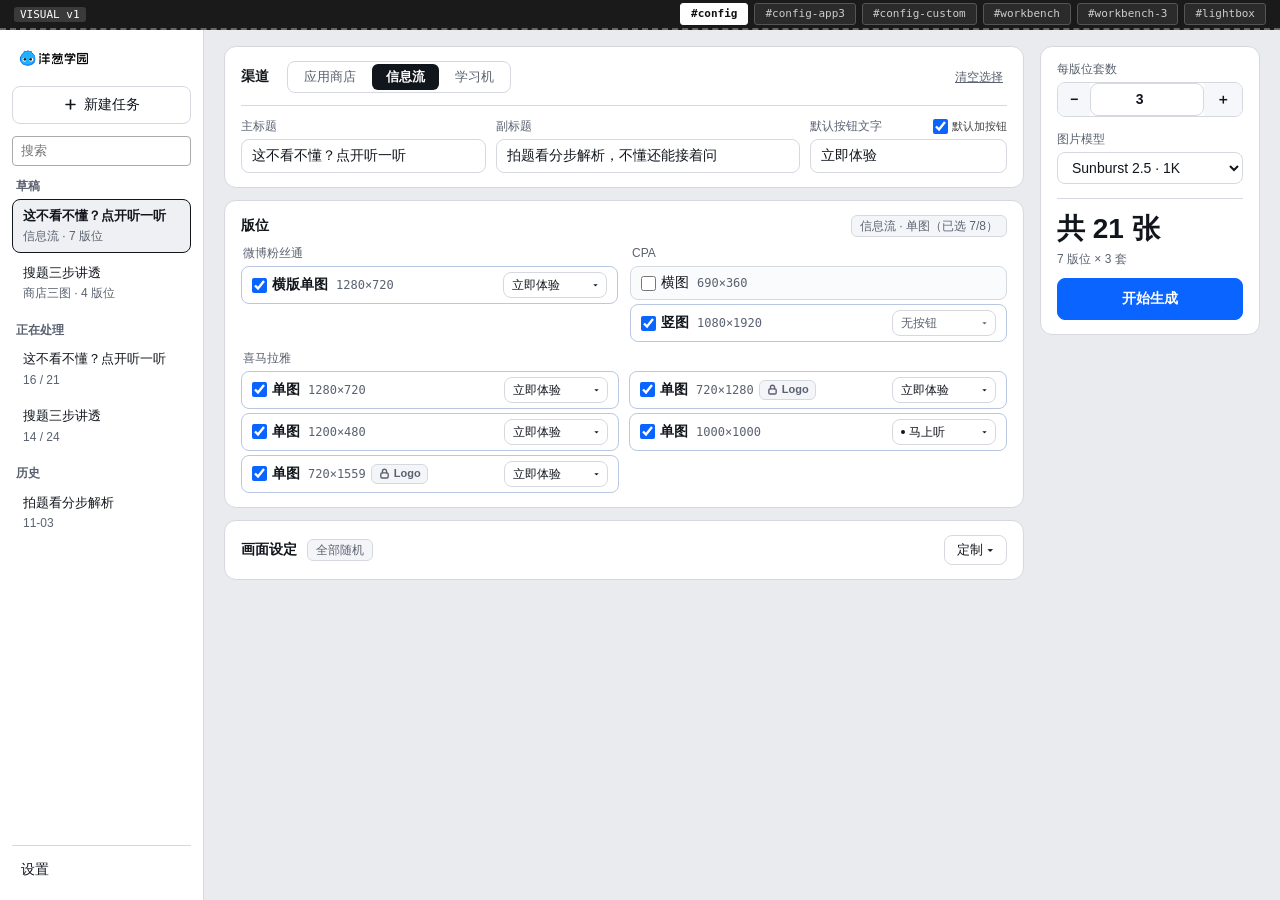
<file: prototype/visual-v1/index.html>
<!DOCTYPE html>
<html lang="zh-CN">
<head>
  <meta charset="UTF-8" />
  <meta name="viewport" content="width=device-width, initial-scale=1.0" />
  <title>洋葱学园 · 广告图工作台（visual-v1）</title>
  <link rel="stylesheet" href="wireframe.css?v=12" />
  <link rel="stylesheet" href="visual.css?v=12" />
</head>
<body>
  <!-- 原型导航栏（独立于产品界面） -->
  <header class="proto-bar" aria-label="原型导航">
    <div class="proto-bar-left">
      <span class="proto-badge">VISUAL v1</span>
    </div>
    <nav class="proto-nav">
      <a class="proto-link active" href="#config">#config</a>
      <a class="proto-link" href="#config-app3">#config-app3</a>
      <a class="proto-link" href="#config-custom">#config-custom</a>
      <a class="proto-link" href="#workbench">#workbench</a>
      <a class="proto-link" href="#workbench-3">#workbench-3</a>
      <a class="proto-link" href="#lightbox">#lightbox</a>
    </nav>
  </header>

  <!-- 产品全局框架 -->
  <div class="app-shell">
    <!-- 全局左侧栏：新建任务、搜索、草稿、正在处理、历史、设置 -->
    <aside class="global-sidebar" aria-label="全局侧栏">
      <div class="sidebar-brand">
        <img src="assets/logo.png" alt="洋葱学园" class="sidebar-logo-img" />
      </div>
      <button type="button" class="new-task-btn" onclick="location.hash='#config'">
        <svg class="ui-icon" viewBox="0 0 16 16" aria-hidden="true"><path d="M8 3.25v9.5M3.25 8h9.5"/></svg>
        <span>新建任务</span>
      </button>
      <input type="search" class="sidebar-search" placeholder="搜索" />

      <div class="sidebar-groups">
        <div class="sidebar-group">
          <div class="sidebar-group-title">草稿</div>
          <ul class="sidebar-list">
            <li id="sidebar-active-draft" class="sidebar-item active" onclick="location.hash='#config'">
              <span class="sidebar-item-title">这不看不懂？点开听一听</span>
              <span class="sidebar-item-meta">信息流 · 7 版位</span>
            </li>
            <li id="sidebar-draft-app3" class="sidebar-item" onclick="location.hash='#config-app3'">
              <span class="sidebar-item-title">搜题三步讲透</span>
              <span class="sidebar-item-meta">商店三图 · 4 版位</span>
            </li>
          </ul>
        </div>

        <div class="sidebar-group">
          <div class="sidebar-group-title">正在处理</div>
          <ul class="sidebar-list">
            <li id="sidebar-active-processing" class="sidebar-item" onclick="location.hash='#workbench'">
              <span class="sidebar-item-title">这不看不懂？点开听一听</span>
              <span class="sidebar-item-meta">16 / 21</span>
            </li>
            <li id="sidebar-proc-app3" class="sidebar-item" onclick="location.hash='#workbench-3'">
              <span class="sidebar-item-title">搜题三步讲透</span>
              <span class="sidebar-item-meta">14 / 24</span>
            </li>
          </ul>
        </div>

        <div class="sidebar-group">
          <div class="sidebar-group-title">历史</div>
          <ul class="sidebar-list">
            <li class="sidebar-item" onclick="location.hash='#workbench'">
              <span class="sidebar-item-title">拍题看分步解析</span>
              <span class="sidebar-item-meta">11-03</span>
            </li>
          </ul>
        </div>
      </div>

      <div class="sidebar-footer">
        <button type="button" class="sidebar-settings-btn">设置</button>
      </div>
    </aside>

    <!-- 主工作区 -->
    <main class="stage-container">
      <!-- =====================================================
           页面 1：一屏配置 (#config & #config-custom)
           ===================================================== -->
      <section id="screen-config" class="view-screen active">
        <div id="config-body" class="config-body">
          <!-- 左侧主角区：图片形式与文案 + 版位 + 画面设定 -->
          <div class="config-main-col">
            <!-- 区块 A：渠道（第一行单选） + 形式（仅应用商店显示） + 文案 + 全局按钮文字 -->
            <div class="panel-card">
              <div class="channel-format-header">
                <div class="ctrl-row">
                  <span class="row-label">渠道</span>
                  <div class="seg-group" id="channel-seg-group" role="group" aria-label="投放渠道">
                    <button type="button" class="seg-btn" data-channel="appstore">应用商店</button>
                    <button type="button" class="seg-btn active" data-channel="feed">信息流</button>
                    <button type="button" class="seg-btn" data-channel="device">学习机</button>
                  </div>
                  <button type="button" id="clear-channel-btn" class="link-btn ml-auto" title="演示未选渠道置灰态">清空选择</button>
                </div>

                <div class="ctrl-row" id="format-row" style="display: none;">
                  <span class="row-label">形式</span>
                  <div class="seg-group" id="format-seg-group" role="group" aria-label="图片形式">
                    <button type="button" class="seg-btn active" data-format="single">单图</button>
                    <button type="button" class="seg-btn" data-format="double">双图</button>
                    <button type="button" class="seg-btn" data-format="triple">三图</button>
                  </div>
                </div>
              </div>

              <!-- 渠道选好前或选学习机时，下方文案受控 -->
              <div id="copy-section-wrap" class="channel-dependent">
                <!-- 单图文案：主标题 + 副标题 + 按钮文字 -->
                <div id="copy-single" class="copy-grid-single">
                  <label class="field-item">
                    <span class="field-label">主标题</span>
                    <input id="input-main-title" type="text" value="这不看不懂？点开听一听" />
                  </label>
                  <label class="field-item">
                    <span class="field-label">副标题</span>
                    <input id="input-sub-title" type="text" value="拍题看分步解析，不懂还能接着问" />
                  </label>
                  <div class="field-item" id="global-cta-box">
                    <div class="field-label-row">
                      <span class="field-label">默认按钮文字</span>
                      <label class="inline-toggle">
                        <input type="checkbox" id="global-cta-enabled" checked />
                        <span>默认加按钮</span>
                      </label>
                    </div>
                    <input id="global-cta-input" type="text" value="立即体验" />
                  </div>
                </div>

                <!-- 双图/三图文案：句 1、句 2、（句 3） + 按钮文字 -->
                <div id="copy-multi" class="copy-grid-multi" style="display: none;">
                  <label class="field-item">
                    <span class="field-label">句 1</span>
                    <input id="input-line-1" type="text" value="遇到难题别发愁，拍一下就有思路" />
                  </label>
                  <label class="field-item">
                    <span class="field-label">句 2</span>
                    <input id="input-line-2" type="text" value="动画分步讲透考点，比看答案更懂" />
                  </label>
                  <label class="field-item" id="copy-multi-line3" style="display: none;">
                    <span class="field-label">句 3</span>
                    <input id="input-line-3" type="text" value="举一反三练同类题，下次考到稳拿分" />
                  </label>
                  <div class="field-item">
                    <div class="field-label-row">
                      <span class="field-label">默认按钮文字</span>
                      <label class="inline-toggle">
                        <input type="checkbox" id="global-cta-enabled-multi" checked />
                        <span>默认加按钮</span>
                      </label>
                    </div>
                    <input id="global-cta-input-multi" type="text" value="立即体验" />
                  </div>
                </div>
              </div>
            </div>

            <!-- 区块 B：版位（取决于 渠道 × 形式，紧凑对齐列表行） -->
            <div class="panel-card placements-card channel-dependent" id="placements-panel">
              <div class="placements-header-bar">
                <span class="section-label">版位</span>
                <span id="placement-combo-badge" class="combo-badge">信息流 · 单图（已选 7/8）</span>
              </div>

              <!-- 列表容器：按平台分组双列排布，默认静态渲染信息流·单图 -->
              <div id="placement-rows-container" class="platform-groups-grid">
                <div class="platform-group">
                  <div class="platform-group-title">微博粉丝通</div>
                  <div class="platform-items-list">
                    <div class="placement-row checked" data-id="feed-wb" data-cta-mode="inherit" data-cta-custom="">
                      <label class="row-check-label">
                        <input type="checkbox" class="placement-checkbox" checked />
                        <span class="row-name">横版单图</span>
                      </label>
                      <span class="row-size-cell"><span class="row-size">1280×720</span></span>
                      <div class="row-trailing">
                        <button type="button" class="chip-cta mode-inherit"><span class="chip-cta-label">立即体验</span><span class="chip-cta-caret">▾</span></button>
                      </div>
                    </div>
                  </div>
                </div>

                <div class="platform-group">
                  <div class="platform-group-title">CPA</div>
                  <div class="platform-items-list">
                    <div class="placement-row" data-id="feed-cpa-h" data-cta-mode="inherit" data-cta-custom="">
                      <label class="row-check-label">
                        <input type="checkbox" class="placement-checkbox" />
                        <span class="row-name">横图</span>
                      </label>
                      <span class="row-size-cell"><span class="row-size">690×360</span></span>
                      <div class="row-trailing">
                        <button type="button" class="chip-cta mode-inherit"><span class="chip-cta-label">立即体验</span><span class="chip-cta-caret">▾</span></button>
                      </div>
                    </div>
                    <div class="placement-row checked" data-id="feed-cpa-v" data-cta-mode="none" data-cta-custom="">
                      <label class="row-check-label">
                        <input type="checkbox" class="placement-checkbox" checked />
                        <span class="row-name">竖图</span>
                      </label>
                      <span class="row-size-cell"><span class="row-size">1080×1920</span></span>
                      <div class="row-trailing">
                        <button type="button" class="chip-cta mode-none"><span class="chip-cta-label">无按钮</span><span class="chip-cta-caret">▾</span></button>
                      </div>
                    </div>
                  </div>
                </div>

                <div class="platform-group span-2">
                  <div class="platform-group-title">喜马拉雅</div>
                  <div class="platform-items-list grid-2col">
                    <div class="placement-row checked" data-id="feed-xm-1280" data-cta-mode="inherit" data-cta-custom="">
                      <label class="row-check-label">
                        <input type="checkbox" class="placement-checkbox" checked />
                        <span class="row-name">单图</span>
                      </label>
                      <span class="row-size-cell"><span class="row-size">1280×720</span></span>
                      <div class="row-trailing">
                        <button type="button" class="chip-cta mode-inherit"><span class="chip-cta-label">立即体验</span><span class="chip-cta-caret">▾</span></button>
                      </div>
                    </div>
                    <div class="placement-row checked" data-id="feed-xm-720x1280" data-cta-mode="inherit" data-cta-custom="" data-force-logo="true">
                      <label class="row-check-label">
                        <input type="checkbox" class="placement-checkbox" checked />
                        <span class="row-name">单图</span>
                      </label>
                      <span class="row-size-cell"><span class="row-size">720×1280</span><span class="logo-lock-icon" title="固定带 Logo">🔒Logo</span></span>
                      <div class="row-trailing">
                        <button type="button" class="chip-cta mode-inherit"><span class="chip-cta-label">立即体验</span><span class="chip-cta-caret">▾</span></button>
                      </div>
                    </div>
                    <div class="placement-row checked" data-id="feed-xm-1200x480" data-cta-mode="inherit" data-cta-custom="">
                      <label class="row-check-label">
                        <input type="checkbox" class="placement-checkbox" checked />
                        <span class="row-name">单图</span>
                      </label>
                      <span class="row-size-cell"><span class="row-size">1200×480</span></span>
                      <div class="row-trailing">
                        <button type="button" class="chip-cta mode-inherit"><span class="chip-cta-label">立即体验</span><span class="chip-cta-caret">▾</span></button>
                      </div>
                    </div>
                    <div class="placement-row checked" data-id="feed-xm-1000" data-cta-mode="custom" data-cta-custom="马上听">
                      <label class="row-check-label">
                        <input type="checkbox" class="placement-checkbox" checked />
                        <span class="row-name">单图</span>
                      </label>
                      <span class="row-size-cell"><span class="row-size">1000×1000</span></span>
                      <div class="row-trailing">
                        <button type="button" class="chip-cta mode-custom"><span class="chip-cta-label">马上听</span><span class="chip-cta-caret">▾</span></button>
                      </div>
                    </div>
                    <div class="placement-row checked" data-id="feed-xm-720x1559" data-cta-mode="inherit" data-cta-custom="" data-force-logo="true">
                      <label class="row-check-label">
                        <input type="checkbox" class="placement-checkbox" checked />
                        <span class="row-name">单图</span>
                      </label>
                      <span class="row-size-cell"><span class="row-size">720×1559</span><span class="logo-lock-icon" title="固定带 Logo">🔒Logo</span></span>
                      <div class="row-trailing">
                        <button type="button" class="chip-cta mode-inherit"><span class="chip-cta-label">立即体验</span><span class="chip-cta-caret">▾</span></button>
                      </div>
                    </div>
                  </div>
                </div>
              </div>

              <!-- 学习机空态占位 -->
              <div id="device-empty-state" class="device-empty-box" style="display: none;">
                学习机版位暂未接入
              </div>

              <!-- 单个版位按钮文字紧凑下拉菜单（3 选项：跟随统一 / 自定义 / 无按钮） -->
              <div id="cta-popover" class="cta-dropdown-menu" style="display: none;">
                <button type="button" id="cta-opt-inherit" class="cta-menu-item">跟随统一<span id="cta-inherit-text" class="cta-menu-current"> · 立即体验</span></button>
                <button type="button" id="cta-opt-custom" class="cta-menu-item">自定义</button>
                <button type="button" id="cta-opt-none" class="cta-menu-item">无按钮</button>
              </div>
            </div>

            <!-- 区块 C1：画面设定（默认收起，只占极小一行空间） -->
            <div id="scene-setting-compact" class="panel-card compact-scene-bar channel-dependent">
              <div class="scene-summary-left">
                <span class="section-label">画面设定</span>
                <span class="scene-pill">全部随机</span>
              </div>
              <button type="button" id="open-custom-btn" class="btn-sm">定制 ▾</button>
            </div>

            <!-- 区块 C2：画面设定（#config-custom 展开定制） -->
            <div id="scene-setting-expanded" class="panel-card custom-scene-panel channel-dependent" style="display: none;">
              <div class="custom-panel-top">
                <div class="custom-source-bar">
                  <span class="section-label">画面设定</span>
                  <div class="seg-group" id="source-seg-group" role="group" aria-label="画面来源">
                    <button type="button" class="seg-btn" data-source="random">随机</button>
                    <button type="button" class="seg-btn active" data-source="ref">按参考图</button>
                  </div>
                </div>
                <button type="button" id="collapse-custom-btn" class="btn-sm">收起 ▴</button>
              </div>

              <!-- 按参考图：三个固定上传位 -->
              <div id="ref-upload-grid" class="upload-cards-grid">
                <!-- 1. 参考风格（默认展示待确认状态：可删/加标签 + 确认按钮） -->
                <div class="upload-slot-card uploaded" id="style-slot-card">
                  <div class="slot-header">
                    <span class="slot-title">参考风格</span>
                    <button type="button" class="slot-clear-btn" id="toggle-style-upload-btn">移除</button>
                  </div>
                  <div class="slot-body-uploaded" id="style-uploaded-view">
                    <div class="ratio-thumb-4x3">
                      <img class="sample-img" src="assets/samples/feed-1280x720-1.jpg" alt="参考风格缩略图" />
                    </div>
                    <div class="points-confirm-area" id="points-confirm-area" data-status="pending">
                      <div class="points-tag-list" id="points-tag-list">
                        <span class="point-tag">
                          <span class="point-tag-text" contenteditable="true" spellcheck="false">低饱和暖色</span>
                          <button type="button" class="point-tag-del" aria-label="删除">×</button>
                        </span>
                        <span class="point-tag">
                          <span class="point-tag-text" contenteditable="true" spellcheck="false">水彩笔触</span>
                          <button type="button" class="point-tag-del" aria-label="删除">×</button>
                        </span>
                        <span class="point-tag">
                          <span class="point-tag-text" contenteditable="true" spellcheck="false">柔和顶光</span>
                          <button type="button" class="point-tag-del" aria-label="删除">×</button>
                        </span>
                        <button type="button" id="add-point-btn" class="point-add-btn">＋ 添加要点</button>
                      </div>
                      <div class="points-action-row">
                        <button type="button" id="confirm-points-btn" class="btn-sm">确认</button>
                        <button type="button" id="edit-points-link" class="link-btn" style="display: none;">修改</button>
                      </div>
                    </div>
                  </div>
                  <div class="dropzone-box" id="style-empty-view" style="display: none;">＋ 上传 1 张</div>
                  <input type="text" class="slot-note-input" placeholder="补充说明" />
                </div>

                <!-- 2. 参考排版 -->
                <div class="upload-slot-card">
                  <div class="slot-header">
                    <span class="slot-title">参考排版</span>
                  </div>
                  <div class="dropzone-box">＋ 上传 1 张</div>
                  <input type="text" class="slot-note-input" placeholder="补充说明" />
                </div>

                <!-- 3. 产品界面 -->
                <div class="upload-slot-card">
                  <div class="slot-header">
                    <span class="slot-title">产品界面</span>
                  </div>
                  <div class="dropzone-box">＋ 上传 1 张</div>
                  <input type="text" class="slot-note-input" placeholder="补充说明" />
                </div>
              </div>

              <!-- 画风锁定 + IP角色 + Logo + 标题字体 -->
              <div class="custom-controls-row">
                <div class="ctrl-group">
                  <span class="field-label">画风</span>
                  <span id="style-lock-pill" class="style-status-pill">随机</span>
                </div>

                <div class="ctrl-group">
                  <span class="field-label">IP 角色</span>
                  <select id="ip-mode-select">
                    <option value="random" selected>随机</option>
                    <option value="custom">指定</option>
                    <option value="none">不用</option>
                  </select>
                  <div id="ip-roster-pills" class="ip-roster" style="display: none;">
                    <label class="mini-check"><input type="checkbox" checked /><span>豆包</span></label>
                    <label class="mini-check"><input type="checkbox" /><span>上官</span></label>
                    <label class="mini-check"><input type="checkbox" /><span>小锤</span></label>
                    <label class="mini-check"><input type="checkbox" /><span>雷婷</span></label>
                    <label class="mini-check"><input type="checkbox" checked /><span>豆花</span></label>
                    <label class="mini-check"><input type="checkbox" /><span>狗蛋</span></label>
                  </div>
                </div>

                <div class="ctrl-group">
                  <span class="field-label">Logo</span>
                  <div class="seg-group seg-sm" id="global-logo-seg">
                    <button type="button" class="seg-btn active" data-logo="use">使用</button>
                    <button type="button" class="seg-btn" data-logo="none">不用</button>
                  </div>
                </div>

                <div class="ctrl-group">
                  <span class="field-label">标题字体</span>
                  <div class="seg-group seg-sm">
                    <button type="button" class="seg-btn active">随机</button>
                    <button type="button" class="seg-btn">不用</button>
                  </div>
                </div>
              </div>
            </div>
          </div>

          <!-- 右侧生成动作栏：套数（1–20）+ 模型 + 共 N 张 + 开始生成 -->
          <aside class="config-action-col channel-dependent" id="config-action-col" aria-label="生成操作区">
            <div class="action-card">
              <div class="field-item">
                <span class="field-label">每版位套数</span>
                <div class="stepper-control">
                  <button type="button" id="sets-minus-btn" class="stepper-btn">−</button>
                  <input type="number" id="sets-input" class="stepper-input" min="1" max="20" value="3" />
                  <button type="button" id="sets-plus-btn" class="stepper-btn">＋</button>
                </div>
              </div>

              <div class="field-item">
                <span class="field-label">图片模型</span>
                <select id="model-select">
                  <option value="gpt-image-2.5-sunburst-1k" selected>Sunburst 2.5 · 1K</option>
                  <option value="gpt-image-2-1k">GPT Image 2 · 1K</option>
                </select>
              </div>

              <div class="total-action-box">
                <div id="summary-total-images" class="total-count-text">共 21 张</div>
                <div id="summary-formula-sub" class="total-formula-sub">7 版位 × 3 套</div>
                <button type="button" id="start-gen-btn" class="btn-primary start-gen-btn">开始生成</button>
              </div>
            </div>
          </aside>
        </div>
      </section>

      <!-- =====================================================
           页面 2：挑选工作台 (#workbench & #workbench-3)
           ===================================================== -->
      <section id="screen-workbench" class="view-screen">
        <!-- 紧凑顶栏 -->
        <div class="top-header">
          <div class="workbench-header-left">
            <span id="wb-task-title" class="workbench-task-title">这不看不懂？点开听一听</span>
            <span id="wb-progress-pill" class="workbench-progress-pill">已出 16 / 21 张</span>
          </div>
          <div class="workbench-header-actions">
            <button type="button" id="btn-edit-config">修改配置</button>
            <button type="button" onclick="location.hash='#config'">复制为新任务</button>
          </div>
        </div>

        <!-- 主体：左侧版位目录 + 右侧等比大图并排画廊 -->
        <div class="workbench-main">
          <!-- 版位目录 -->
          <aside class="placement-dir" aria-label="版位目录">
            <label class="dir-top-switch">
              <input type="checkbox" id="auto-jump-checkbox" checked />
              <span>勾完自动跳下一版位</span>
            </label>
            <ul class="dir-list" id="dir-list-feed">
              <li class="dir-item active" data-placement-title="喜马拉雅 单图 720×1559" data-force-logo="true" data-selected="1">
                <div class="dir-item-main">
                  <span class="dir-item-name">喜马拉雅 单图</span>
                  <span class="dir-item-size">720×1559</span>
                </div>
                <div class="dir-status-cols">
                  <div class="dir-col-progress"><span class="dir-problem-text">1 问题</span></div>
                  <div class="dir-col-selected"><span id="active-dir-selected-badge" class="badge-selected">✓ 1</span></div>
                </div>
              </li>

              <li class="dir-item" data-placement-title="微博粉丝通 横版单图 1280×720" data-selected="1">
                <div class="dir-item-main">
                  <span class="dir-item-name">微博粉丝通 横版单图</span>
                  <span class="dir-item-size">1280×720</span>
                </div>
                <div class="dir-status-cols">
                  <div class="dir-col-progress"></div>
                  <div class="dir-col-selected"><span class="badge-selected">✓ 1</span></div>
                </div>
              </li>

              <li class="dir-item" data-placement-title="喜马拉雅 单图 1280×720" data-selected="0">
                <div class="dir-item-main">
                  <span class="dir-item-name">喜马拉雅 单图</span>
                  <span class="dir-item-size">1280×720</span>
                </div>
                <div class="dir-status-cols">
                  <div class="dir-col-progress"></div>
                  <div class="dir-col-selected"><span class="badge-unselected-ready">0/3 待选</span></div>
                </div>
              </li>

              <li class="dir-item" data-placement-title="喜马拉雅 单图 720×1280" data-force-logo="true" data-selected="1">
                <div class="dir-item-main">
                  <span class="dir-item-name">喜马拉雅 单图</span>
                  <span class="dir-item-size">720×1280</span>
                </div>
                <div class="dir-status-cols">
                  <div class="dir-col-progress"></div>
                  <div class="dir-col-selected"><span class="badge-selected">✓ 1</span></div>
                </div>
              </li>

              <li class="dir-item" data-placement-title="喜马拉雅 单图 1200×480" data-selected="0">
                <div class="dir-item-main">
                  <span class="dir-item-name">喜马拉雅 单图</span>
                  <span class="dir-item-size">1200×480</span>
                </div>
                <div class="dir-status-cols">
                  <div class="dir-col-progress"><span class="dir-problem-text">1 问题</span></div>
                  <div class="dir-col-selected"><span class="badge-unselected-ready">0/2 待选</span></div>
                </div>
              </li>

              <li class="dir-item" data-placement-title="喜马拉雅 单图 1000×1000" data-selected="1">
                <div class="dir-item-main">
                  <span class="dir-item-name">喜马拉雅 单图</span>
                  <span class="dir-item-size">1000×1000</span>
                </div>
                <div class="dir-status-cols">
                  <div class="dir-col-progress"></div>
                  <div class="dir-col-selected"><span class="badge-selected">✓ 1</span></div>
                </div>
              </li>

              <li class="dir-item" data-placement-title="CPA 竖图 1080×1920" data-selected="0">
                <div class="dir-item-main">
                  <span class="dir-item-name">CPA 竖图</span>
                  <span class="dir-item-size">1080×1920</span>
                </div>
                <div class="dir-status-cols">
                  <div class="dir-col-progress">
                    <div class="dir-gen-progress">
                      <span>1/3</span>
                      <span class="mini-progress-track"><span class="mini-progress-fill" style="width: 33%;"></span></span>
                    </div>
                  </div>
                  <div class="dir-col-selected"></div>
                </div>
              </li>
            </ul>

            <!-- #workbench-3 目录 -->
            <ul class="dir-list" id="dir-list-app3" style="display: none;">
              <li class="dir-item active" data-placement-title="OPPO 横版三图 320×210" data-selected="1">
                <div class="dir-item-main">
                  <span class="dir-item-name">OPPO 横版三图</span>
                  <span class="dir-item-size">320×210</span>
                </div>
                <div class="dir-status-cols">
                  <div class="dir-col-progress">
                    <div class="dir-gen-progress">
                      <span>1/3</span>
                      <span class="mini-progress-track"><span class="mini-progress-fill" style="width: 33%;"></span></span>
                    </div>
                  </div>
                  <div class="dir-col-selected"><span id="app3-dir-selected-badge" class="badge-selected">✓ 1</span></div>
                </div>
              </li>
              <li class="dir-item" data-placement-title="vivo 搜索三图 320×211" data-selected="1">
                <div class="dir-item-main">
                  <span class="dir-item-name">vivo 搜索三图</span>
                  <span class="dir-item-size">320×211</span>
                </div>
                <div class="dir-status-cols">
                  <div class="dir-col-progress"></div>
                  <div class="dir-col-selected"><span class="badge-selected">✓ 1</span></div>
                </div>
              </li>
              <li class="dir-item" data-placement-title="小米 搜索三图 320×320" data-selected="0">
                <div class="dir-item-main">
                  <span class="dir-item-name">小米 搜索三图</span>
                  <span class="dir-item-size">320×320</span>
                </div>
                <div class="dir-status-cols">
                  <div class="dir-col-progress"><span class="dir-problem-text">1 问题</span></div>
                  <div class="dir-col-selected"><span class="badge-unselected-ready">0/2 待选</span></div>
                </div>
              </li>
              <li class="dir-item" data-placement-title="荣耀 三图文 1080×1920" data-selected="1">
                <div class="dir-item-main">
                  <span class="dir-item-name">荣耀 三图文</span>
                  <span class="dir-item-size">1080×1920</span>
                </div>
                <div class="dir-status-cols">
                  <div class="dir-col-progress"></div>
                  <div class="dir-col-selected"><span class="badge-selected">✓ 1</span></div>
                </div>
              </li>
            </ul>
          </aside>

          <!-- 右栏：当前版位并排比较 + 底栏 -->
          <div class="workbench-gallery-pane">
            <div class="gallery-header">
              <div id="workbench-current-placement-title" class="gallery-title">喜马拉雅 单图 720×1559</div>
              <button type="button" class="btn-sm btn-with-icon">
                <svg class="ui-icon" viewBox="0 0 16 16" aria-hidden="true"><path d="M8 3.25v9.5M3.25 8h9.5"/></svg>
                <span>再出一套</span>
              </button>
            </div>

            <!-- 画廊 1：#workbench 单图并排 -->
            <div id="gallery-stage-single" class="gallery-cards-stage" data-force-logo="true">
              <!-- 套 1：已完成且已选 -->
              <div id="set-1-card" class="set-card selected">
                <button type="button" id="set-1-check-btn" class="card-check-corner checked" aria-label="勾选此套">
                  <svg class="ui-icon check-svg" viewBox="0 0 16 16" aria-hidden="true"><path d="M3.5 8.25l3 3 6-6.5"/></svg>
                </button>
                <div class="ratio-rect-720x1559 clickable js-open-lightbox sample-sheet">
                  <img class="sample-img" src="assets/samples/xmly-720x1559-1.jpg" alt="喜马拉雅 单图 第 1 套" />
                </div>
                <div class="sheet-dim-caption" title="固定带 Logo">
                  <svg class="ui-icon lock-mini-svg" viewBox="0 0 16 16" aria-hidden="true"><rect x="3.5" y="7.25" width="9" height="6.25" rx="1.5"/><path d="M5.5 7.25V5.25a2.5 2.5 0 0 1 5 0v2"/></svg>
                  <span>Logo</span>
                </div>
              </div>

              <!-- 套 2：生成中（点一下触发从中心向外显影成完成的图） -->
              <div id="set-2-card" class="set-card is-generating" title="点击演示显影完成">
                <button type="button" id="set-2-check-btn" class="card-check-corner" aria-label="勾选此套">
                  <svg class="ui-icon check-svg" viewBox="0 0 16 16" aria-hidden="true"><path d="M3.5 8.25l3 3 6-6.5"/></svg>
                </button>
                <div id="set-2-frame" class="ratio-rect-720x1559 skeleton sample-sheet">
                  <span id="set-2-state-pill" class="slot-state-pill">生成中</span>
                  <div class="developing-reveal-layer">
                    <img class="sample-img" src="assets/samples/xmly-720x1559-1.jpg" alt="喜马拉雅 单图 第 2 套" />
                  </div>
                </div>
                <div class="sheet-dim-caption" title="固定带 Logo">
                  <svg class="ui-icon lock-mini-svg" viewBox="0 0 16 16" aria-hidden="true"><rect x="3.5" y="7.25" width="9" height="6.25" rx="1.5"/><path d="M5.5 7.25V5.25a2.5 2.5 0 0 1 5 0v2"/></svg>
                  <span>Logo</span>
                </div>
              </div>

              <!-- 套 3：需去框（或非去框版位切换为生成失败 + 补齐） -->
              <div id="single-problem-card" class="set-card has-problem is-warning">
                <span id="single-problem-tag" class="problem-corner-tag">需去框</span>
                <div class="ratio-rect-720x1559 problem-canvas sample-sheet">
                  <img class="sample-img" src="assets/samples/xmly-720x1559-2.jpg" alt="喜马拉雅 单图 第 3 套（需去框）" />
                </div>
                <div class="problem-footer-bar">
                  <div id="single-problem-deframe-actions" class="problem-inline-actions">
                    <button type="button" class="btn-sm">重新去框</button>
                    <button type="button" class="btn-sm">整图适配</button>
                  </div>
                  <div id="single-problem-gen-actions" class="problem-inline-actions" style="display: none;">
                    <button type="button" class="btn-sm">补齐</button>
                  </div>
                </div>
              </div>
            </div>

            <!-- 画廊 2：#workbench-3 应用商店三图（OPPO 横版三图 320×210，每套并排图 1/2/3） -->
            <div id="gallery-stage-triple" class="gallery-triple-stage" style="display: none;">
              <!-- 第 1 套：三张都完成（可勾选） -->
              <div id="triple-set-1-card" class="set-card triple-set-card selected">
                <button type="button" id="triple-set-1-check-btn" class="card-check-corner checked" aria-label="勾选此套">
                  <svg class="ui-icon check-svg" viewBox="0 0 16 16" aria-hidden="true"><path d="M3.5 8.25l3 3 6-6.5"/></svg>
                </button>
                <div class="triple-card-top">
                  <span class="triple-set-title">第 1 套</span>
                </div>
                <div class="triple-slots-row">
                  <div class="triple-slot-unit">
                    <div class="triple-img-box done clickable js-open-lightbox sample-sheet">
                      <img class="sample-img" src="assets/samples/oppo3-320x210-1.jpg" alt="OPPO 横版三图 第 1 套 图 1" />
                    </div>
                    <div class="sheet-dim-caption">图 1</div>
                  </div>
                  <div class="triple-slot-unit">
                    <div class="triple-img-box done clickable js-open-lightbox sample-sheet">
                      <img class="sample-img" src="assets/samples/oppo3-320x210-2.jpg" alt="OPPO 横版三图 第 1 套 图 2" />
                    </div>
                    <div class="sheet-dim-caption">图 2</div>
                  </div>
                  <div class="triple-slot-unit">
                    <div class="triple-img-box done clickable js-open-lightbox sample-sheet">
                      <img class="sample-img" src="assets/samples/oppo3-320x210-3.jpg" alt="OPPO 横版三图 第 1 套 图 3" />
                    </div>
                    <div class="sheet-dim-caption">图 3</div>
                  </div>
                </div>
              </div>

              <!-- 第 2 套：图 1 完成，图 2、图 3 生成中 -->
              <div class="set-card triple-set-card">
                <div class="triple-card-top">
                  <span class="triple-set-title">第 2 套</span>
                  <span class="triple-set-status">1/3 生成中</span>
                </div>
                <div class="triple-slots-row">
                  <div class="triple-slot-unit">
                    <div class="triple-img-box done clickable js-open-lightbox sample-sheet">
                      <img class="sample-img" src="assets/samples/oppo3-320x210-4.jpg" alt="OPPO 横版三图 第 2 套 图 1" />
                    </div>
                    <div class="sheet-dim-caption">图 1</div>
                  </div>
                  <div class="triple-slot-unit">
                    <div class="triple-img-box generating sample-sheet">
                      <span class="slot-state-pill">生成中</span>
                    </div>
                    <div class="sheet-dim-caption">图 2</div>
                  </div>
                  <div class="triple-slot-unit">
                    <div class="triple-img-box generating sample-sheet">
                      <span class="slot-state-pill">生成中</span>
                    </div>
                    <div class="sheet-dim-caption">图 3</div>
                  </div>
                </div>
              </div>

              <!-- 第 3 套：图 1 生成中，图 2、图 3 在等图 1 -->
              <div class="set-card triple-set-card">
                <div class="triple-card-top">
                  <span class="triple-set-title">第 3 套</span>
                  <span class="triple-set-status">0/3 生成中</span>
                </div>
                <div class="triple-slots-row">
                  <div class="triple-slot-unit">
                    <div class="triple-img-box generating sample-sheet">
                      <span class="slot-state-pill">生成中</span>
                    </div>
                    <div class="sheet-dim-caption">图 1</div>
                  </div>
                  <div class="triple-slot-unit">
                    <div class="triple-img-box waiting sample-sheet">
                      <span class="slot-wait-pill">等图 1</span>
                    </div>
                    <div class="sheet-dim-caption">图 2</div>
                  </div>
                  <div class="triple-slot-unit">
                    <div class="triple-img-box waiting sample-sheet">
                      <span class="slot-wait-pill">等图 1</span>
                    </div>
                    <div class="sheet-dim-caption">图 3</div>
                  </div>
                </div>
              </div>
            </div>

            <!-- 底部保存栏：左侧事实统计 + 右侧唯一主动作 -->
            <div class="workbench-save-bar">
              <div id="workbench-save-status" class="save-bar-facts">已选 4 套 · 4/7 个版位</div>
              <button type="button" id="workbench-save-btn" class="btn-primary save-main-btn">保存已合格的 4 套</button>
            </div>
          </div>
        </div>
      </section>
    </main>
  </div>

  <!-- =====================================================
       大图弹层 (#lightbox) — 遮罩盖住整个视口
       ===================================================== -->
  <div id="lightbox-overlay" class="lightbox-backdrop" role="dialog" aria-modal="true" aria-label="大图预览">
    <div class="lightbox-stage">
      <button type="button" id="lightbox-prev-btn" class="lightbox-nav-btn" aria-label="上一套">←</button>
      <div class="lightbox-center-col">
        <div class="lightbox-image-frame">
          <img class="sample-img" src="assets/samples/xmly-720x1559-1.jpg" alt="喜马拉雅 单图 720×1559 大图预览" />
        </div>
        <div id="lightbox-counter" class="lightbox-counter">1 / 3</div>
      </div>
      <button type="button" id="lightbox-next-btn" class="lightbox-nav-btn" aria-label="下一套">→</button>
    </div>

    <aside class="lightbox-side-panel">
      <div class="lightbox-panel-top">
        <div class="lightbox-placement-title">喜马拉雅 单图 720×1559</div>
        <button type="button" id="close-lightbox-btn" class="lightbox-close-btn" aria-label="关闭">✕</button>
      </div>

      <div class="lightbox-action-stack">
        <button type="button" id="lightbox-toggle-select-btn" class="lightbox-select-btn checked">
          <span id="lightbox-check-box" class="ui-check-box checked">✓</span>
          <span>选这一套</span>
        </button>
        <button type="button">重出本张</button>
      </div>

      <details class="advanced-details">
        <summary>高级</summary>
        <div class="lightbox-adv-stack">
          <label class="field-item">
            <span class="field-label">提示词</span>
            <textarea class="lightbox-prompt-textarea">720×1559，豆花，主标题「这不看不懂？点开听一听」，副标题「拍题看分步解析，不懂还能接着问」，按钮「立即体验」。</textarea>
          </label>

          <div class="field-item">
            <span class="field-label">参考图</span>
            <div class="ratio-thumb-4x3">4:3</div>
          </div>

          <label class="field-item">
            <span class="field-label">图片版本</span>
            <select>
              <option value="v2" selected>v2 · 去框后</option>
              <option value="v1">v1 · 原图</option>
            </select>
          </label>
        </div>
      </details>
    </aside>
  </div>

  <script src="wireframe.js?v=12"></script>
</body>
</html>
</file>
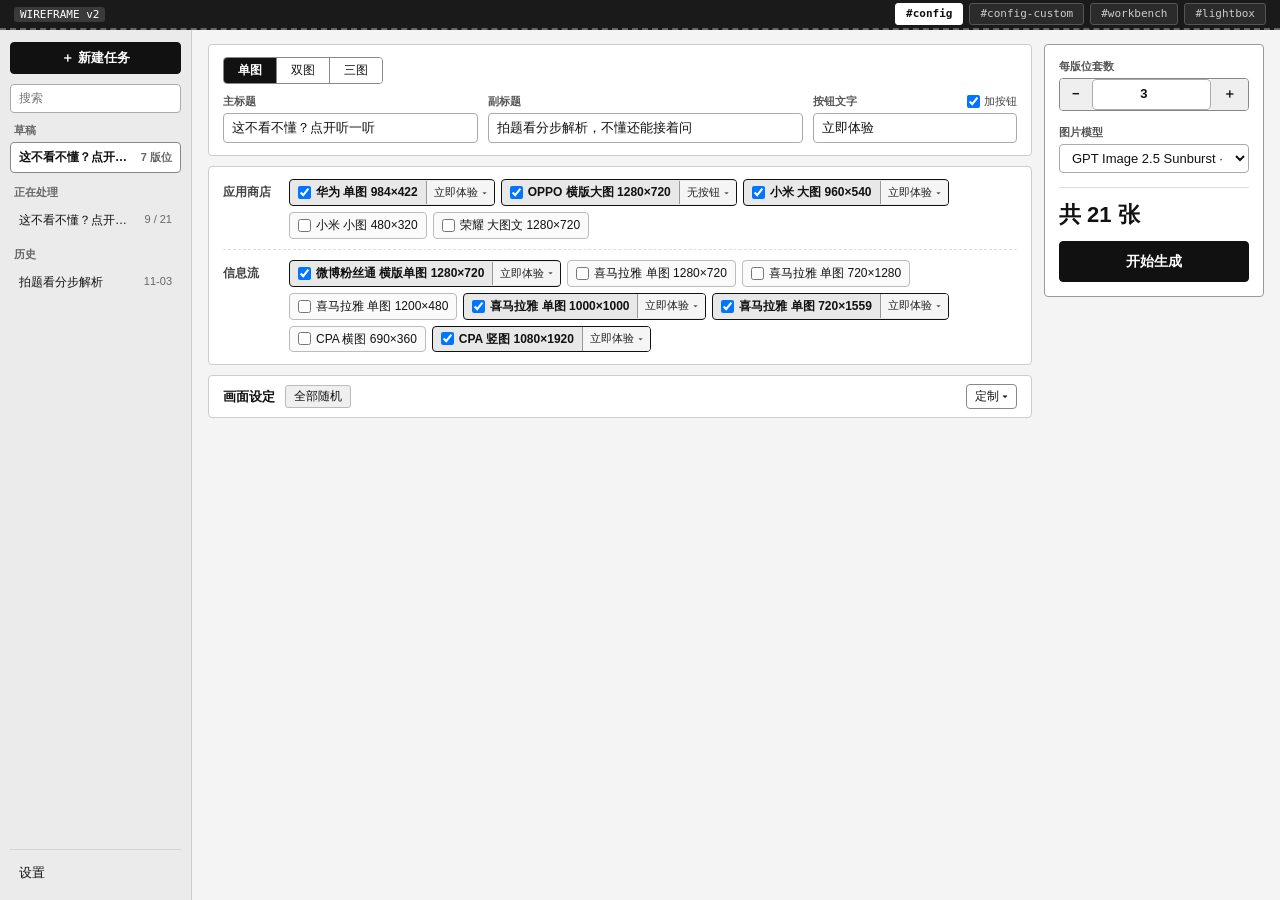
<file: prototype/wireframe-v2/index.html>
<!DOCTYPE html>
<html lang="zh-CN">
<head>
  <meta charset="UTF-8" />
  <meta name="viewport" content="width=device-width, initial-scale=1.0" />
  <title>洋葱学园 · 广告图工作台（wireframe-v2）</title>
  <link rel="stylesheet" href="wireframe.css" />
</head>
<body>
  <!-- 原型导航栏（独立于产品界面） -->
  <header class="proto-bar" aria-label="原型导航">
    <div class="proto-bar-left">
      <span class="proto-badge">WIREFRAME v2</span>
    </div>
    <nav class="proto-nav">
      <a class="proto-link active" href="#config">#config</a>
      <a class="proto-link" href="#config-custom">#config-custom</a>
      <a class="proto-link" href="#workbench">#workbench</a>
      <a class="proto-link" href="#lightbox">#lightbox</a>
    </nav>
  </header>

  <!-- 产品全局框架 -->
  <div class="app-shell">
    <!-- 全局左侧栏：新建任务、搜索、草稿、正在处理、历史、设置 -->
    <aside class="global-sidebar" aria-label="全局侧栏">
      <button type="button" class="btn-primary new-task-btn" onclick="location.hash='#config'">＋ 新建任务</button>
      <input type="search" class="sidebar-search" placeholder="搜索" />

      <div class="sidebar-groups">
        <div class="sidebar-group">
          <div class="sidebar-group-title">草稿</div>
          <ul class="sidebar-list">
            <li id="sidebar-active-draft" class="sidebar-item active" onclick="location.hash='#config'">
              <span class="sidebar-item-title">这不看不懂？点开听一听</span>
              <span class="sidebar-item-meta">7 版位</span>
            </li>
          </ul>
        </div>

        <div class="sidebar-group">
          <div class="sidebar-group-title">正在处理</div>
          <ul class="sidebar-list">
            <li id="sidebar-active-processing" class="sidebar-item" onclick="location.hash='#workbench'">
              <span class="sidebar-item-title">这不看不懂？点开听一听</span>
              <span class="sidebar-item-meta">9 / 21</span>
            </li>
          </ul>
        </div>

        <div class="sidebar-group">
          <div class="sidebar-group-title">历史</div>
          <ul class="sidebar-list">
            <li class="sidebar-item" onclick="location.hash='#workbench'">
              <span class="sidebar-item-title">拍题看分步解析</span>
              <span class="sidebar-item-meta">11-03</span>
            </li>
          </ul>
        </div>
      </div>

      <div class="sidebar-footer">
        <button type="button" class="sidebar-settings-btn">设置</button>
      </div>
    </aside>

    <!-- 主工作区 -->
    <main class="stage-container">
      <!-- =====================================================
           页面 1：一屏配置 (#config & #config-custom)
           ===================================================== -->
      <section id="screen-config" class="view-screen active">
        <div id="config-body" class="config-body">
          <!-- 左侧主角区：图片形式与文案 + 版位 + 画面设定 -->
          <div class="config-main-col">
            <!-- 区块 A：图片形式 + 文案 + 全局按钮文字 -->
            <div class="panel-card">
              <div class="format-bar">
                <div class="seg-group" id="format-seg-group" role="group" aria-label="图片形式">
                  <button type="button" class="seg-btn active" data-format="single">单图</button>
                  <button type="button" class="seg-btn" data-format="double">双图</button>
                  <button type="button" class="seg-btn" data-format="triple">三图</button>
                </div>
              </div>

              <!-- 单图文案：主标题 + 副标题 + 按钮文字 -->
              <div id="copy-single" class="copy-grid-single">
                <label class="field-item">
                  <span class="field-label">主标题</span>
                  <input id="input-main-title" type="text" value="这不看不懂？点开听一听" />
                </label>
                <label class="field-item">
                  <span class="field-label">副标题</span>
                  <input id="input-sub-title" type="text" value="拍题看分步解析，不懂还能接着问" />
                </label>
                <div class="field-item">
                  <div class="field-label-row">
                    <span class="field-label">按钮文字</span>
                    <label class="inline-toggle">
                      <input type="checkbox" id="global-cta-enabled" checked />
                      <span>加按钮</span>
                    </label>
                  </div>
                  <input id="global-cta-input" type="text" value="立即体验" />
                </div>
              </div>

              <!-- 双图/三图文案：2–3 句短句 + 按钮文字（切换形式时显示） -->
              <div id="copy-multi" class="copy-grid-multi" style="display: none;">
                <label class="field-item">
                  <span class="field-label">短句 1</span>
                  <input type="text" value="这不看不懂？点开听一听" />
                </label>
                <label class="field-item">
                  <span class="field-label">短句 2</span>
                  <input type="text" value="拍题看分步解析，不懂还能接着问" />
                </label>
                <label class="field-item" id="copy-multi-line3" style="display: none;">
                  <span class="field-label">短句 3</span>
                  <input type="text" value="立即体验" />
                </label>
              </div>
            </div>

            <!-- 区块 B：版位（按渠道分组多选，已勾选版位支持单独改按钮文字或去掉） -->
            <div class="panel-card placements-card">
              <div class="channel-group">
                <div class="channel-label">应用商店</div>
                <div class="placement-tags">
                  <div class="placement-chip checked" data-cta-mode="inherit" data-cta-custom="">
                    <label class="chip-main">
                      <input type="checkbox" class="placement-checkbox" checked />
                      <span class="chip-name">华为 单图 984×422</span>
                    </label>
                    <button type="button" class="chip-cta" title="单独修改此版位按钮"><span class="chip-cta-label">立即体验</span><span class="chip-cta-caret">▾</span></button>
                  </div>

                  <div class="placement-chip checked" data-cta-mode="none" data-cta-custom="">
                    <label class="chip-main">
                      <input type="checkbox" class="placement-checkbox" checked />
                      <span class="chip-name">OPPO 横版大图 1280×720</span>
                    </label>
                    <button type="button" class="chip-cta" title="单独修改此版位按钮"><span class="chip-cta-label">无按钮</span><span class="chip-cta-caret">▾</span></button>
                  </div>

                  <div class="placement-chip checked" data-cta-mode="inherit" data-cta-custom="">
                    <label class="chip-main">
                      <input type="checkbox" class="placement-checkbox" checked />
                      <span class="chip-name">小米 大图 960×540</span>
                    </label>
                    <button type="button" class="chip-cta" title="单独修改此版位按钮"><span class="chip-cta-label">立即体验</span><span class="chip-cta-caret">▾</span></button>
                  </div>

                  <div class="placement-chip" data-cta-mode="inherit" data-cta-custom="">
                    <label class="chip-main">
                      <input type="checkbox" class="placement-checkbox" />
                      <span class="chip-name">小米 小图 480×320</span>
                    </label>
                    <button type="button" class="chip-cta" title="单独修改此版位按钮"><span class="chip-cta-label">立即体验</span><span class="chip-cta-caret">▾</span></button>
                  </div>

                  <div class="placement-chip" data-cta-mode="inherit" data-cta-custom="">
                    <label class="chip-main">
                      <input type="checkbox" class="placement-checkbox" />
                      <span class="chip-name">荣耀 大图文 1280×720</span>
                    </label>
                    <button type="button" class="chip-cta" title="单独修改此版位按钮"><span class="chip-cta-label">立即体验</span><span class="chip-cta-caret">▾</span></button>
                  </div>
                </div>
              </div>

              <div class="channel-group">
                <div class="channel-label">信息流</div>
                <div class="placement-tags">
                  <div class="placement-chip checked" data-cta-mode="inherit" data-cta-custom="">
                    <label class="chip-main">
                      <input type="checkbox" class="placement-checkbox" checked />
                      <span class="chip-name">微博粉丝通 横版单图 1280×720</span>
                    </label>
                    <button type="button" class="chip-cta" title="单独修改此版位按钮"><span class="chip-cta-label">立即体验</span><span class="chip-cta-caret">▾</span></button>
                  </div>

                  <div class="placement-chip" data-cta-mode="inherit" data-cta-custom="">
                    <label class="chip-main">
                      <input type="checkbox" class="placement-checkbox" />
                      <span class="chip-name">喜马拉雅 单图 1280×720</span>
                    </label>
                    <button type="button" class="chip-cta" title="单独修改此版位按钮"><span class="chip-cta-label">立即体验</span><span class="chip-cta-caret">▾</span></button>
                  </div>

                  <div class="placement-chip" data-cta-mode="inherit" data-cta-custom="">
                    <label class="chip-main">
                      <input type="checkbox" class="placement-checkbox" />
                      <span class="chip-name">喜马拉雅 单图 720×1280</span>
                    </label>
                    <button type="button" class="chip-cta" title="单独修改此版位按钮"><span class="chip-cta-label">立即体验</span><span class="chip-cta-caret">▾</span></button>
                  </div>

                  <div class="placement-chip" data-cta-mode="inherit" data-cta-custom="">
                    <label class="chip-main">
                      <input type="checkbox" class="placement-checkbox" />
                      <span class="chip-name">喜马拉雅 单图 1200×480</span>
                    </label>
                    <button type="button" class="chip-cta" title="单独修改此版位按钮"><span class="chip-cta-label">立即体验</span><span class="chip-cta-caret">▾</span></button>
                  </div>

                  <div class="placement-chip checked" data-cta-mode="inherit" data-cta-custom="">
                    <label class="chip-main">
                      <input type="checkbox" class="placement-checkbox" checked />
                      <span class="chip-name">喜马拉雅 单图 1000×1000</span>
                    </label>
                    <button type="button" class="chip-cta" title="单独修改此版位按钮"><span class="chip-cta-label">立即体验</span><span class="chip-cta-caret">▾</span></button>
                  </div>

                  <div class="placement-chip checked" data-cta-mode="inherit" data-cta-custom="">
                    <label class="chip-main">
                      <input type="checkbox" class="placement-checkbox" checked />
                      <span class="chip-name">喜马拉雅 单图 720×1559</span>
                    </label>
                    <button type="button" class="chip-cta" title="单独修改此版位按钮"><span class="chip-cta-label">立即体验</span><span class="chip-cta-caret">▾</span></button>
                  </div>

                  <div class="placement-chip" data-cta-mode="inherit" data-cta-custom="">
                    <label class="chip-main">
                      <input type="checkbox" class="placement-checkbox" />
                      <span class="chip-name">CPA 横图 690×360</span>
                    </label>
                    <button type="button" class="chip-cta" title="单独修改此版位按钮"><span class="chip-cta-label">立即体验</span><span class="chip-cta-caret">▾</span></button>
                  </div>

                  <div class="placement-chip checked" data-cta-mode="inherit" data-cta-custom="">
                    <label class="chip-main">
                      <input type="checkbox" class="placement-checkbox" checked />
                      <span class="chip-name">CPA 竖图 1080×1920</span>
                    </label>
                    <button type="button" class="chip-cta" title="单独修改此版位按钮"><span class="chip-cta-label">立即体验</span><span class="chip-cta-caret">▾</span></button>
                  </div>
                </div>
              </div>

              <!-- 单个版位按钮文字紧凑下拉菜单 -->
              <div id="cta-popover" class="cta-dropdown-menu" style="display: none;">
                <button type="button" id="cta-opt-inherit" class="cta-menu-item">跟随统一</button>
                <button type="button" id="cta-opt-custom" class="cta-menu-item">自定义…</button>
                <button type="button" id="cta-opt-none" class="cta-menu-item">无按钮</button>
                <div id="cta-custom-editor" class="cta-custom-editor" style="display: none;">
                  <input type="text" id="cta-popover-input" value="立即体验" />
                  <button type="button" id="cta-popover-apply" class="btn-sm btn-primary">确定</button>
                </div>
              </div>
            </div>

            <!-- 区块 C1：画面设定（默认收起，只占极小一行空间） -->
            <div id="scene-setting-compact" class="panel-card compact-scene-bar">
              <div class="scene-summary-left">
                <span class="section-label">画面设定</span>
                <span class="scene-pill">全部随机</span>
              </div>
              <button type="button" id="open-custom-btn" class="btn-sm">定制 ▾</button>
            </div>

            <!-- 区块 C2：画面设定（#config-custom 展开定制） -->
            <div id="scene-setting-expanded" class="panel-card custom-scene-panel" style="display: none;">
              <div class="custom-panel-top">
                <div class="custom-source-bar">
                  <span class="section-label">画面设定</span>
                  <div class="seg-group" id="source-seg-group" role="group" aria-label="画面来源">
                    <button type="button" class="seg-btn" data-source="random">随机</button>
                    <button type="button" class="seg-btn active" data-source="ref">按参考图</button>
                  </div>
                </div>
                <button type="button" id="collapse-custom-btn" class="btn-sm">收起 ▴</button>
              </div>

              <!-- 按参考图：三个固定上传位 -->
              <div id="ref-upload-grid" class="upload-cards-grid">
                <!-- 1. 参考风格（默认展示待确认状态：可删/加标签 + 确认按钮） -->
                <div class="upload-slot-card uploaded" id="style-slot-card">
                  <div class="slot-header">
                    <span class="slot-title">参考风格</span>
                    <button type="button" class="slot-clear-btn" id="toggle-style-upload-btn">移除</button>
                  </div>
                  <div class="slot-body-uploaded" id="style-uploaded-view">
                    <div class="ratio-thumb-4x3">4:3</div>
                    <div class="points-confirm-area" id="points-confirm-area" data-status="pending">
                      <div class="points-tag-list" id="points-tag-list">
                        <span class="point-tag">
                          <span class="point-tag-text" contenteditable="true" spellcheck="false">低饱和暖色</span>
                          <button type="button" class="point-tag-del" aria-label="删除">×</button>
                        </span>
                        <span class="point-tag">
                          <span class="point-tag-text" contenteditable="true" spellcheck="false">水彩笔触</span>
                          <button type="button" class="point-tag-del" aria-label="删除">×</button>
                        </span>
                        <span class="point-tag">
                          <span class="point-tag-text" contenteditable="true" spellcheck="false">柔和顶光</span>
                          <button type="button" class="point-tag-del" aria-label="删除">×</button>
                        </span>
                        <button type="button" id="add-point-btn" class="point-add-btn">＋</button>
                      </div>
                      <div class="points-action-row">
                        <button type="button" id="confirm-points-btn" class="btn-sm btn-primary">确认</button>
                        <button type="button" id="edit-points-link" class="link-btn" style="display: none;">修改</button>
                      </div>
                    </div>
                  </div>
                  <div class="dropzone-box" id="style-empty-view" style="display: none;">＋ 上传 1 张</div>
                  <input type="text" class="slot-note-input" placeholder="补充说明" />
                </div>

                <!-- 2. 参考排版 -->
                <div class="upload-slot-card">
                  <div class="slot-header">
                    <span class="slot-title">参考排版</span>
                  </div>
                  <div class="dropzone-box">＋ 上传 1 张</div>
                  <input type="text" class="slot-note-input" placeholder="补充说明" />
                </div>

                <!-- 3. 产品界面 -->
                <div class="upload-slot-card">
                  <div class="slot-header">
                    <span class="slot-title">产品界面</span>
                  </div>
                  <div class="dropzone-box">＋ 上传 1 张</div>
                  <input type="text" class="slot-note-input" placeholder="补充说明" />
                </div>
              </div>

              <!-- 画风锁定 + IP角色 + Logo + 标题字体 -->
              <div class="custom-controls-row">
                <div class="ctrl-group">
                  <span class="field-label">画风</span>
                  <span id="style-lock-pill" class="style-status-pill">随机</span>
                </div>

                <div class="ctrl-group">
                  <span class="field-label">IP 角色</span>
                  <select id="ip-mode-select">
                    <option value="random" selected>随机</option>
                    <option value="custom">指定</option>
                    <option value="none">不用</option>
                  </select>
                  <div id="ip-roster-pills" class="ip-roster" style="display: none;">
                    <label class="mini-check"><input type="checkbox" checked /><span>豆包</span></label>
                    <label class="mini-check"><input type="checkbox" /><span>上官</span></label>
                    <label class="mini-check"><input type="checkbox" /><span>小锤</span></label>
                    <label class="mini-check"><input type="checkbox" /><span>雷婷</span></label>
                    <label class="mini-check"><input type="checkbox" checked /><span>豆花</span></label>
                    <label class="mini-check"><input type="checkbox" /><span>狗蛋</span></label>
                  </div>
                </div>

                <div class="ctrl-group">
                  <span class="field-label">Logo</span>
                  <div class="seg-group seg-sm">
                    <button type="button" class="seg-btn active">使用</button>
                    <button type="button" class="seg-btn">不用</button>
                  </div>
                </div>

                <div class="ctrl-group">
                  <span class="field-label">标题字体</span>
                  <div class="seg-group seg-sm">
                    <button type="button" class="seg-btn active">随机</button>
                    <button type="button" class="seg-btn">不用</button>
                  </div>
                </div>
              </div>
            </div>
          </div>

          <!-- 右侧生成动作栏：套数（1–20）+ 模型 + 共 N 张 + 开始生成 -->
          <aside class="config-action-col" aria-label="生成操作区">
            <div class="action-card">
              <div class="field-item">
                <span class="field-label">每版位套数</span>
                <div class="stepper-control">
                  <button type="button" id="sets-minus-btn" class="stepper-btn">−</button>
                  <input type="number" id="sets-input" class="stepper-input" min="1" max="20" value="3" />
                  <button type="button" id="sets-plus-btn" class="stepper-btn">＋</button>
                </div>
              </div>

              <div class="field-item">
                <span class="field-label">图片模型</span>
                <select id="model-select">
                  <option value="gpt-image-2.5-sunburst-1k" selected>GPT Image 2.5 Sunburst · 1K</option>
                  <option value="gpt-image-2-1k">GPT Image 2 · 1K</option>
                </select>
              </div>

              <div class="total-action-box">
                <div id="summary-total-images" class="total-count-text">共 21 张</div>
                <button type="button" id="start-gen-btn" class="btn-primary start-gen-btn">开始生成</button>
              </div>
            </div>
          </aside>
        </div>
      </section>

      <!-- =====================================================
           页面 2：挑选工作台 (#workbench)
           ===================================================== -->
      <section id="screen-workbench" class="view-screen">
        <!-- 紧凑顶栏 -->
        <div class="top-header">
          <div class="workbench-header-left">
            <span class="workbench-task-title">这不看不懂？点开听一听</span>
            <span class="workbench-progress-pill">已出 9 / 21 张</span>
          </div>
          <div class="workbench-header-actions">
            <button type="button" id="btn-edit-config">修改配置</button>
            <button type="button" onclick="location.hash='#config'">复制为新任务</button>
          </div>
        </div>

        <!-- 主体：左侧版位目录 + 右侧等比大图并排画廊 -->
        <div class="workbench-main">
          <!-- 版位目录 -->
          <aside class="placement-dir" aria-label="版位目录">
            <label class="dir-top-switch">
              <input type="checkbox" id="auto-jump-checkbox" checked />
              <span>勾完自动跳下一版位</span>
            </label>
            <ul class="dir-list">
              <li class="dir-item active" data-placement-title="喜马拉雅 单图 720×1559">
                <div class="dir-item-main">
                  <span class="dir-item-name">喜马拉雅 单图</span>
                  <span class="dir-item-size">720×1559</span>
                </div>
                <div class="dir-status-cols">
                  <div class="dir-col-progress">
                    <span class="dir-problem-text">1 问题</span>
                  </div>
                  <div class="dir-col-selected">
                    <span id="active-dir-selected-badge" class="badge-selected">✓ 1</span>
                  </div>
                </div>
              </li>

              <li class="dir-item" data-placement-title="华为 单图 984×422">
                <div class="dir-item-main">
                  <span class="dir-item-name">华为 单图</span>
                  <span class="dir-item-size">984×422</span>
                </div>
                <div class="dir-status-cols">
                  <div class="dir-col-progress"></div>
                  <div class="dir-col-selected">
                    <span class="badge-selected">✓ 1</span>
                  </div>
                </div>
              </li>

              <li class="dir-item" data-placement-title="OPPO 横版大图 1280×720">
                <div class="dir-item-main">
                  <span class="dir-item-name">OPPO 横版大图</span>
                  <span class="dir-item-size">1280×720</span>
                </div>
                <div class="dir-status-cols">
                  <div class="dir-col-progress"></div>
                  <div class="dir-col-selected"></div>
                </div>
              </li>

              <li class="dir-item" data-placement-title="小米 大图 960×540">
                <div class="dir-item-main">
                  <span class="dir-item-name">小米 大图</span>
                  <span class="dir-item-size">960×540</span>
                </div>
                <div class="dir-status-cols">
                  <div class="dir-col-progress">
                    <span class="dir-problem-text">1 问题</span>
                  </div>
                  <div class="dir-col-selected"></div>
                </div>
              </li>

              <li class="dir-item" data-placement-title="微博粉丝通 横版单图 1280×720">
                <div class="dir-item-main">
                  <span class="dir-item-name">微博粉丝通 横版单图</span>
                  <span class="dir-item-size">1280×720</span>
                </div>
                <div class="dir-status-cols">
                  <div class="dir-col-progress"></div>
                  <div class="dir-col-selected">
                    <span class="badge-selected">✓ 1</span>
                  </div>
                </div>
              </li>

              <li class="dir-item" data-placement-title="喜马拉雅 单图 1000×1000">
                <div class="dir-item-main">
                  <span class="dir-item-name">喜马拉雅 单图</span>
                  <span class="dir-item-size">1000×1000</span>
                </div>
                <div class="dir-status-cols">
                  <div class="dir-col-progress"></div>
                  <div class="dir-col-selected">
                    <span class="badge-selected">✓ 1</span>
                  </div>
                </div>
              </li>

              <li class="dir-item" data-placement-title="CPA 竖图 1080×1920">
                <div class="dir-item-main">
                  <span class="dir-item-name">CPA 竖图</span>
                  <span class="dir-item-size">1080×1920</span>
                </div>
                <div class="dir-status-cols">
                  <div class="dir-col-progress">
                    <div class="dir-gen-progress">
                      <span>1/3</span>
                      <span class="mini-progress-track"><span class="mini-progress-fill" style="width: 33%;"></span></span>
                    </div>
                  </div>
                  <div class="dir-col-selected"></div>
                </div>
              </li>
            </ul>
          </aside>

          <!-- 右栏：当前版位并排比较 + 底栏 -->
          <div class="workbench-gallery-pane">
            <div class="gallery-header">
              <div id="workbench-current-placement-title" class="gallery-title">喜马拉雅 单图 720×1559</div>
              <button type="button" class="btn-sm">＋ 再出一套</button>
            </div>

            <div class="gallery-cards-stage">
              <!-- 套 1：已完成且已选 -->
              <div id="set-1-card" class="set-card selected">
                <button type="button" id="set-1-check-btn" class="card-check-corner checked" aria-label="勾选此套">✓</button>
                <div class="ratio-rect-720x1559 clickable js-open-lightbox">
                  <div class="ratio-dim-tag">720×1559</div>
                  <div class="wireframe-ad-mock">
                    <div class="ad-mock-title">这不看不懂？点开听一听</div>
                    <div class="ad-mock-sub">拍题看分步解析，不懂还能接着问</div>
                    <div class="ad-mock-cta">立即体验</div>
                  </div>
                </div>
              </div>

              <!-- 套 2：生成中（纯骨架占位，无多余文字） -->
              <div class="set-card is-generating">
                <div class="ratio-rect-720x1559 skeleton">
                  <div class="ratio-dim-tag">720×1559</div>
                </div>
              </div>

              <!-- 套 3：去框失败（醒目问题边框 + 动作按钮，直接在卡片处理） -->
              <div class="set-card has-problem">
                <span class="problem-corner-tag">去框失败</span>
                <div class="ratio-rect-720x1559 problem-canvas">
                  <div class="ratio-dim-tag">720×1559</div>
                  <div class="problem-inline-actions">
                    <button type="button" class="btn-sm btn-primary">重新去框</button>
                    <button type="button" class="btn-sm">整图适配</button>
                  </div>
                </div>
              </div>
            </div>

            <!-- 底部保存栏：左侧事实统计 + 右侧唯一主动作 -->
            <div class="workbench-save-bar">
              <div id="workbench-save-status" class="save-bar-facts">已选 4 套 · 5/7 个版位</div>
              <button type="button" id="workbench-save-btn" class="btn-primary save-main-btn">保存已合格的 4 套</button>
            </div>
          </div>
        </div>
      </section>
    </main>
  </div>

  <!-- =====================================================
       大图弹层 (#lightbox) — 遮罩盖住整个视口
       ===================================================== -->
  <div id="lightbox-overlay" class="lightbox-backdrop" role="dialog" aria-modal="true" aria-label="大图预览">
    <div class="lightbox-stage">
      <button type="button" id="lightbox-prev-btn" class="lightbox-nav-btn" aria-label="上一套">←</button>
      <div class="lightbox-center-col">
        <div class="lightbox-image-frame">
          <div class="ratio-dim-tag">720×1559</div>
          <div class="wireframe-ad-mock">
            <div class="ad-mock-title">这不看不懂？点开听一听</div>
            <div class="ad-mock-sub">拍题看分步解析，不懂还能接着问</div>
            <div class="ad-mock-cta">立即体验</div>
          </div>
        </div>
        <div id="lightbox-counter" class="lightbox-counter">1 / 3</div>
      </div>
      <button type="button" id="lightbox-next-btn" class="lightbox-nav-btn" aria-label="下一套">→</button>
    </div>

    <aside class="lightbox-side-panel">
      <div class="lightbox-panel-top">
        <div class="lightbox-placement-title">喜马拉雅 单图 720×1559</div>
        <button type="button" id="close-lightbox-btn" class="lightbox-close-btn" aria-label="关闭">✕</button>
      </div>

      <div class="lightbox-action-stack">
        <button type="button" id="lightbox-toggle-select-btn" class="lightbox-select-btn checked">
          <span id="lightbox-check-box" class="ui-check-box checked">✓</span>
          <span>选这一套</span>
        </button>
        <button type="button">重出本张</button>
      </div>

      <details class="advanced-details">
        <summary>高级</summary>
        <div class="lightbox-adv-stack">
          <label class="field-item">
            <span class="field-label">提示词</span>
            <textarea class="lightbox-prompt-textarea">720×1559，豆花，主标题「这不看不懂？点开听一听」，副标题「拍题看分步解析，不懂还能接着问」，按钮「立即体验」。</textarea>
          </label>

          <div class="field-item">
            <span class="field-label">参考图</span>
            <div class="ratio-thumb-4x3">4:3</div>
          </div>

          <label class="field-item">
            <span class="field-label">图片版本</span>
            <select>
              <option value="v2" selected>v2 · 去框后</option>
              <option value="v1">v1 · 原图</option>
            </select>
          </label>
        </div>
      </details>
    </aside>
  </div>

  <script src="wireframe.js"></script>
</body>
</html>
</file>
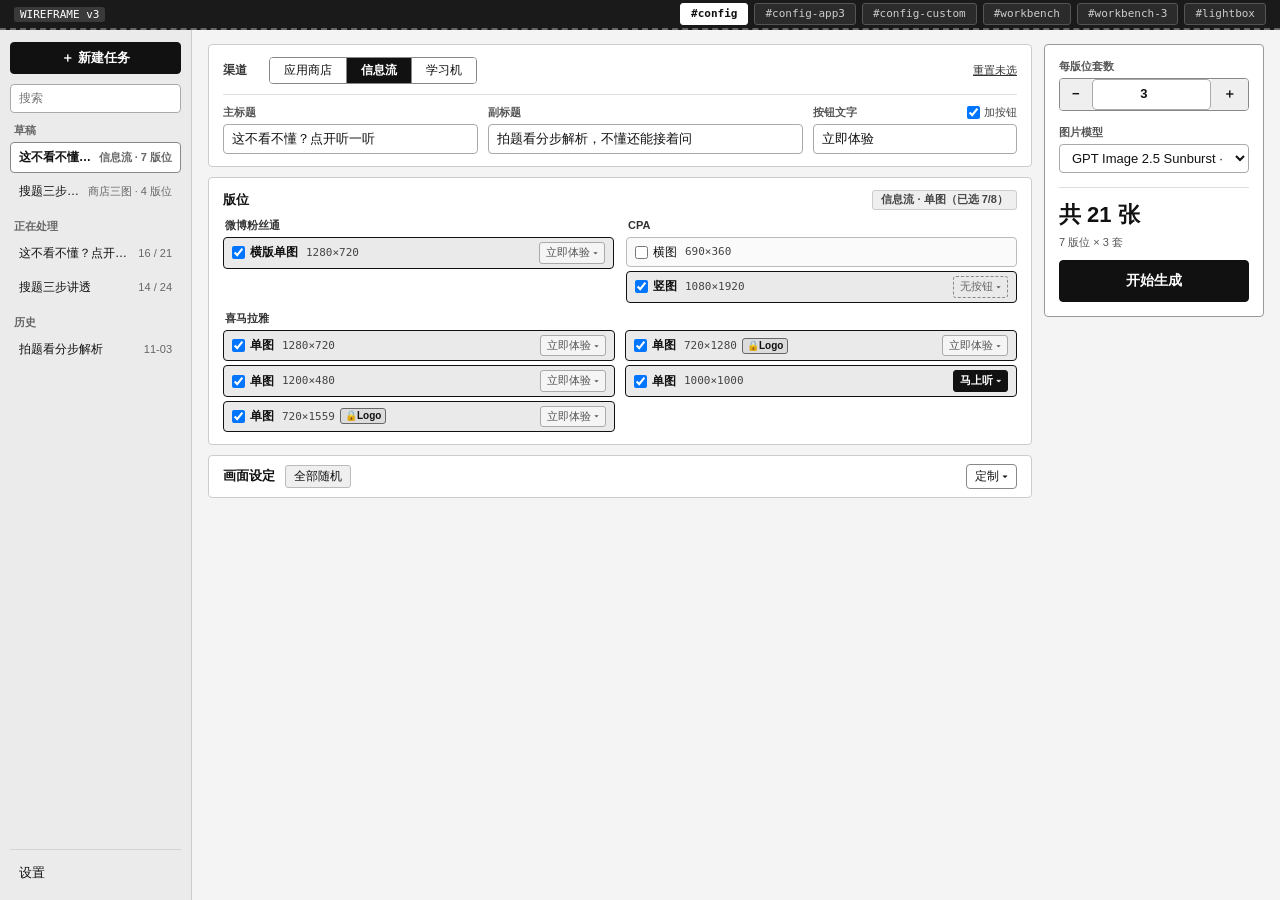
<file: prototype/wireframe-v3/index.html>
<!DOCTYPE html>
<html lang="zh-CN">
<head>
  <meta charset="UTF-8" />
  <meta name="viewport" content="width=device-width, initial-scale=1.0" />
  <title>洋葱学园 · 广告图工作台（wireframe-v3）</title>
  <link rel="stylesheet" href="wireframe.css?v=8" />
</head>
<body>
  <!-- 原型导航栏（独立于产品界面） -->
  <header class="proto-bar" aria-label="原型导航">
    <div class="proto-bar-left">
      <span class="proto-badge">WIREFRAME v3</span>
    </div>
    <nav class="proto-nav">
      <a class="proto-link active" href="#config">#config</a>
      <a class="proto-link" href="#config-app3">#config-app3</a>
      <a class="proto-link" href="#config-custom">#config-custom</a>
      <a class="proto-link" href="#workbench">#workbench</a>
      <a class="proto-link" href="#workbench-3">#workbench-3</a>
      <a class="proto-link" href="#lightbox">#lightbox</a>
    </nav>
  </header>

  <!-- 产品全局框架 -->
  <div class="app-shell">
    <!-- 全局左侧栏：新建任务、搜索、草稿、正在处理、历史、设置 -->
    <aside class="global-sidebar" aria-label="全局侧栏">
      <button type="button" class="btn-primary new-task-btn" onclick="location.hash='#config'">＋ 新建任务</button>
      <input type="search" class="sidebar-search" placeholder="搜索" />

      <div class="sidebar-groups">
        <div class="sidebar-group">
          <div class="sidebar-group-title">草稿</div>
          <ul class="sidebar-list">
            <li id="sidebar-active-draft" class="sidebar-item active" onclick="location.hash='#config'">
              <span class="sidebar-item-title">这不看不懂？点开听一听</span>
              <span class="sidebar-item-meta">信息流 · 7 版位</span>
            </li>
            <li id="sidebar-draft-app3" class="sidebar-item" onclick="location.hash='#config-app3'">
              <span class="sidebar-item-title">搜题三步讲透</span>
              <span class="sidebar-item-meta">商店三图 · 4 版位</span>
            </li>
          </ul>
        </div>

        <div class="sidebar-group">
          <div class="sidebar-group-title">正在处理</div>
          <ul class="sidebar-list">
            <li id="sidebar-active-processing" class="sidebar-item" onclick="location.hash='#workbench'">
              <span class="sidebar-item-title">这不看不懂？点开听一听</span>
              <span class="sidebar-item-meta">16 / 21</span>
            </li>
            <li id="sidebar-proc-app3" class="sidebar-item" onclick="location.hash='#workbench-3'">
              <span class="sidebar-item-title">搜题三步讲透</span>
              <span class="sidebar-item-meta">14 / 24</span>
            </li>
          </ul>
        </div>

        <div class="sidebar-group">
          <div class="sidebar-group-title">历史</div>
          <ul class="sidebar-list">
            <li class="sidebar-item" onclick="location.hash='#workbench'">
              <span class="sidebar-item-title">拍题看分步解析</span>
              <span class="sidebar-item-meta">11-03</span>
            </li>
          </ul>
        </div>
      </div>

      <div class="sidebar-footer">
        <button type="button" class="sidebar-settings-btn">设置</button>
      </div>
    </aside>

    <!-- 主工作区 -->
    <main class="stage-container">
      <!-- =====================================================
           页面 1：一屏配置 (#config & #config-custom)
           ===================================================== -->
      <section id="screen-config" class="view-screen active">
        <div id="config-body" class="config-body">
          <!-- 左侧主角区：图片形式与文案 + 版位 + 画面设定 -->
          <div class="config-main-col">
            <!-- 区块 A：渠道（第一行单选） + 形式（仅应用商店显示） + 文案 + 全局按钮文字 -->
            <div class="panel-card">
              <div class="channel-format-header">
                <div class="ctrl-row">
                  <span class="row-label">渠道</span>
                  <div class="seg-group" id="channel-seg-group" role="group" aria-label="投放渠道">
                    <button type="button" class="seg-btn" data-channel="appstore">应用商店</button>
                    <button type="button" class="seg-btn active" data-channel="feed">信息流</button>
                    <button type="button" class="seg-btn" data-channel="device">学习机</button>
                  </div>
                  <button type="button" id="clear-channel-btn" class="link-btn ml-auto" title="演示未选渠道置灰态">重置未选</button>
                </div>

                <div class="ctrl-row" id="format-row" style="display: none;">
                  <span class="row-label">形式</span>
                  <div class="seg-group" id="format-seg-group" role="group" aria-label="图片形式">
                    <button type="button" class="seg-btn active" data-format="single">单图</button>
                    <button type="button" class="seg-btn" data-format="double">双图</button>
                    <button type="button" class="seg-btn" data-format="triple">三图</button>
                  </div>
                </div>
              </div>

              <!-- 渠道选好前或选学习机时，下方文案受控 -->
              <div id="copy-section-wrap" class="channel-dependent">
                <!-- 单图文案：主标题 + 副标题 + 按钮文字 -->
                <div id="copy-single" class="copy-grid-single">
                  <label class="field-item">
                    <span class="field-label">主标题</span>
                    <input id="input-main-title" type="text" value="这不看不懂？点开听一听" />
                  </label>
                  <label class="field-item">
                    <span class="field-label">副标题</span>
                    <input id="input-sub-title" type="text" value="拍题看分步解析，不懂还能接着问" />
                  </label>
                  <div class="field-item" id="global-cta-box">
                    <div class="field-label-row">
                      <span class="field-label">按钮文字</span>
                      <label class="inline-toggle">
                        <input type="checkbox" id="global-cta-enabled" checked />
                        <span>加按钮</span>
                      </label>
                    </div>
                    <input id="global-cta-input" type="text" value="立即体验" />
                  </div>
                </div>

                <!-- 双图/三图文案：句 1、句 2、（句 3） + 按钮文字 -->
                <div id="copy-multi" class="copy-grid-multi" style="display: none;">
                  <label class="field-item">
                    <span class="field-label">句 1</span>
                    <input id="input-line-1" type="text" value="遇到难题别发愁，拍一下就有思路" />
                  </label>
                  <label class="field-item">
                    <span class="field-label">句 2</span>
                    <input id="input-line-2" type="text" value="动画分步讲透考点，比看答案更懂" />
                  </label>
                  <label class="field-item" id="copy-multi-line3" style="display: none;">
                    <span class="field-label">句 3</span>
                    <input id="input-line-3" type="text" value="举一反三练同类题，下次考到稳拿分" />
                  </label>
                  <div class="field-item">
                    <div class="field-label-row">
                      <span class="field-label">按钮文字</span>
                      <label class="inline-toggle">
                        <input type="checkbox" id="global-cta-enabled-multi" checked />
                        <span>加按钮</span>
                      </label>
                    </div>
                    <input id="global-cta-input-multi" type="text" value="立即体验" />
                  </div>
                </div>
              </div>
            </div>

            <!-- 区块 B：版位（取决于 渠道 × 形式，紧凑对齐列表行） -->
            <div class="panel-card placements-card channel-dependent" id="placements-panel">
              <div class="placements-header-bar">
                <span class="section-label">版位</span>
                <span id="placement-combo-badge" class="combo-badge">信息流 · 单图（已选 7/8）</span>
              </div>

              <!-- 列表容器：按平台分组双列排布，默认静态渲染信息流·单图 -->
              <div id="placement-rows-container" class="platform-groups-grid">
                <div class="platform-group">
                  <div class="platform-group-title">微博粉丝通</div>
                  <div class="platform-items-list">
                    <div class="placement-row checked" data-id="feed-wb" data-cta-mode="inherit" data-cta-custom="">
                      <label class="row-check-label">
                        <input type="checkbox" class="placement-checkbox" checked />
                        <span class="row-name">横版单图</span>
                      </label>
                      <span class="row-size-cell"><span class="row-size">1280×720</span></span>
                      <div class="row-trailing">
                        <button type="button" class="chip-cta mode-inherit"><span class="chip-cta-label">立即体验</span><span class="chip-cta-caret">▾</span></button>
                      </div>
                    </div>
                  </div>
                </div>

                <div class="platform-group">
                  <div class="platform-group-title">CPA</div>
                  <div class="platform-items-list">
                    <div class="placement-row" data-id="feed-cpa-h" data-cta-mode="inherit" data-cta-custom="">
                      <label class="row-check-label">
                        <input type="checkbox" class="placement-checkbox" />
                        <span class="row-name">横图</span>
                      </label>
                      <span class="row-size-cell"><span class="row-size">690×360</span></span>
                      <div class="row-trailing">
                        <button type="button" class="chip-cta mode-inherit"><span class="chip-cta-label">立即体验</span><span class="chip-cta-caret">▾</span></button>
                      </div>
                    </div>
                    <div class="placement-row checked" data-id="feed-cpa-v" data-cta-mode="none" data-cta-custom="">
                      <label class="row-check-label">
                        <input type="checkbox" class="placement-checkbox" checked />
                        <span class="row-name">竖图</span>
                      </label>
                      <span class="row-size-cell"><span class="row-size">1080×1920</span></span>
                      <div class="row-trailing">
                        <button type="button" class="chip-cta mode-none"><span class="chip-cta-label">无按钮</span><span class="chip-cta-caret">▾</span></button>
                      </div>
                    </div>
                  </div>
                </div>

                <div class="platform-group span-2">
                  <div class="platform-group-title">喜马拉雅</div>
                  <div class="platform-items-list grid-2col">
                    <div class="placement-row checked" data-id="feed-xm-1280" data-cta-mode="inherit" data-cta-custom="">
                      <label class="row-check-label">
                        <input type="checkbox" class="placement-checkbox" checked />
                        <span class="row-name">单图</span>
                      </label>
                      <span class="row-size-cell"><span class="row-size">1280×720</span></span>
                      <div class="row-trailing">
                        <button type="button" class="chip-cta mode-inherit"><span class="chip-cta-label">立即体验</span><span class="chip-cta-caret">▾</span></button>
                      </div>
                    </div>
                    <div class="placement-row checked" data-id="feed-xm-720x1280" data-cta-mode="inherit" data-cta-custom="" data-force-logo="true">
                      <label class="row-check-label">
                        <input type="checkbox" class="placement-checkbox" checked />
                        <span class="row-name">单图</span>
                      </label>
                      <span class="row-size-cell"><span class="row-size">720×1280</span><span class="logo-lock-icon" title="固定带 Logo">🔒Logo</span></span>
                      <div class="row-trailing">
                        <button type="button" class="chip-cta mode-inherit"><span class="chip-cta-label">立即体验</span><span class="chip-cta-caret">▾</span></button>
                      </div>
                    </div>
                    <div class="placement-row checked" data-id="feed-xm-1200x480" data-cta-mode="inherit" data-cta-custom="">
                      <label class="row-check-label">
                        <input type="checkbox" class="placement-checkbox" checked />
                        <span class="row-name">单图</span>
                      </label>
                      <span class="row-size-cell"><span class="row-size">1200×480</span></span>
                      <div class="row-trailing">
                        <button type="button" class="chip-cta mode-inherit"><span class="chip-cta-label">立即体验</span><span class="chip-cta-caret">▾</span></button>
                      </div>
                    </div>
                    <div class="placement-row checked" data-id="feed-xm-1000" data-cta-mode="custom" data-cta-custom="马上听">
                      <label class="row-check-label">
                        <input type="checkbox" class="placement-checkbox" checked />
                        <span class="row-name">单图</span>
                      </label>
                      <span class="row-size-cell"><span class="row-size">1000×1000</span></span>
                      <div class="row-trailing">
                        <button type="button" class="chip-cta mode-custom"><span class="chip-cta-label">马上听</span><span class="chip-cta-caret">▾</span></button>
                      </div>
                    </div>
                    <div class="placement-row checked" data-id="feed-xm-720x1559" data-cta-mode="inherit" data-cta-custom="" data-force-logo="true">
                      <label class="row-check-label">
                        <input type="checkbox" class="placement-checkbox" checked />
                        <span class="row-name">单图</span>
                      </label>
                      <span class="row-size-cell"><span class="row-size">720×1559</span><span class="logo-lock-icon" title="固定带 Logo">🔒Logo</span></span>
                      <div class="row-trailing">
                        <button type="button" class="chip-cta mode-inherit"><span class="chip-cta-label">立即体验</span><span class="chip-cta-caret">▾</span></button>
                      </div>
                    </div>
                  </div>
                </div>
              </div>

              <!-- 学习机空态占位 -->
              <div id="device-empty-state" class="device-empty-box" style="display: none;">
                学习机版位暂未接入
              </div>

              <!-- 单个版位按钮文字紧凑下拉菜单（3 选项：跟随统一 / 自定义 / 无按钮） -->
              <div id="cta-popover" class="cta-dropdown-menu" style="display: none;">
                <button type="button" id="cta-opt-inherit" class="cta-menu-item">跟随统一<span id="cta-inherit-text" class="cta-menu-current"> · 立即体验</span></button>
                <button type="button" id="cta-opt-custom" class="cta-menu-item">自定义</button>
                <button type="button" id="cta-opt-none" class="cta-menu-item">无按钮</button>
              </div>
            </div>

            <!-- 区块 C1：画面设定（默认收起，只占极小一行空间） -->
            <div id="scene-setting-compact" class="panel-card compact-scene-bar channel-dependent">
              <div class="scene-summary-left">
                <span class="section-label">画面设定</span>
                <span class="scene-pill">全部随机</span>
              </div>
              <button type="button" id="open-custom-btn" class="btn-sm">定制 ▾</button>
            </div>

            <!-- 区块 C2：画面设定（#config-custom 展开定制） -->
            <div id="scene-setting-expanded" class="panel-card custom-scene-panel channel-dependent" style="display: none;">
              <div class="custom-panel-top">
                <div class="custom-source-bar">
                  <span class="section-label">画面设定</span>
                  <div class="seg-group" id="source-seg-group" role="group" aria-label="画面来源">
                    <button type="button" class="seg-btn" data-source="random">随机</button>
                    <button type="button" class="seg-btn active" data-source="ref">按参考图</button>
                  </div>
                </div>
                <button type="button" id="collapse-custom-btn" class="btn-sm">收起 ▴</button>
              </div>

              <!-- 按参考图：三个固定上传位 -->
              <div id="ref-upload-grid" class="upload-cards-grid">
                <!-- 1. 参考风格（默认展示待确认状态：可删/加标签 + 确认按钮） -->
                <div class="upload-slot-card uploaded" id="style-slot-card">
                  <div class="slot-header">
                    <span class="slot-title">参考风格</span>
                    <button type="button" class="slot-clear-btn" id="toggle-style-upload-btn">移除</button>
                  </div>
                  <div class="slot-body-uploaded" id="style-uploaded-view">
                    <div class="ratio-thumb-4x3">4:3</div>
                    <div class="points-confirm-area" id="points-confirm-area" data-status="pending">
                      <div class="points-tag-list" id="points-tag-list">
                        <span class="point-tag">
                          <span class="point-tag-text" contenteditable="true" spellcheck="false">低饱和暖色</span>
                          <button type="button" class="point-tag-del" aria-label="删除">×</button>
                        </span>
                        <span class="point-tag">
                          <span class="point-tag-text" contenteditable="true" spellcheck="false">水彩笔触</span>
                          <button type="button" class="point-tag-del" aria-label="删除">×</button>
                        </span>
                        <span class="point-tag">
                          <span class="point-tag-text" contenteditable="true" spellcheck="false">柔和顶光</span>
                          <button type="button" class="point-tag-del" aria-label="删除">×</button>
                        </span>
                        <button type="button" id="add-point-btn" class="point-add-btn">添加要点</button>
                      </div>
                      <div class="points-action-row">
                        <button type="button" id="confirm-points-btn" class="btn-sm btn-primary">确认</button>
                        <button type="button" id="edit-points-link" class="link-btn" style="display: none;">修改</button>
                      </div>
                    </div>
                  </div>
                  <div class="dropzone-box" id="style-empty-view" style="display: none;">＋ 上传 1 张</div>
                  <input type="text" class="slot-note-input" placeholder="补充说明" />
                </div>

                <!-- 2. 参考排版 -->
                <div class="upload-slot-card">
                  <div class="slot-header">
                    <span class="slot-title">参考排版</span>
                  </div>
                  <div class="dropzone-box">＋ 上传 1 张</div>
                  <input type="text" class="slot-note-input" placeholder="补充说明" />
                </div>

                <!-- 3. 产品界面 -->
                <div class="upload-slot-card">
                  <div class="slot-header">
                    <span class="slot-title">产品界面</span>
                  </div>
                  <div class="dropzone-box">＋ 上传 1 张</div>
                  <input type="text" class="slot-note-input" placeholder="补充说明" />
                </div>
              </div>

              <!-- 画风锁定 + IP角色 + Logo + 标题字体 -->
              <div class="custom-controls-row">
                <div class="ctrl-group">
                  <span class="field-label">画风</span>
                  <span id="style-lock-pill" class="style-status-pill">随机</span>
                </div>

                <div class="ctrl-group">
                  <span class="field-label">IP 角色</span>
                  <select id="ip-mode-select">
                    <option value="random" selected>随机</option>
                    <option value="custom">指定</option>
                    <option value="none">不用</option>
                  </select>
                  <div id="ip-roster-pills" class="ip-roster" style="display: none;">
                    <label class="mini-check"><input type="checkbox" checked /><span>豆包</span></label>
                    <label class="mini-check"><input type="checkbox" /><span>上官</span></label>
                    <label class="mini-check"><input type="checkbox" /><span>小锤</span></label>
                    <label class="mini-check"><input type="checkbox" /><span>雷婷</span></label>
                    <label class="mini-check"><input type="checkbox" checked /><span>豆花</span></label>
                    <label class="mini-check"><input type="checkbox" /><span>狗蛋</span></label>
                  </div>
                </div>

                <div class="ctrl-group">
                  <span class="field-label">Logo</span>
                  <div class="seg-group seg-sm" id="global-logo-seg">
                    <button type="button" class="seg-btn active" data-logo="use">使用</button>
                    <button type="button" class="seg-btn" data-logo="none">不用</button>
                  </div>
                </div>

                <div class="ctrl-group">
                  <span class="field-label">标题字体</span>
                  <div class="seg-group seg-sm">
                    <button type="button" class="seg-btn active">随机</button>
                    <button type="button" class="seg-btn">不用</button>
                  </div>
                </div>
              </div>
            </div>
          </div>

          <!-- 右侧生成动作栏：套数（1–20）+ 模型 + 共 N 张 + 开始生成 -->
          <aside class="config-action-col channel-dependent" id="config-action-col" aria-label="生成操作区">
            <div class="action-card">
              <div class="field-item">
                <span class="field-label">每版位套数</span>
                <div class="stepper-control">
                  <button type="button" id="sets-minus-btn" class="stepper-btn">−</button>
                  <input type="number" id="sets-input" class="stepper-input" min="1" max="20" value="3" />
                  <button type="button" id="sets-plus-btn" class="stepper-btn">＋</button>
                </div>
              </div>

              <div class="field-item">
                <span class="field-label">图片模型</span>
                <select id="model-select">
                  <option value="gpt-image-2.5-sunburst-1k" selected>GPT Image 2.5 Sunburst · 1K</option>
                  <option value="gpt-image-2-1k">GPT Image 2 · 1K</option>
                </select>
              </div>

              <div class="total-action-box">
                <div id="summary-total-images" class="total-count-text">共 21 张</div>
                <div id="summary-formula-sub" class="total-formula-sub">7 版位 × 3 套</div>
                <button type="button" id="start-gen-btn" class="btn-primary start-gen-btn">开始生成</button>
              </div>
            </div>
          </aside>
        </div>
      </section>

      <!-- =====================================================
           页面 2：挑选工作台 (#workbench & #workbench-3)
           ===================================================== -->
      <section id="screen-workbench" class="view-screen">
        <!-- 紧凑顶栏 -->
        <div class="top-header">
          <div class="workbench-header-left">
            <span id="wb-task-title" class="workbench-task-title">这不看不懂？点开听一听</span>
            <span id="wb-progress-pill" class="workbench-progress-pill">已出 16 / 21 张</span>
          </div>
          <div class="workbench-header-actions">
            <button type="button" id="btn-edit-config">修改配置</button>
            <button type="button" onclick="location.hash='#config'">复制为新任务</button>
          </div>
        </div>

        <!-- 主体：左侧版位目录 + 右侧等比大图并排画廊 -->
        <div class="workbench-main">
          <!-- 版位目录 -->
          <aside class="placement-dir" aria-label="版位目录">
            <label class="dir-top-switch">
              <input type="checkbox" id="auto-jump-checkbox" checked />
              <span>勾完自动跳下一版位</span>
            </label>
            <ul class="dir-list" id="dir-list-feed">
              <li class="dir-item active" data-placement-title="喜马拉雅 单图 720×1559" data-selected="1">
                <div class="dir-item-main">
                  <span class="dir-item-name">喜马拉雅 单图</span>
                  <span class="dir-item-size">720×1559</span>
                </div>
                <div class="dir-status-cols">
                  <div class="dir-col-progress"><span class="dir-problem-text">1 问题</span></div>
                  <div class="dir-col-selected"><span id="active-dir-selected-badge" class="badge-selected">✓ 1</span></div>
                </div>
              </li>

              <li class="dir-item" data-placement-title="微博粉丝通 横版单图 1280×720" data-selected="1">
                <div class="dir-item-main">
                  <span class="dir-item-name">微博粉丝通 横版单图</span>
                  <span class="dir-item-size">1280×720</span>
                </div>
                <div class="dir-status-cols">
                  <div class="dir-col-progress"></div>
                  <div class="dir-col-selected"><span class="badge-selected">✓ 1</span></div>
                </div>
              </li>

              <li class="dir-item" data-placement-title="喜马拉雅 单图 1280×720" data-selected="0">
                <div class="dir-item-main">
                  <span class="dir-item-name">喜马拉雅 单图</span>
                  <span class="dir-item-size">1280×720</span>
                </div>
                <div class="dir-status-cols">
                  <div class="dir-col-progress"></div>
                  <div class="dir-col-selected"><span class="badge-unselected-ready">0/3 待选</span></div>
                </div>
              </li>

              <li class="dir-item" data-placement-title="喜马拉雅 单图 720×1280" data-selected="1">
                <div class="dir-item-main">
                  <span class="dir-item-name">喜马拉雅 单图</span>
                  <span class="dir-item-size">720×1280</span>
                </div>
                <div class="dir-status-cols">
                  <div class="dir-col-progress"></div>
                  <div class="dir-col-selected"><span class="badge-selected">✓ 1</span></div>
                </div>
              </li>

              <li class="dir-item" data-placement-title="喜马拉雅 单图 1200×480" data-selected="0">
                <div class="dir-item-main">
                  <span class="dir-item-name">喜马拉雅 单图</span>
                  <span class="dir-item-size">1200×480</span>
                </div>
                <div class="dir-status-cols">
                  <div class="dir-col-progress"><span class="dir-problem-text">1 问题</span></div>
                  <div class="dir-col-selected"><span class="badge-unselected-ready">0/2 待选</span></div>
                </div>
              </li>

              <li class="dir-item" data-placement-title="喜马拉雅 单图 1000×1000" data-selected="1">
                <div class="dir-item-main">
                  <span class="dir-item-name">喜马拉雅 单图</span>
                  <span class="dir-item-size">1000×1000</span>
                </div>
                <div class="dir-status-cols">
                  <div class="dir-col-progress"></div>
                  <div class="dir-col-selected"><span class="badge-selected">✓ 1</span></div>
                </div>
              </li>

              <li class="dir-item" data-placement-title="CPA 竖图 1080×1920" data-selected="0">
                <div class="dir-item-main">
                  <span class="dir-item-name">CPA 竖图</span>
                  <span class="dir-item-size">1080×1920</span>
                </div>
                <div class="dir-status-cols">
                  <div class="dir-col-progress">
                    <div class="dir-gen-progress">
                      <span>1/3</span>
                      <span class="mini-progress-track"><span class="mini-progress-fill" style="width: 33%;"></span></span>
                    </div>
                  </div>
                  <div class="dir-col-selected"></div>
                </div>
              </li>
            </ul>

            <!-- #workbench-3 目录 -->
            <ul class="dir-list" id="dir-list-app3" style="display: none;">
              <li class="dir-item active" data-placement-title="OPPO 横版三图 320×210" data-selected="1">
                <div class="dir-item-main">
                  <span class="dir-item-name">OPPO 横版三图</span>
                  <span class="dir-item-size">320×210</span>
                </div>
                <div class="dir-status-cols">
                  <div class="dir-col-progress">
                    <div class="dir-gen-progress">
                      <span>1/3</span>
                      <span class="mini-progress-track"><span class="mini-progress-fill" style="width: 33%;"></span></span>
                    </div>
                  </div>
                  <div class="dir-col-selected"><span id="app3-dir-selected-badge" class="badge-selected">✓ 1</span></div>
                </div>
              </li>
              <li class="dir-item" data-placement-title="vivo 搜索三图 320×211" data-selected="1">
                <div class="dir-item-main">
                  <span class="dir-item-name">vivo 搜索三图</span>
                  <span class="dir-item-size">320×211</span>
                </div>
                <div class="dir-status-cols">
                  <div class="dir-col-progress"></div>
                  <div class="dir-col-selected"><span class="badge-selected">✓ 1</span></div>
                </div>
              </li>
              <li class="dir-item" data-placement-title="小米 搜索三图 320×320" data-selected="0">
                <div class="dir-item-main">
                  <span class="dir-item-name">小米 搜索三图</span>
                  <span class="dir-item-size">320×320</span>
                </div>
                <div class="dir-status-cols">
                  <div class="dir-col-progress"><span class="dir-problem-text">1 问题</span></div>
                  <div class="dir-col-selected"><span class="badge-unselected-ready">0/2 待选</span></div>
                </div>
              </li>
              <li class="dir-item" data-placement-title="荣耀 三图文 1080×1920" data-selected="1">
                <div class="dir-item-main">
                  <span class="dir-item-name">荣耀 三图文</span>
                  <span class="dir-item-size">1080×1920</span>
                </div>
                <div class="dir-status-cols">
                  <div class="dir-col-progress"></div>
                  <div class="dir-col-selected"><span class="badge-selected">✓ 1</span></div>
                </div>
              </li>
            </ul>
          </aside>

          <!-- 右栏：当前版位并排比较 + 底栏 -->
          <div class="workbench-gallery-pane">
            <div class="gallery-header">
              <div id="workbench-current-placement-title" class="gallery-title">喜马拉雅 单图 720×1559</div>
              <button type="button" class="btn-sm">＋ 再出一套</button>
            </div>

            <!-- 画廊 1：#workbench 单图并排 -->
            <div id="gallery-stage-single" class="gallery-cards-stage">
              <!-- 套 1：已完成且已选 -->
              <div id="set-1-card" class="set-card selected">
                <button type="button" id="set-1-check-btn" class="card-check-corner checked" aria-label="勾选此套">✓</button>
                <div class="ratio-rect-720x1559 clickable js-open-lightbox">
                  <div class="ratio-dim-tag">720×1559 · 🔒 Logo</div>
                  <div class="wireframe-ad-mock">
                    <div class="ad-mock-title">这不看不懂？点开听一听</div>
                    <div class="ad-mock-sub">拍题看分步解析，不懂还能接着问</div>
                    <div class="ad-mock-cta">立即体验</div>
                  </div>
                </div>
              </div>

              <!-- 套 2：生成中 -->
              <div class="set-card is-generating">
                <div class="ratio-rect-720x1559 skeleton">
                  <div class="ratio-dim-tag">720×1559</div>
                  <span class="slot-state-pill">生成中</span>
                </div>
              </div>

              <!-- 套 3：去框失败（或非去框版位切换为生成失败 + 补齐） -->
              <div id="single-problem-card" class="set-card has-problem">
                <span id="single-problem-tag" class="problem-corner-tag">去框失败</span>
                <div class="ratio-rect-720x1559 problem-canvas">
                  <div id="single-problem-dim" class="ratio-dim-tag">720×1559</div>
                  <div id="single-problem-deframe-actions" class="problem-inline-actions">
                    <button type="button" class="btn-sm btn-primary">重新去框</button>
                    <button type="button" class="btn-sm">整图适配</button>
                  </div>
                  <div id="single-problem-gen-actions" class="problem-inline-actions" style="display: none;">
                    <button type="button" class="btn-sm btn-primary">补齐</button>
                  </div>
                </div>
              </div>
            </div>

            <!-- 画廊 2：#workbench-3 应用商店三图（OPPO 横版三图 320×210，每套并排图 1/2/3） -->
            <div id="gallery-stage-triple" class="gallery-triple-stage" style="display: none;">
              <!-- 第 1 套：三张都完成（可勾选） -->
              <div id="triple-set-1-card" class="set-card triple-set-card selected">
                <div class="triple-card-top">
                  <span class="triple-set-title">第 1 套</span>
                  <button type="button" id="triple-set-1-check-btn" class="card-check-inline checked" aria-label="勾选此套">✓ 已选</button>
                </div>
                <div class="triple-slots-row">
                  <div class="triple-img-box done clickable js-open-lightbox">
                    <span class="slot-badge">图 1 · 320×210</span>
                    <div class="triple-mock-title">遇到难题别发愁，拍一下就有思路</div>
                    <span class="triple-mock-cta">立即体验</span>
                  </div>
                  <div class="triple-img-box done clickable js-open-lightbox">
                    <span class="slot-badge">图 2 · 320×210</span>
                    <div class="triple-mock-title">动画分步讲透考点，比看答案更懂</div>
                    <span class="triple-mock-cta">立即体验</span>
                  </div>
                  <div class="triple-img-box done clickable js-open-lightbox">
                    <span class="slot-badge">图 3 · 320×210</span>
                    <div class="triple-mock-title">举一反三练同类题，下次考到稳拿分</div>
                    <span class="triple-mock-cta">立即体验</span>
                  </div>
                </div>
              </div>

              <!-- 第 2 套：图 1 完成，图 2、图 3 生成中 -->
              <div class="set-card triple-set-card">
                <div class="triple-card-top">
                  <span class="triple-set-title">第 2 套</span>
                  <span class="triple-set-status">1/3 生成中</span>
                </div>
                <div class="triple-slots-row">
                  <div class="triple-img-box done clickable js-open-lightbox">
                    <span class="slot-badge">图 1 · 320×210</span>
                    <div class="triple-mock-title">遇到难题别发愁，拍一下就有思路</div>
                    <span class="triple-mock-cta">立即体验</span>
                  </div>
                  <div class="triple-img-box generating">
                    <span class="slot-badge">图 2 · 320×210</span>
                    <span class="slot-state-pill">生成中</span>
                  </div>
                  <div class="triple-img-box generating">
                    <span class="slot-badge">图 3 · 320×210</span>
                    <span class="slot-state-pill">生成中</span>
                  </div>
                </div>
              </div>

              <!-- 第 3 套：图 1 生成中，图 2、图 3 在等图 1 -->
              <div class="set-card triple-set-card">
                <div class="triple-card-top">
                  <span class="triple-set-title">第 3 套</span>
                  <span class="triple-set-status">0/3 生成中</span>
                </div>
                <div class="triple-slots-row">
                  <div class="triple-img-box generating">
                    <span class="slot-badge">图 1 · 320×210</span>
                    <span class="slot-state-pill">生成中</span>
                  </div>
                  <div class="triple-img-box waiting">
                    <span class="slot-badge">图 2 · 320×210</span>
                    <span class="slot-wait-pill">等图 1</span>
                  </div>
                  <div class="triple-img-box waiting">
                    <span class="slot-badge">图 3 · 320×210</span>
                    <span class="slot-wait-pill">等图 1</span>
                  </div>
                </div>
              </div>
            </div>

            <!-- 底部保存栏：左侧事实统计 + 右侧唯一主动作 -->
            <div class="workbench-save-bar">
              <div id="workbench-save-status" class="save-bar-facts">已选 4 套 · 4/7 个版位</div>
              <button type="button" id="workbench-save-btn" class="btn-primary save-main-btn">保存已合格的 4 套</button>
            </div>
          </div>
        </div>
      </section>
    </main>
  </div>

  <!-- =====================================================
       大图弹层 (#lightbox) — 遮罩盖住整个视口
       ===================================================== -->
  <div id="lightbox-overlay" class="lightbox-backdrop" role="dialog" aria-modal="true" aria-label="大图预览">
    <div class="lightbox-stage">
      <button type="button" id="lightbox-prev-btn" class="lightbox-nav-btn" aria-label="上一套">←</button>
      <div class="lightbox-center-col">
        <div class="lightbox-image-frame">
          <div class="ratio-dim-tag">720×1559</div>
          <div class="wireframe-ad-mock">
            <div class="ad-mock-title">这不看不懂？点开听一听</div>
            <div class="ad-mock-sub">拍题看分步解析，不懂还能接着问</div>
            <div class="ad-mock-cta">立即体验</div>
          </div>
        </div>
        <div id="lightbox-counter" class="lightbox-counter">1 / 3</div>
      </div>
      <button type="button" id="lightbox-next-btn" class="lightbox-nav-btn" aria-label="下一套">→</button>
    </div>

    <aside class="lightbox-side-panel">
      <div class="lightbox-panel-top">
        <div class="lightbox-placement-title">喜马拉雅 单图 720×1559</div>
        <button type="button" id="close-lightbox-btn" class="lightbox-close-btn" aria-label="关闭">✕</button>
      </div>

      <div class="lightbox-action-stack">
        <button type="button" id="lightbox-toggle-select-btn" class="lightbox-select-btn checked">
          <span id="lightbox-check-box" class="ui-check-box checked">✓</span>
          <span>选这一套</span>
        </button>
        <button type="button">重出本张</button>
      </div>

      <details class="advanced-details">
        <summary>高级</summary>
        <div class="lightbox-adv-stack">
          <label class="field-item">
            <span class="field-label">提示词</span>
            <textarea class="lightbox-prompt-textarea">720×1559，豆花，主标题「这不看不懂？点开听一听」，副标题「拍题看分步解析，不懂还能接着问」，按钮「立即体验」。</textarea>
          </label>

          <div class="field-item">
            <span class="field-label">参考图</span>
            <div class="ratio-thumb-4x3">4:3</div>
          </div>

          <label class="field-item">
            <span class="field-label">图片版本</span>
            <select>
              <option value="v2" selected>v2 · 去框后</option>
              <option value="v1">v1 · 原图</option>
            </select>
          </label>
        </div>
      </details>
    </aside>
  </div>

  <script src="wireframe.js?v=8"></script>
</body>
</html>
</file>
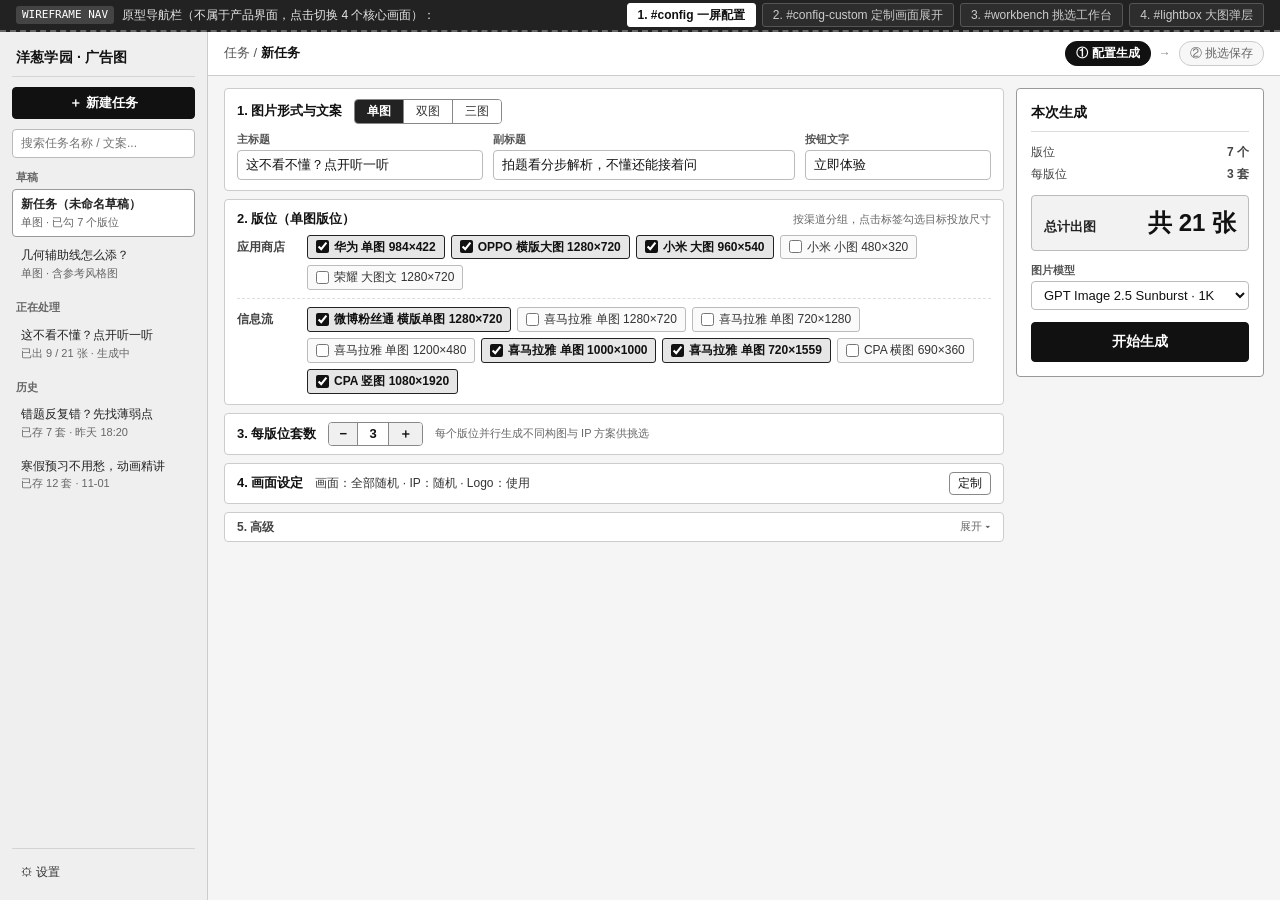
<file: prototype/wireframe/index.html>
<!DOCTYPE html>
<html lang="zh-CN">
<head>
  <meta charset="UTF-8" />
  <meta name="viewport" content="width=device-width, initial-scale=1.0" />
  <title>洋葱学园 · 广告图工作台（灰度线框原型）</title>
  <link rel="stylesheet" href="wireframe.css" />
</head>
<body>
  <!-- 原型顶部切换栏（仅作原型导航，不属于产品界面） -->
  <header class="proto-bar" aria-label="原型画面切换栏">
    <div class="proto-bar-left">
      <span class="proto-badge">WIREFRAME NAV</span>
      <span>原型导航栏（不属于产品界面，点击切换 4 个核心画面）：</span>
    </div>
    <nav class="proto-nav">
      <a class="proto-link active" href="#config">1. #config 一屏配置</a>
      <a class="proto-link" href="#config-custom">2. #config-custom 定制画面展开</a>
      <a class="proto-link" href="#workbench">3. #workbench 挑选工作台</a>
      <a class="proto-link" href="#lightbox">4. #lightbox 大图弹层</a>
    </nav>
  </header>

  <!-- 全局框架（4 个画面共用） -->
  <div class="app-shell">
    <!-- 左侧窄侧栏 -->
    <aside class="global-sidebar" aria-label="全局任务侧栏">
      <div class="brand-box">洋葱学园 · 广告图</div>
      <button type="button" class="btn-primary new-task-btn" onclick="location.hash='#config'">＋ 新建任务</button>
      <input type="search" class="sidebar-search" placeholder="搜索任务名称 / 文案..." />

      <div class="sidebar-groups">
        <div class="sidebar-group">
          <div class="sidebar-group-title">草稿</div>
          <ul class="sidebar-list">
            <li id="sidebar-active-draft" class="sidebar-item active" onclick="location.hash='#config'">
              <span>新任务（未命名草稿）</span>
              <span class="sidebar-item-sub">单图 · 已勾 7 个版位</span>
            </li>
            <li class="sidebar-item" onclick="location.hash='#config-custom'">
              <span>几何辅助线怎么添？</span>
              <span class="sidebar-item-sub">单图 · 含参考风格图</span>
            </li>
          </ul>
        </div>

        <div class="sidebar-group">
          <div class="sidebar-group-title">正在处理</div>
          <ul class="sidebar-list">
            <li id="sidebar-active-processing" class="sidebar-item" onclick="location.hash='#workbench'">
              <span>这不看不懂？点开听一听</span>
              <span class="sidebar-item-sub">已出 9 / 21 张 · 生成中</span>
            </li>
          </ul>
        </div>

        <div class="sidebar-group">
          <div class="sidebar-group-title">历史</div>
          <ul class="sidebar-list">
            <li class="sidebar-item" onclick="location.hash='#workbench'">
              <span>错题反复错？先找薄弱点</span>
              <span class="sidebar-item-sub">已存 7 套 · 昨天 18:20</span>
            </li>
            <li class="sidebar-item" onclick="location.hash='#workbench'">
              <span>寒假预习不用愁，动画精讲</span>
              <span class="sidebar-item-sub">已存 12 套 · 11-01</span>
            </li>
          </ul>
        </div>
      </div>

      <div class="sidebar-footer">
        <button type="button" class="sidebar-settings-btn">⚙ 设置</button>
      </div>
    </aside>

    <!-- 主舞台区域 -->
    <main class="stage-container">
      <!-- =====================================================
           画面 1 (#config) & 画面 2 (#config-custom)
           ===================================================== -->
      <section id="screen-config" class="view-screen active">
        <div class="top-header">
          <div class="breadcrumb">任务 / <strong>新任务</strong></div>
          <div class="stepper">
            <span class="step-pill active">① 配置生成</span>
            <span class="step-arrow">→</span>
            <span class="step-pill">② 挑选保存</span>
          </div>
        </div>

        <div id="config-body" class="config-body">
          <!-- 主区左栏（宽） -->
          <div class="config-main-col">
            <!-- 1. 图片形式 + 文案输入 -->
            <div class="panel-card">
              <div class="form-top-bar">
                <span class="section-title">1. 图片形式与文案</span>
                <div class="seg-group" role="group" aria-label="图片形式">
                  <button type="button" class="seg-btn active">单图</button>
                  <button type="button" class="seg-btn">双图</button>
                  <button type="button" class="seg-btn">三图</button>
                </div>
              </div>
              <div class="copy-fields-grid">
                <label class="field-item">
                  <span class="field-label">主标题</span>
                  <input id="input-main-title" type="text" value="这不看不懂？点开听一听" />
                </label>
                <label class="field-item">
                  <span class="field-label">副标题</span>
                  <input type="text" value="拍题看分步解析，不懂还能接着问" />
                </label>
                <label class="field-item">
                  <span class="field-label">按钮文字</span>
                  <input type="text" value="立即体验" />
                </label>
              </div>
            </div>

            <!-- 2. 版位选择（按渠道分组，紧凑勾选标签，默认勾选 7 个） -->
            <div class="panel-card">
              <div class="section-row-head" style="margin-bottom: 4px;">
                <span class="section-title">2. 版位（单图版位）</span>
                <span class="muted-note">按渠道分组，点击标签勾选目标投放尺寸</span>
              </div>

              <!-- 应用商店（5 项，默认勾选 3 项） -->
              <div class="channel-group">
                <div class="channel-label">应用商店</div>
                <div class="placement-tags">
                  <label class="placement-tag checked">
                    <input type="checkbox" class="placement-checkbox" checked />
                    <span>华为 单图 984×422</span>
                  </label>
                  <label class="placement-tag checked">
                    <input type="checkbox" class="placement-checkbox" checked />
                    <span>OPPO 横版大图 1280×720</span>
                  </label>
                  <label class="placement-tag checked">
                    <input type="checkbox" class="placement-checkbox" checked />
                    <span>小米 大图 960×540</span>
                  </label>
                  <label class="placement-tag">
                    <input type="checkbox" class="placement-checkbox" />
                    <span>小米 小图 480×320</span>
                  </label>
                  <label class="placement-tag">
                    <input type="checkbox" class="placement-checkbox" />
                    <span>荣耀 大图文 1280×720</span>
                  </label>
                </div>
              </div>

              <!-- 信息流（8 项，默认勾选 4 项，合共 7 项） -->
              <div class="channel-group">
                <div class="channel-label">信息流</div>
                <div class="placement-tags">
                  <label class="placement-tag checked">
                    <input type="checkbox" class="placement-checkbox" checked />
                    <span>微博粉丝通 横版单图 1280×720</span>
                  </label>
                  <label class="placement-tag">
                    <input type="checkbox" class="placement-checkbox" />
                    <span>喜马拉雅 单图 1280×720</span>
                  </label>
                  <label class="placement-tag">
                    <input type="checkbox" class="placement-checkbox" />
                    <span>喜马拉雅 单图 720×1280</span>
                  </label>
                  <label class="placement-tag">
                    <input type="checkbox" class="placement-checkbox" />
                    <span>喜马拉雅 单图 1200×480</span>
                  </label>
                  <label class="placement-tag checked">
                    <input type="checkbox" class="placement-checkbox" checked />
                    <span>喜马拉雅 单图 1000×1000</span>
                  </label>
                  <label class="placement-tag checked">
                    <input type="checkbox" class="placement-checkbox" checked />
                    <span>喜马拉雅 单图 720×1559</span>
                  </label>
                  <label class="placement-tag">
                    <input type="checkbox" class="placement-checkbox" />
                    <span>CPA 横图 690×360</span>
                  </label>
                  <label class="placement-tag checked">
                    <input type="checkbox" class="placement-checkbox" checked />
                    <span>CPA 竖图 1080×1920</span>
                  </label>
                </div>
              </div>
            </div>

            <!-- 3. 每版位套数：数字步进器（− 3 ＋） -->
            <div class="panel-card compact-inline-card">
              <div class="inline-left">
                <span class="section-title">3. 每版位套数</span>
                <div class="stepper-control" aria-label="每版位套数步进器">
                  <button type="button" id="sets-minus-btn" class="stepper-btn">−</button>
                  <span id="sets-stepper-val" class="stepper-val">3</span>
                  <button type="button" id="sets-plus-btn" class="stepper-btn">＋</button>
                </div>
                <span class="muted-note">每个版位并行生成不同构图与 IP 方案供挑选</span>
              </div>
            </div>

            <!-- 4A. 画面设定（#config 默认状态：只占一行） -->
            <div id="scene-setting-compact" class="panel-card compact-inline-card">
              <div class="inline-left">
                <span class="section-title">4. 画面设定</span>
                <span class="summary-inline-text">画面：全部随机 · IP：随机 · Logo：使用</span>
              </div>
              <button type="button" id="open-custom-btn" class="btn-sm">定制</button>
            </div>

            <!-- 4B. 画面设定（#config-custom 展开面板） -->
            <div id="scene-setting-expanded" class="panel-card" style="display: none;">
              <div class="custom-panel-header">
                <span class="section-title">4. 画面设定（定制已展开）</span>
                <button type="button" id="collapse-custom-btn" class="btn-sm">收起定制</button>
              </div>

              <!-- 画面来源分段按钮 -->
              <div class="custom-source-row">
                <span class="field-label" style="font-size: 12px; color: #222;">画面来源</span>
                <div class="seg-group" role="group" aria-label="画面来源">
                  <button type="button" class="seg-btn">随机</button>
                  <button type="button" class="seg-btn active">按参考图</button>
                </div>
              </div>

              <!-- 三个并列的固定上传位卡片 -->
              <div class="upload-cards-grid">
                <!-- 卡片 1：参考风格（已上传状态） -->
                <div class="upload-slot-card uploaded">
                  <div class="slot-head">
                    <span class="slot-title">参考风格</span>
                    <span class="slot-desc">借配色、笔触、质感</span>
                  </div>
                  <div class="uploaded-preview-wrap">
                    <div class="thumb-placeholder">800×600</div>
                    <div class="uploaded-meta">
                      <strong>已上传风格参考图</strong>
                      <span>拖入或点击上传，1 张（可替换）</span>
                    </div>
                  </div>
                  <div class="extracted-points-box">
                    <div class="extracted-points-label">系统整理的要点（点击标签可直接编辑）：</div>
                    <div class="points-tag-list">
                      <span class="point-editable-tag" contenteditable="true" spellcheck="false">低饱和暖色</span>
                      <span class="point-editable-tag" contenteditable="true" spellcheck="false">水彩笔触</span>
                      <span class="point-editable-tag" contenteditable="true" spellcheck="false">柔和顶光</span>
                    </div>
                    <div class="points-Confirm-row">
                      <button type="button" class="btn-sm btn-primary">确认要点</button>
                    </div>
                  </div>
                  <input type="text" placeholder="补充说明（选填）" value="保持纸张颗粒感，背景不要杂乱" />
                </div>

                <!-- 卡片 2：参考排版 -->
                <div class="upload-slot-card">
                  <div class="slot-head">
                    <span class="slot-title">参考排版</span>
                    <span class="slot-desc">借主体位置、文字区域</span>
                  </div>
                  <div class="dropzone-box">拖入或点击上传，1 张</div>
                  <input type="text" placeholder="补充说明（选填）" />
                </div>

                <!-- 卡片 3：产品界面 -->
                <div class="upload-slot-card">
                  <div class="slot-head">
                    <span class="slot-title">产品界面</span>
                    <span class="slot-desc">放进画面里的屏幕，界面文字不改</span>
                  </div>
                  <div class="dropzone-box">拖入或点击上传，1 张</div>
                  <input type="text" placeholder="补充说明（选填）" />
                </div>
              </div>

              <!-- 画风锁定说明 + 紧凑控件（IP / Logo / 标题字体） -->
              <div class="custom-options-bar">
                <div class="compact-ctrl-item">
                  <span class="field-label">画风：</span>
                  <span class="locked-badge">🔒 按参考图（锁定）</span>
                  <span class="muted-note">放了风格图，所有套统一用这个风格</span>
                </div>

                <label class="compact-ctrl-item">
                  <span class="field-label">IP：</span>
                  <select>
                    <option value="random" selected>随机</option>
                    <option value="custom">指定</option>
                    <option value="none">不用</option>
                  </select>
                </label>

                <label class="compact-ctrl-item">
                  <span class="field-label">Logo：</span>
                  <select>
                    <option value="use" selected>使用</option>
                    <option value="none">不用</option>
                  </select>
                </label>

                <label class="compact-ctrl-item">
                  <span class="field-label">标题字体：</span>
                  <select>
                    <option value="random" selected>随机</option>
                    <option value="none">不用</option>
                  </select>
                </label>
              </div>
            </div>

            <!-- 5. 「高级」折叠行（默认收起状态，里面是方向名，默认取主标题） -->
            <details class="advanced-details">
              <summary>5. 高级</summary>
              <div class="advanced-body">
                <label class="field-label" for="input-direction-name">方向名（默认取主标题）：</label>
                <input
                  id="input-direction-name"
                  type="text"
                  value="这不看不懂？点开听一听"
                  style="flex: 1; max-width: 360px;"
                />
              </div>
            </details>
          </div>

          <!-- 主区右栏（窄，固定在视口内） -->
          <aside class="config-summary-col" aria-label="本次生成汇总">
            <div class="summary-title">本次生成</div>
            <div class="summary-metrics">
              <div class="summary-metric-row">
                <span>版位</span>
                <strong id="summary-placement-count">7 个</strong>
              </div>
              <div class="summary-metric-row">
                <span>每版位</span>
                <strong id="summary-sets-count">3 套</strong>
              </div>
            </div>

            <div class="summary-total-box">
              <span class="summary-total-label">总计出图</span>
              <span id="summary-total-images" class="summary-total-num">共 21 张</span>
            </div>

            <label class="field-item">
              <span class="field-label">图片模型</span>
              <select>
                <option value="gpt-image-2.5-sunburst-1k" selected>GPT Image 2.5 Sunburst · 1K</option>
                <option value="gpt-image-2-1k">GPT Image 2 · 1K</option>
              </select>
            </label>

            <button type="button" id="start-gen-btn" class="btn-primary start-gen-btn">开始生成</button>
          </aside>
        </div>
      </section>

      <!-- =====================================================
           画面 3 (#workbench) 挑选工作台（边出边挑）
           ===================================================== -->
      <section id="screen-workbench" class="view-screen">
        <!-- 顶部任务栏 -->
        <div class="top-header">
          <div class="workbench-header-left">
            <span class="workbench-task-title">这不看不懂？点开听一听</span>
            <span class="workbench-progress-pill">已出 9 / 21 张 · 生成中</span>
            <span class="muted-note">可以离开，回来从侧栏继续</span>
          </div>
          <div class="workbench-header-actions">
            <button type="button" id="btn-edit-config">修改配置</button>
            <button type="button" onclick="location.hash='#config'">复制为新任务</button>
          </div>
        </div>

        <!-- 工作台主区：左栏版位目录 + 右栏大图画廊 -->
        <div class="workbench-main">
          <!-- 左栏：版位目录（7 项） -->
          <aside class="placement-dir" aria-label="版位目录">
            <label class="dir-top-switch">
              <input type="checkbox" checked />
              <span>勾完自动跳到下一个版位</span>
            </label>
            <ul class="dir-list">
              <li class="dir-item active" data-placement-title="喜马拉雅 单图 720×1559">
                <div class="dir-item-top">
                  <span class="dir-item-name">喜马拉雅 单图</span>
                  <span class="dir-item-status status-done">✓ 已选 1 套</span>
                </div>
                <div class="dir-item-size">720×1559</div>
              </li>
              <li class="dir-item" data-placement-title="华为 单图 984×422">
                <div class="dir-item-top">
                  <span class="dir-item-name">华为 单图</span>
                  <span class="dir-item-status status-done">✓ 已选 1 套</span>
                </div>
                <div class="dir-item-size">984×422</div>
              </li>
              <li class="dir-item" data-placement-title="OPPO 横版大图 1280×720">
                <div class="dir-item-top">
                  <span class="dir-item-name">OPPO 横版大图</span>
                  <span class="dir-item-status">3 套待挑</span>
                </div>
                <div class="dir-item-size">1280×720</div>
              </li>
              <li class="dir-item" data-placement-title="小米 大图 960×540">
                <div class="dir-item-top">
                  <span class="dir-item-name">小米 大图</span>
                  <span class="dir-item-status status-problem">1 个问题</span>
                </div>
                <div class="dir-item-size">960×540</div>
              </li>
              <li class="dir-item" data-placement-title="微博粉丝通 横版单图 1280×720">
                <div class="dir-item-top">
                  <span class="dir-item-name">微博粉丝通 横版单图</span>
                  <span class="dir-item-status status-done">✓ 已选 1 套</span>
                </div>
                <div class="dir-item-size">1280×720</div>
              </li>
              <li class="dir-item" data-placement-title="喜马拉雅 单图 1000×1000">
                <div class="dir-item-top">
                  <span class="dir-item-name">喜马拉雅 单图</span>
                  <span class="dir-item-status status-done">✓ 已选 1 套</span>
                </div>
                <div class="dir-item-size">1000×1000</div>
              </li>
              <li class="dir-item" data-placement-title="CPA 竖图 1080×1920">
                <div class="dir-item-top">
                  <span class="dir-item-name">CPA 竖图</span>
                  <span class="dir-item-status">生成中 1/3</span>
                </div>
                <div class="dir-item-size">1080×1920</div>
              </li>
            </ul>
          </aside>

          <!-- 主区：当前版位标题 + 3 套横向并排大图画廊 + 底部固定保存栏 -->
          <div class="workbench-gallery-pane">
            <div class="gallery-header">
              <div id="workbench-current-placement-title" class="gallery-title">喜马拉雅 单图 720×1559</div>
              <button type="button">＋ 再出一套</button>
            </div>

            <div class="gallery-cards-stage">
              <!-- 第 1 套：已完成，可勾选 -->
              <div class="set-card-wrap">
                <div id="set-1-card" class="set-card selected">
                  <label class="set-card-checkbox-label">
                    <input id="set-1-checkbox" type="checkbox" checked />
                    <span id="set-1-checkbox-text">已勾选</span>
                  </label>
                  <div class="ratio-rect-720x1559 clickable js-open-lightbox" title="点击放大查看详情 (#lightbox)">
                    <div class="ratio-dim-label">720×1559</div>
                    <div class="ratio-sub-copy">
                      这不看不懂？点开听一听<br />
                      拍题看分步解析，不懂还能接着问<br />
                      [立即体验]
                    </div>
                    <div class="muted-note" style="margin-top: 10px;">（点击图片打开大图弹层）</div>
                  </div>
                </div>
                <div class="set-meta-footer">
                  <strong>第 1 套</strong>
                  <span>IP：豆花</span>
                </div>
              </div>

              <!-- 第 2 套：生成中（骨架占位，写「生成中」，复选框置灰不可勾选） -->
              <div class="set-card-wrap">
                <div class="set-card">
                  <label class="set-card-checkbox-label disabled" title="生成中不可勾选">
                    <input type="checkbox" disabled />
                    <span>不可勾选</span>
                  </label>
                  <div class="ratio-rect-720x1559 skeleton">
                    <div class="ratio-dim-label">720×1559</div>
                    <div class="ratio-sub-copy" style="font-weight: 700; font-size: 13px; color: #333;">生成中</div>
                  </div>
                </div>
                <div class="set-meta-footer">
                  <strong>第 2 套</strong>
                  <span>IP：洋葱头</span>
                </div>
              </div>

              <!-- 第 3 套：有问题（标签「去框失败」，按钮「重新去框」「整图适配」，复选框置灰不可勾选） -->
              <div class="set-card-wrap">
                <div class="set-card">
                  <span class="problem-badge">去框失败</span>
                  <label class="set-card-checkbox-label disabled" title="去框失败不可勾选">
                    <input type="checkbox" disabled />
                    <span>不可勾选</span>
                  </label>
                  <div class="ratio-rect-720x1559">
                    <div class="ratio-dim-label">720×1559</div>
                    <div class="ratio-sub-copy">边缘检测到残留留白框</div>
                    <div class="problem-actions-box">
                      <div class="problem-btn-row">
                        <button type="button" class="btn-sm">重新去框</button>
                        <button type="button" class="btn-sm">整图适配</button>
                      </div>
                      <div class="muted-note">本机处理，不花钱</div>
                    </div>
                  </div>
                </div>
                <div class="set-meta-footer">
                  <strong>第 3 套</strong>
                  <span>IP：狗蛋</span>
                </div>
              </div>
            </div>

            <!-- 底部固定保存栏 -->
            <div class="workbench-save-bar">
              <div id="workbench-save-status" class="save-bar-status">
                已选 4 套 · 覆盖 5/7 个版位 · 还有 2 套在出
              </div>
              <div class="save-bar-right">
                <button type="button" id="workbench-save-btn" class="btn-primary">保存已合格的 4 套</button>
                <span class="muted-note">没出完的套，出完可再存</span>
              </div>
            </div>
          </div>
        </div>

        <!-- =====================================================
             画面 4 (#lightbox) 大图弹层（盖住整个视口含左侧栏）
             ===================================================== -->
        <div id="lightbox-overlay" class="lightbox-backdrop" role="dialog" aria-label="大图预览弹层">
          <div class="lightbox-stage">
            <div class="lightbox-figure-row">
              <button type="button" class="lightbox-nav-btn" aria-label="上一套">←</button>
              <div class="lightbox-center-col">
                <div class="lightbox-image-frame">
                  <div class="ratio-dim-label" style="font-size: 18px;">720×1559</div>
                  <div class="ratio-sub-copy" style="font-size: 13px; margin-top: 10px;">
                    <strong>这不看不懂？点开听一听</strong><br />
                    拍题看分步解析，不懂还能接着问<br /><br />
                    <span style="border: 1px solid #333; padding: 3px 10px; border-radius: 3px;">立即体验</span>
                  </div>
                </div>
                <div class="lightbox-counter">第 1 / 3 套</div>
              </div>
              <button type="button" class="lightbox-nav-btn" aria-label="下一套">→</button>
            </div>
          </div>

          <!-- 右侧窄面板 -->
          <aside class="lightbox-side-panel">
            <div class="lightbox-panel-top">
              <div>
                <div class="lightbox-placement-title">喜马拉雅 单图 720×1559</div>
                <div class="muted-note">第 1 套 · IP：豆花</div>
              </div>
              <button type="button" id="close-lightbox-btn" class="lightbox-close-btn">✕ 关闭</button>
            </div>

            <div class="lightbox-action-stack">
              <button type="button" id="lightbox-toggle-select-btn" class="btn-primary">勾选这一套</button>
              <button type="button">重出本张</button>
            </div>

            <details class="advanced-details">
              <summary>高级</summary>
              <div class="lightbox-adv-stack">
                <label class="field-item">
                  <span class="field-label">提示词</span>
                  <textarea class="lightbox-prompt-textarea">竖版 720x1559 教育广告图，角色豆花正在拿着放大镜看数学几何题，上方大字标题「这不看不懂？点开听一听」，副标题「拍题看分步解析，不懂还能接着问」，底部按钮「立即体验」，柔和顶光，干净背景。</textarea>
                </label>

                <div class="field-item">
                  <span class="field-label">参考图缩略图</span>
                  <div style="display: flex; gap: 8px; align-items: center;">
                    <div class="thumb-placeholder">800×600</div>
                    <span class="muted-note">风格参考：低饱和暖色、水彩笔触</span>
                  </div>
                </div>

                <label class="field-item">
                  <span class="field-label">图片版本</span>
                  <select>
                    <option value="v2" selected>v2 · 去框精修版（当前）</option>
                    <option value="v1">v1 · 原始生成图</option>
                  </select>
                </label>
              </div>
            </details>
          </aside>
        </div>
      </section>
    </main>
  </div>

  <script src="wireframe.js"></script>
</body>
</html>
</file>
<file: prototype/visual-v1/wireframe.css>
/* =========================================================
   洋葱学园 · 广告图工作台 — wireframe-v2 灰度线框样式
   ========================================================= */

*, *::before, *::after {
  box-sizing: border-box;
  margin: 0;
  padding: 0;
}

html, body {
  width: 100%;
  height: 100%;
  font-family: -apple-system, BlinkMacSystemFont, "PingFang SC", "Microsoft YaHei", sans-serif;
  font-size: 13px;
  line-height: 1.4;
  color: #111111;
  background: #f4f4f4;
  overflow: hidden;
  -webkit-font-smoothing: antialiased;
}

button, input, select, textarea {
  font: inherit;
  color: inherit;
}

button {
  cursor: pointer;
  background: #ffffff;
  border: 1px solid #888888;
  border-radius: 4px;
  padding: 5px 12px;
}

button:hover {
  background: #ebebeb;
}

button.btn-primary {
  background: #111111;
  color: #ffffff;
  border-color: #111111;
  font-weight: 600;
}

button.btn-primary:hover {
  background: #333333;
}

button.btn-sm {
  padding: 3px 8px;
  font-size: 12px;
}

input[type="text"],
input[type="search"],
input[type="number"],
select,
textarea {
  background: #ffffff;
  border: 1px solid #aaaaaa;
  border-radius: 4px;
  padding: 5px 8px;
  outline: none;
}

input:focus, select:focus, textarea:focus {
  border-color: #111111;
}

input:disabled, select:disabled {
  background: #efefef;
  border-color: #cccccc;
  color: #999999;
  cursor: not-allowed;
}

/* 原型顶部切换栏（明显区分于产品界面） */
.proto-bar {
  height: 30px;
  background: #1a1a1a;
  color: #dddddd;
  display: flex;
  align-items: center;
  justify-content: space-between;
  padding: 0 14px;
  font-size: 12px;
  border-bottom: 2px dashed #666666;
  user-select: none;
}

.proto-badge {
  background: #3a3a3a;
  color: #ffffff;
  padding: 1px 6px;
  border-radius: 3px;
  font-family: ui-monospace, SFMono-Regular, Menlo, monospace;
  font-size: 11px;
}

.proto-nav {
  display: flex;
  gap: 6px;
}

.proto-link {
  color: #cccccc;
  text-decoration: none;
  padding: 2px 10px;
  border-radius: 3px;
  border: 1px solid #555555;
  background: #2b2b2b;
  font-family: ui-monospace, SFMono-Regular, Menlo, monospace;
  font-size: 11px;
}

.proto-link.active {
  background: #ffffff;
  color: #111111;
  border-color: #ffffff;
  font-weight: 700;
}

/* 全局框架与左侧栏 */
.app-shell {
  display: flex;
  width: 100%;
  height: calc(100vh - 30px);
  overflow: hidden;
}

.global-sidebar {
  width: 192px;
  flex-shrink: 0;
  background: #ebebeb;
  border-right: 1px solid #cccccc;
  display: flex;
  flex-direction: column;
  padding: 12px 10px;
  gap: 10px;
}

.new-task-btn {
  width: 100%;
  padding: 6px 10px;
}

.sidebar-search {
  width: 100%;
  font-size: 12px;
}

.sidebar-groups {
  flex: 1;
  display: flex;
  flex-direction: column;
  gap: 12px;
  overflow-y: auto;
}

.sidebar-group-title {
  font-size: 11px;
  font-weight: 600;
  color: #666666;
  padding: 0 4px 4px;
}

.sidebar-list {
  list-style: none;
  display: flex;
  flex-direction: column;
  gap: 3px;
}

.sidebar-item {
  padding: 6px 8px;
  border-radius: 4px;
  font-size: 12px;
  cursor: pointer;
  display: flex;
  align-items: center;
  justify-content: space-between;
  gap: 6px;
  border: 1px solid transparent;
}

.sidebar-item:hover {
  background: #e0e0e0;
}

.sidebar-item.active {
  background: #ffffff;
  border-color: #888888;
  font-weight: 600;
}

.sidebar-item-title {
  overflow: hidden;
  text-overflow: ellipsis;
  white-space: nowrap;
}

.sidebar-item-meta {
  font-size: 11px;
  color: #666666;
  flex-shrink: 0;
  font-variant-numeric: tabular-nums;
}

.sidebar-footer {
  border-top: 1px solid #d4d4d4;
  padding-top: 8px;
}

.sidebar-settings-btn {
  width: 100%;
  text-align: left;
  background: transparent;
  border-color: transparent;
  padding: 5px 8px;
}

/* 主舞台与画面切换 */
.stage-container {
  flex: 1;
  height: 100%;
  display: flex;
  flex-direction: column;
  overflow: hidden;
  position: relative;
}

.view-screen {
  display: none;
  width: 100%;
  height: 100%;
  flex-direction: column;
  overflow: hidden;
}

.view-screen.active {
  display: flex;
}

/* =========================================================
   页面 1：一屏配置 (#config & #config-custom)
   ========================================================= */
.config-body {
  flex: 1;
  display: grid;
  grid-template-columns: minmax(0, 1fr) 220px;
  gap: 12px;
  padding: 14px 16px;
  overflow: hidden;
  align-items: start;
}

.config-body.allow-scroll .config-main-col {
  overflow-y: auto;
  max-height: 100%;
  padding-right: 4px;
}

.config-main-col {
  display: flex;
  flex-direction: column;
  gap: 10px;
  height: 100%;
}

.panel-card {
  background: #ffffff;
  border: 1px solid #cccccc;
  border-radius: 4px;
  padding: 12px 14px;
}

.section-label {
  font-size: 13px;
  font-weight: 700;
  color: #111111;
}

/* 分段按钮 */
.seg-group {
  display: inline-flex;
  border: 1px solid #888888;
  border-radius: 4px;
  overflow: hidden;
}

.seg-btn {
  border: none;
  border-right: 1px solid #888888;
  border-radius: 0;
  padding: 4px 14px;
  font-size: 12px;
  background: #ffffff;
}

.seg-btn:last-child {
  border-right: none;
}

.seg-btn.active {
  background: #111111;
  color: #ffffff;
  font-weight: 600;
}

.seg-sm .seg-btn {
  padding: 2px 8px;
  font-size: 11px;
}

/* 渠道与形式顶栏 + 文案输入 */
.channel-format-header {
  display: flex;
  flex-direction: column;
  gap: 8px;
  margin-bottom: 10px;
  padding-bottom: 10px;
  border-bottom: 1px solid #e0e0e0;
}

.ctrl-row {
  display: flex;
  align-items: center;
  gap: 10px;
}

.row-label {
  width: 36px;
  font-size: 12px;
  font-weight: 700;
  color: #333333;
  flex-shrink: 0;
}

.ml-auto {
  margin-left: auto;
}

.channel-dependent.is-disabled {
  opacity: 0.45;
  pointer-events: none;
  filter: grayscale(100%);
}

.copy-grid-single {
  display: grid;
  grid-template-columns: 1.25fr 1.55fr 1fr;
  gap: 10px;
}

.copy-grid-multi {
  display: grid;
  grid-template-columns: repeat(auto-fit, minmax(140px, 1fr));
  gap: 10px;
}

.copy-grid-multi.is-triple {
  grid-template-columns: minmax(0, 1fr);
  gap: 6px;
}

.copy-grid-multi.is-triple > label {
  flex-direction: row;
  align-items: center;
}

.copy-grid-multi.is-triple > label .field-label {
  width: 28px;
  flex-shrink: 0;
}

.copy-grid-multi.is-triple > label input {
  flex: 1;
  min-width: 0;
}

.field-item {
  display: flex;
  flex-direction: column;
  gap: 4px;
}

.field-label-row {
  display: flex;
  align-items: center;
  justify-content: space-between;
}

.field-label {
  font-size: 11px;
  font-weight: 600;
  color: #555555;
}

.inline-toggle {
  display: inline-flex;
  align-items: center;
  gap: 4px;
  font-size: 11px;
  color: #444444;
  cursor: pointer;
}

/* 版位选择：紧凑双栏对齐列表行（1280×800 不滚动） */
.placements-card {
  position: relative;
}

.placements-header-bar {
  display: flex;
  align-items: center;
  justify-content: space-between;
  margin-bottom: 8px;
}

.combo-badge {
  font-size: 11px;
  font-weight: 600;
  color: #444444;
  background: #efefef;
  border: 1px solid #cccccc;
  padding: 1px 8px;
  border-radius: 3px;
}

.platform-groups-grid {
  display: grid;
  grid-template-columns: repeat(2, minmax(0, 1fr));
  gap: 8px 12px;
  align-items: start;
}

.platform-group {
  display: flex;
  flex-direction: column;
  gap: 4px;
}

.platform-group.span-2 {
  grid-column: span 2;
}

.platform-group-title {
  font-size: 11px;
  font-weight: 700;
  color: #333333;
  padding-left: 2px;
}

.platform-items-list {
  display: flex;
  flex-direction: column;
  gap: 4px;
}

.platform-items-list.grid-2col {
  display: grid;
  grid-template-columns: repeat(2, minmax(0, 1fr));
  gap: 4px 10px;
}

.placement-row {
  display: grid;
  grid-template-columns: auto 1fr auto;
  align-items: center;
  gap: 8px;
  padding: 4px 8px;
  border: 1px solid #bbbbbb;
  border-radius: 4px;
  background: #fafafa;
  font-size: 12px;
  min-height: 30px;
}

.placement-row.checked {
  border-color: #111111;
  background: #eaeaea;
}

.row-check-label {
  display: inline-flex;
  align-items: center;
  gap: 5px;
  cursor: pointer;
  user-select: none;
  white-space: nowrap;
}

.row-name {
  white-space: nowrap;
}

.placement-row.checked .row-name {
  font-weight: 600;
}

.row-size-cell {
  display: inline-flex;
  align-items: center;
  gap: 5px;
  white-space: nowrap;
}

.row-size {
  font-family: ui-monospace, SFMono-Regular, Menlo, monospace;
  font-size: 11px;
  color: #444444;
}

.logo-lock-icon {
  display: inline-flex;
  align-items: center;
  background: #dcdcdc;
  border: 1px solid #666666;
  border-radius: 3px;
  padding: 0 4px;
  font-size: 10px;
  font-weight: 700;
  color: #111111;
  line-height: 1.4;
  white-space: nowrap;
}

.logo-lock-icon.force-highlight {
  background: #111111;
  color: #ffffff;
  border-color: #111111;
}

.row-trailing {
  display: flex;
  align-items: center;
  justify-content: flex-end;
  min-width: 82px;
}

.chip-cta {
  display: none;
  border-radius: 3px;
  padding: 2px 6px;
  font-size: 11px;
  align-items: center;
  gap: 3px;
  white-space: nowrap;
}

.placement-row.checked .chip-cta {
  display: inline-flex;
}

/* 3 种按钮文字状态样式区分 */
.chip-cta.mode-inherit {
  background: #f5f5f5;
  border: 1px solid #aaaaaa;
  color: #555555;
  font-weight: 400;
}

.chip-cta.mode-custom {
  background: #111111;
  border: 1px solid #111111;
  color: #ffffff;
  font-weight: 600;
}

.chip-cta.mode-custom .chip-cta-caret {
  color: #dddddd;
}

.chip-cta.mode-none {
  background: transparent;
  border: 1px dashed #888888;
  color: #666666;
}

.inline-cta-input {
  width: 96px;
  padding: 1px 5px;
  font-size: 11px;
  border: 1.5px solid #111111;
  border-radius: 3px;
  background: #ffffff;
  color: #111111;
  font-weight: 600;
}

.device-empty-box {
  padding: 28px 16px;
  text-align: center;
  border: 1px dashed #aaaaaa;
  border-radius: 4px;
  background: #f8f8f8;
  color: #666666;
  font-weight: 600;
}

.chip-cta:hover {
  background: #dddddd;
}

.chip-cta-caret {
  font-size: 10px;
  color: #555555;
}

.cta-dropdown-menu {
  position: absolute;
  z-index: 50;
  background: #ffffff;
  border: 1px solid #111111;
  border-radius: 4px;
  padding: 4px;
  display: flex;
  flex-direction: column;
  gap: 2px;
  min-width: 148px;
  box-shadow: 0 4px 12px rgba(0, 0, 0, 0.16);
}

.cta-menu-item {
  width: 100%;
  text-align: left;
  border: none;
  background: transparent;
  padding: 5px 8px;
  font-size: 12px;
  border-radius: 3px;
}

.cta-menu-item:hover {
  background: #ebebeb;
}

.cta-menu-item::before {
  content: "";
  display: inline-block;
  width: 16px;
}

.cta-menu-item.is-current::before {
  content: "✓";
}

.cta-menu-current {
  color: #777777;
}

.cta-custom-editor {
  display: flex;
  align-items: center;
  gap: 4px;
  padding: 4px 4px 2px;
  border-top: 1px solid #dddddd;
}

.cta-custom-editor input {
  width: 96px;
  font-size: 12px;
  padding: 3px 6px;
}

/* 画面设定（收起与展开定制） */
.compact-scene-bar {
  display: flex;
  align-items: center;
  justify-content: space-between;
  padding: 8px 14px;
}

.scene-summary-left {
  display: flex;
  align-items: center;
  gap: 10px;
}

.scene-pill {
  background: #efefef;
  border: 1px solid #bbbbbb;
  border-radius: 3px;
  padding: 2px 8px;
  font-size: 12px;
}

.custom-panel-top {
  display: flex;
  align-items: center;
  justify-content: space-between;
  margin-bottom: 10px;
}

.custom-source-bar {
  display: flex;
  align-items: center;
  gap: 10px;
}

.upload-cards-grid {
  display: grid;
  grid-template-columns: repeat(3, minmax(0, 1fr));
  gap: 10px;
  margin-bottom: 10px;
}

.upload-slot-card {
  border: 1px solid #bbbbbb;
  border-radius: 4px;
  padding: 8px;
  background: #fafafa;
  display: flex;
  flex-direction: column;
  gap: 6px;
}

.upload-slot-card.uploaded {
  background: #ffffff;
  border: 2px solid #111111;
}

.slot-header {
  display: flex;
  align-items: center;
  justify-content: space-between;
}

.slot-title {
  font-size: 12px;
  font-weight: 700;
}

.slot-clear-btn {
  padding: 1px 6px;
  font-size: 11px;
}

.slot-body-uploaded {
  display: flex;
  gap: 8px;
  align-items: flex-start;
  background: #f2f2f2;
  padding: 6px;
  border-radius: 3px;
}

.ratio-thumb-4x3 {
  width: 64px;
  aspect-ratio: 4 / 3;
  background: #d4d4d4;
  border: 1px solid #666666;
  display: flex;
  align-items: center;
  justify-content: center;
  font-family: ui-monospace, SFMono-Regular, Menlo, monospace;
  font-size: 11px;
  flex-shrink: 0;
}

.points-confirm-area {
  flex: 1;
  display: flex;
  flex-direction: column;
  gap: 6px;
}

.points-tag-list {
  display: flex;
  flex-wrap: wrap;
  align-items: center;
  gap: 4px;
}

.point-tag {
  display: inline-flex;
  align-items: center;
  gap: 3px;
  background: #ffffff;
  border: 1px dashed #666666;
  border-radius: 3px;
  padding: 2px 6px;
  font-size: 11px;
}

.point-tag-text {
  outline: none;
}

.point-tag-del {
  border: none;
  background: transparent;
  padding: 0 2px;
  font-size: 12px;
  line-height: 1;
  color: #666666;
}

.point-add-btn {
  padding: 1px 6px;
  font-size: 11px;
  border: 1px dashed #888888;
  background: #ffffff;
}

/* 已确认态：实心只读标签，隐藏删除与加号 */
.points-confirm-area[data-status="confirmed"] .point-tag {
  background: #222222;
  color: #ffffff;
  border: 1px solid #222222;
}

.points-confirm-area[data-status="confirmed"] .point-tag-del,
.points-confirm-area[data-status="confirmed"] .point-add-btn {
  display: none;
}

.points-action-row {
  display: flex;
  align-items: center;
}

.link-btn {
  border: none;
  background: transparent;
  padding: 0;
  font-size: 11px;
  color: #333333;
  text-decoration: underline;
}

.style-status-pill {
  background: #ffffff;
  border: 1px solid #aaaaaa;
  border-radius: 3px;
  padding: 2px 8px;
  font-size: 12px;
  color: #333333;
}

.style-status-pill.locked {
  background: #e2e2e2;
  border-color: #666666;
  font-weight: 600;
}

.dropzone-box {
  border: 1px dashed #888888;
  border-radius: 3px;
  background: #f0f0f0;
  min-height: 58px;
  display: flex;
  align-items: center;
  justify-content: center;
  font-size: 12px;
  color: #555555;
  cursor: pointer;
}

.slot-note-input {
  font-size: 11px;
  padding: 4px 6px;
}

.custom-controls-row {
  display: flex;
  flex-wrap: wrap;
  align-items: center;
  gap: 14px;
  padding-top: 8px;
  border-top: 1px solid #e0e0e0;
}

.ctrl-group {
  display: inline-flex;
  align-items: center;
  gap: 6px;
}

.locked-pill {
  background: #e2e2e2;
  border: 1px solid #888888;
  border-radius: 3px;
  padding: 2px 8px;
  font-size: 12px;
  font-weight: 600;
  color: #333333;
}

.ip-roster {
  display: inline-flex;
  flex-wrap: wrap;
  gap: 4px;
}

.mini-check {
  display: inline-flex;
  align-items: center;
  gap: 3px;
  padding: 2px 6px;
  border: 1px solid #aaaaaa;
  border-radius: 3px;
  font-size: 11px;
  background: #ffffff;
  cursor: pointer;
}

/* 右侧生成动作栏 */
.action-card {
  background: #ffffff;
  border: 1px solid #999999;
  border-radius: 4px;
  padding: 14px;
  display: flex;
  flex-direction: column;
  gap: 14px;
}

.stepper-control {
  display: flex;
  border: 1px solid #888888;
  border-radius: 4px;
  overflow: hidden;
}

.stepper-btn {
  border: none;
  background: #efefef;
  padding: 4px 12px;
  font-weight: 700;
  border-radius: 0;
}

.stepper-input {
  flex: 1;
  width: 50px;
  text-align: center;
  border: none;
  border-left: 1px solid #888888;
  border-right: 1px solid #888888;
  border-radius: 0;
  font-weight: 700;
  font-variant-numeric: tabular-nums;
}

.total-action-box {
  border-top: 1px solid #dddddd;
  padding-top: 12px;
  display: flex;
  flex-direction: column;
  gap: 10px;
}

.total-count-text {
  font-size: 22px;
  font-weight: 800;
  font-variant-numeric: tabular-nums;
}

.total-formula-sub {
  font-size: 11px;
  color: #555555;
  margin-top: -6px;
  font-variant-numeric: tabular-nums;
}

.start-gen-btn {
  width: 100%;
  padding: 10px;
  font-size: 14px;
}

/* =========================================================
   页面 2：挑选工作台 (#workbench)
   ========================================================= */
.top-header {
  height: 44px;
  flex-shrink: 0;
  background: #ffffff;
  border-bottom: 1px solid #cccccc;
  padding: 0 16px;
  display: flex;
  align-items: center;
  justify-content: space-between;
}

.workbench-header-left {
  display: flex;
  align-items: center;
  gap: 12px;
}

.workbench-task-title {
  font-size: 14px;
  font-weight: 700;
}

.workbench-progress-pill {
  background: #e8e8e8;
  border: 1px solid #888888;
  border-radius: 3px;
  padding: 2px 8px;
  font-size: 12px;
  font-weight: 600;
  font-variant-numeric: tabular-nums;
}

.workbench-header-actions {
  display: flex;
  gap: 8px;
}

.workbench-main {
  flex: 1;
  display: grid;
  grid-template-columns: 224px minmax(0, 1fr);
  overflow: hidden;
}

/* 版位目录 */
.placement-dir {
  background: #f5f5f5;
  border-right: 1px solid #cccccc;
  display: flex;
  flex-direction: column;
  overflow: hidden;
}

.dir-top-switch {
  padding: 9px 12px;
  border-bottom: 1px solid #d8d8d8;
  background: #ebebeb;
  font-size: 12px;
  display: flex;
  align-items: center;
  gap: 6px;
  cursor: pointer;
}

.dir-list {
  flex: 1;
  overflow-y: auto;
  list-style: none;
  padding: 8px;
  display: flex;
  flex-direction: column;
  gap: 5px;
}

.dir-item {
  background: #ffffff;
  border: 1px solid #cccccc;
  border-radius: 4px;
  padding: 8px 10px;
  cursor: pointer;
  display: flex;
  align-items: center;
  justify-content: space-between;
  gap: 6px;
}

.dir-item:hover {
  border-color: #666666;
}

.dir-item.active {
  background: #e4e4e4;
  border: 2px solid #111111;
  padding: 7px 9px;
}

.dir-item-main {
  display: flex;
  flex-direction: column;
  gap: 2px;
  min-width: 0;
}

.dir-item-name {
  font-size: 12px;
  font-weight: 700;
  white-space: nowrap;
  overflow: hidden;
  text-overflow: ellipsis;
}

.dir-item-size {
  font-size: 11px;
  color: #666666;
  font-family: ui-monospace, SFMono-Regular, Menlo, monospace;
}

.dir-status-cols {
  display: grid;
  grid-template-columns: 44px 54px;
  align-items: center;
  gap: 4px;
  flex-shrink: 0;
  font-size: 11px;
  font-variant-numeric: tabular-nums;
}

.dir-col-progress {
  display: flex;
  justify-content: flex-end;
  align-items: center;
}

.dir-col-selected {
  display: flex;
  justify-content: flex-end;
  align-items: center;
}

.dir-gen-progress {
  display: flex;
  flex-direction: column;
  align-items: flex-end;
  gap: 2px;
  width: 100%;
  color: #444444;
  font-size: 10px;
}

.mini-progress-track {
  width: 36px;
  height: 3px;
  background: #dddddd;
  border-radius: 2px;
  overflow: hidden;
}

.mini-progress-fill {
  display: block;
  height: 100%;
  background: #222222;
}

.dir-problem-text {
  background: #efefef;
  border: 1px solid #333333;
  color: #111111;
  padding: 1px 4px;
  border-radius: 3px;
  font-size: 10px;
  font-weight: 700;
  white-space: nowrap;
}

.badge-selected {
  background: #111111;
  color: #ffffff;
  padding: 1px 6px;
  border-radius: 3px;
  font-weight: 600;
  white-space: nowrap;
}

.badge-unselected-ready {
  background: #ffffff;
  color: #444444;
  border: 1px solid #999999;
  padding: 1px 5px;
  border-radius: 3px;
  font-size: 10px;
  font-weight: 600;
  white-space: nowrap;
}

/* 三图工作台画廊 (#workbench-3)：每套并排展示图 1/2/3，320×210 等比放大 */
.gallery-triple-stage {
  flex: 1;
  padding: 10px 16px;
  display: flex;
  flex-direction: column;
  gap: 10px;
  overflow-y: auto;
}

.set-card.triple-set-card {
  flex-direction: column;
  align-items: stretch;
  justify-content: flex-start;
  padding: 8px 12px 10px;
  gap: 8px;
  flex-shrink: 0;
  border-width: 2px;
}

.triple-card-top {
  display: flex;
  align-items: center;
  justify-content: space-between;
  min-height: 25px;
}

.triple-set-title {
  font-size: 12px;
  font-weight: 700;
}

.triple-set-status {
  font-size: 11px;
  color: #555555;
  font-weight: 600;
}

.card-check-inline {
  padding: 2px 10px;
  font-size: 12px;
  font-weight: 700;
  border: 2px solid #111111;
  background: #ffffff;
  color: #111111;
}

.card-check-inline.checked {
  background: #111111;
  color: #ffffff;
}

.triple-slots-row {
  display: grid;
  grid-template-columns: repeat(3, minmax(0, 1fr));
  gap: 12px;
}

.triple-img-box {
  aspect-ratio: 320 / 210;
  width: 100%;
  border-radius: 4px;
  padding: 8px 10px;
  display: flex;
  flex-direction: column;
  align-items: center;
  justify-content: space-between;
  text-align: center;
  position: relative;
}

.triple-img-box.done {
  background: #dcdcdc;
  border: 1px solid #555555;
  cursor: zoom-in;
}

.triple-img-box.generating {
  background: repeating-linear-gradient(
    -45deg,
    #eaeaea,
    #eaeaea 10px,
    #dcdcdc 10px,
    #dcdcdc 20px
  );
  border: 1.5px dashed #555555;
  justify-content: center;
  gap: 6px;
}

.triple-img-box.waiting {
  background: #f8f8f8;
  border: 1px dotted #bbbbbb;
  color: #888888;
  justify-content: center;
  gap: 6px;
}

.slot-badge {
  font-family: ui-monospace, SFMono-Regular, Menlo, monospace;
  font-size: 11px;
  font-weight: 700;
  color: #444444;
}

.triple-img-box.waiting .slot-badge {
  color: #888888;
}

.triple-mock-title {
  font-size: 12px;
  font-weight: 700;
  color: #111111;
  line-height: 1.3;
}

.triple-mock-cta {
  font-size: 10px;
  font-weight: 600;
  background: #ffffff;
  border: 1px solid #111111;
  padding: 1px 8px;
  border-radius: 3px;
}

.slot-state-pill {
  background: #222222;
  color: #ffffff;
  font-size: 11px;
  font-weight: 700;
  padding: 2px 8px;
  border-radius: 3px;
}

.slot-wait-pill {
  background: #efefef;
  border: 1px solid #cccccc;
  color: #666666;
  font-size: 11px;
  font-weight: 600;
  padding: 2px 8px;
  border-radius: 3px;
}

/* 右侧画廊与卡片状态 */
.workbench-gallery-pane {
  display: flex;
  flex-direction: column;
  height: 100%;
  overflow: hidden;
}

.gallery-header {
  height: 40px;
  padding: 0 16px;
  background: #ffffff;
  border-bottom: 1px solid #dddddd;
  display: flex;
  align-items: center;
  justify-content: space-between;
  flex-shrink: 0;
}

.gallery-title {
  font-size: 13px;
  font-weight: 700;
}

.gallery-cards-stage {
  flex: 1;
  padding: 12px 16px;
  display: grid;
  grid-template-columns: repeat(3, minmax(0, 1fr));
  gap: 14px;
  overflow: hidden;
  align-items: stretch;
}

.set-card {
  background: #ffffff;
  border: 1px solid #bbbbbb;
  border-radius: 6px;
  padding: 10px;
  display: flex;
  align-items: center;
  justify-content: center;
  position: relative;
  overflow: hidden;
}

.set-card.selected {
  border: 2px solid #111111;
  background: #ebebeb;
  box-shadow: inset 0 0 0 1px #111111;
}

.set-card.is-generating {
  background: #f8f8f8;
  border: 1px dashed #aaaaaa;
}

.set-card.has-problem {
  border: 2px solid #111111;
  outline: 2px dashed #555555;
  outline-offset: -5px;
  background: #f2f2f2;
}

.card-check-corner {
  position: absolute;
  top: 10px;
  right: 10px;
  z-index: 3;
  width: 28px;
  height: 28px;
  border-radius: 4px;
  border: 2px solid #111111;
  background: #ffffff;
  color: transparent;
  padding: 0;
  display: flex;
  align-items: center;
  justify-content: center;
  font-size: 15px;
  font-weight: 800;
}

.card-check-corner.checked {
  background: #111111;
  color: #ffffff;
}

.problem-corner-tag {
  position: absolute;
  top: 10px;
  left: 10px;
  z-index: 3;
  background: #111111;
  color: #ffffff;
  font-size: 11px;
  font-weight: 700;
  padding: 2px 8px;
  border-radius: 3px;
}

.ratio-rect-720x1559 {
  height: 100%;
  max-width: 100%;
  aspect-ratio: 720 / 1559;
  background: #d8d8d8;
  border: 1px solid #666666;
  display: flex;
  flex-direction: column;
  align-items: center;
  justify-content: space-between;
  padding: 14px 12px;
  text-align: center;
  position: relative;
}

.ratio-rect-720x1559.clickable {
  cursor: zoom-in;
}

.ratio-rect-720x1559.skeleton {
  background: repeating-linear-gradient(
    -45deg,
    #ececec,
    #ececec 10px,
    #e0e0e0 10px,
    #e0e0e0 20px
  );
  border: 1px dashed #888888;
  justify-content: space-between;
}

.ratio-rect-720x1559.skeleton .slot-state-pill {
  position: absolute;
  top: 50%;
  left: 50%;
  transform: translate(-50%, -50%);
}

.ratio-rect-720x1559.problem-canvas {
  background: #e2e2e2;
  border: 2px dashed #222222;
}

.ratio-dim-tag {
  font-family: ui-monospace, SFMono-Regular, Menlo, monospace;
  font-size: 12px;
  font-weight: 700;
  color: #444444;
}

.wireframe-ad-mock {
  display: flex;
  flex-direction: column;
  align-items: center;
  gap: 8px;
  margin: auto 0;
}

.ad-mock-title {
  font-size: 13px;
  font-weight: 700;
  color: #111111;
}

.ad-mock-sub {
  font-size: 11px;
  color: #333333;
}

.ad-mock-cta {
  margin-top: 6px;
  border: 1px solid #111111;
  background: #ffffff;
  padding: 2px 10px;
  border-radius: 3px;
  font-size: 11px;
  font-weight: 600;
}

.problem-inline-actions {
  display: flex;
  gap: 6px;
  width: 100%;
  justify-content: center;
  background: #ffffff;
  border: 1px solid #111111;
  border-radius: 4px;
  padding: 6px;
}

.workbench-save-bar {
  height: 52px;
  flex-shrink: 0;
  background: #ffffff;
  border-top: 1px solid #cccccc;
  padding: 0 16px;
  display: flex;
  align-items: center;
  justify-content: space-between;
}

.save-bar-facts {
  font-size: 13px;
  font-weight: 600;
  color: #222222;
  font-variant-numeric: tabular-nums;
}

.save-main-btn {
  padding: 8px 20px;
  font-size: 14px;
}

/* =========================================================
   大图弹层 (#lightbox) — 盖住整个视口
   ========================================================= */
.lightbox-backdrop {
  display: none;
  position: fixed;
  inset: 0;
  background: rgba(0, 0, 0, 0.78);
  z-index: 300;
  align-items: stretch;
  justify-content: space-between;
}

.lightbox-backdrop.active {
  display: flex;
}

.lightbox-stage {
  flex: 1;
  display: flex;
  align-items: center;
  justify-content: center;
  gap: 24px;
  padding: 24px;
  background: rgba(0, 0, 0, 0.35);
}

.lightbox-nav-btn {
  width: 40px;
  height: 40px;
  border-radius: 50%;
  background: #222222;
  color: #ffffff;
  border: 1px solid #777777;
  font-size: 16px;
  font-weight: 700;
}

.lightbox-center-col {
  height: 100%;
  display: flex;
  flex-direction: column;
  align-items: center;
  justify-content: center;
  gap: 10px;
}

.lightbox-image-frame {
  height: calc(100% - 34px);
  aspect-ratio: 720 / 1559;
  background: #dcdcdc;
  border: 2px solid #ffffff;
  display: flex;
  flex-direction: column;
  align-items: center;
  justify-content: space-between;
  padding: 20px;
  text-align: center;
}

.lightbox-counter {
  color: #ffffff;
  font-size: 12px;
  font-weight: 600;
  font-variant-numeric: tabular-nums;
}

.lightbox-side-panel {
  width: 280px;
  flex-shrink: 0;
  background: #ffffff;
  border-left: 1px solid #888888;
  padding: 16px;
  display: flex;
  flex-direction: column;
  gap: 14px;
  overflow-y: auto;
}

.lightbox-panel-top {
  display: flex;
  align-items: center;
  justify-content: space-between;
  padding-bottom: 10px;
  border-bottom: 1px solid #dddddd;
}

.lightbox-placement-title {
  font-size: 13px;
  font-weight: 700;
}

.lightbox-action-stack {
  display: flex;
  flex-direction: column;
  gap: 8px;
}

.lightbox-action-stack button {
  width: 100%;
  padding: 8px 12px;
}

.lightbox-select-btn {
  display: flex;
  align-items: center;
  justify-content: center;
  gap: 8px;
  font-weight: 700;
  border: 2px solid #111111;
  background: #ffffff;
  color: #111111;
}

.lightbox-select-btn.checked {
  background: #ebebeb;
}

.ui-check-box {
  width: 20px;
  height: 20px;
  border-radius: 3px;
  border: 2px solid #111111;
  background: #ffffff;
  color: transparent;
  display: inline-flex;
  align-items: center;
  justify-content: center;
  font-size: 13px;
  font-weight: 800;
  line-height: 1;
}

.ui-check-box.checked {
  background: #111111;
  color: #ffffff;
}

.advanced-details {
  border: 1px solid #cccccc;
  border-radius: 4px;
  padding: 8px 10px;
}

.advanced-details summary {
  cursor: pointer;
  font-size: 12px;
  font-weight: 600;
}

.lightbox-adv-stack {
  display: flex;
  flex-direction: column;
  gap: 10px;
  margin-top: 10px;
}

.lightbox-prompt-textarea {
  width: 100%;
  min-height: 72px;
  font-size: 12px;
}
</file>
<file: prototype/visual-v1/visual.css>
/* =========================================================
   洋葱学园 · 广告图工作台 — visual-v1「看样台」视觉样式
   ========================================================= */

:root {
  --bg-stage: #E9EBEE;
  --surface-panel: #FFFFFF;
  --text-ink: #11151C;
  --text-secondary: #5A6270;
  --accent-blue: #0A64FF;
  --gen-cyan: #1FAEFF;
  --gen-cyan-text: #0B6FA8;
  --warn-amber: #D9822B;
  --warn-amber-text: #9A5B13;
  --fail-red: #E5484D;
  --selected-bg: #E8F0FF;
  --border-line: #D5D9DF;
  --disabled-gray: #C4C9D0;

  --radius-panel: 12px;
  --radius-ctrl: 8px;
  --radius-tag: 6px;
}

html, body {
  font-family: "PingFang SC", "Microsoft YaHei", sans-serif;
  font-size: 14px;
  color: var(--text-ink);
  background: var(--bg-stage);
}

/* 线性图标：1.75px 描边，圆头圆角 */
.ui-icon {
  width: 15px;
  height: 15px;
  fill: none;
  stroke: currentColor;
  stroke-width: 1.75;
  stroke-linecap: round;
  stroke-linejoin: round;
  flex-shrink: 0;
}

/* 通用按钮与控件语法：圆角 8px、1px 细描边、按下 scale(0.98) */
button {
  border-radius: var(--radius-ctrl);
  border: 1px solid var(--border-line);
  background: var(--surface-panel);
  color: var(--text-ink);
  font-size: 14px;
  font-weight: 500;
  padding: 6px 14px;
  transition: transform 80ms ease, border-color 120ms ease, background-color 120ms ease;
}

button:hover {
  background: #F5F7FA;
  border-color: #B8BFC9;
}

button:active {
  transform: scale(0.98);
}

button:focus-visible,
input:focus-visible,
select:focus-visible,
textarea:focus-visible {
  outline: 2px solid var(--accent-blue);
  outline-offset: 1px;
}

button.btn-primary {
  background: var(--accent-blue);
  border-color: var(--accent-blue);
  color: var(--surface-panel);
  font-weight: 600;
}

button.btn-primary:hover {
  background: #0055E6;
  border-color: #0055E6;
}

button.btn-sm {
  padding: 5px 12px;
  font-size: 13px;
  border-radius: var(--radius-ctrl);
}

.btn-with-icon {
  display: inline-flex;
  align-items: center;
  gap: 6px;
}

/* 侧栏品牌位与全局左侧栏 */
.global-sidebar {
  width: 204px;
  background: var(--surface-panel);
  border-right: 1px solid var(--border-line);
  padding: 14px 12px;
  gap: 12px;
}

.sidebar-brand {
  display: flex;
  align-items: center;
  padding: 2px 4px 4px;
}

.sidebar-logo-img {
  height: 24px;
  width: auto;
  display: block;
  object-fit: contain;
}

.new-task-btn {
  display: inline-flex;
  align-items: center;
  justify-content: center;
  gap: 6px;
  border-radius: var(--radius-ctrl);
  padding: 8px 12px;
  background: var(--surface-panel);
  border-color: var(--border-line);
  color: var(--text-ink);
}

.new-task-btn:hover {
  background: #F3F5F8;
  border-color: var(--text-ink);
}

.sidebar-search {
  border-radius: var(--radius-ctrl);
  border: 1px solid var(--border-line);
  background: #F6F7F9;
  padding: 6px 10px;
  font-size: 13px;
}

.sidebar-group-title {
  font-size: 12px;
  color: var(--text-secondary);
}

.sidebar-item {
  border-radius: var(--radius-ctrl);
  padding: 7px 10px;
  flex-direction: column;
  align-items: stretch;
  gap: 3px;
  font-size: 13px;
  color: var(--text-ink);
}

.sidebar-item:hover {
  background: #F3F5F8;
}

.sidebar-item.active {
  background: #EEF0F4;
  border-color: var(--text-ink);
  color: var(--text-ink);
  font-weight: 600;
}

.sidebar-item-title {
  display: -webkit-box;
  -webkit-box-orient: vertical;
  -webkit-line-clamp: 2;
  white-space: normal;
  overflow-wrap: anywhere;
}

.sidebar-item-meta {
  font-size: 12px;
  font-weight: 400;
  font-variant-numeric: tabular-nums;
  color: var(--text-secondary);
}

.sidebar-footer {
  border-top: 1px solid var(--border-line);
}

/* 挑选工作台：顶栏（56px 紧凑顶栏） */
#screen-workbench .top-header {
  height: 56px;
  background: var(--surface-panel);
  border-bottom: 1px solid var(--border-line);
  padding: 0 20px;
}

.workbench-header-left {
  gap: 16px;
}

.workbench-task-title {
  font-size: 15px;
  font-weight: 700;
  color: var(--text-ink);
}

.workbench-progress-pill {
  background: transparent;
  border: none;
  padding: 0;
  font-size: 14px;
  font-weight: 500;
  color: var(--text-secondary);
  font-variant-numeric: tabular-nums;
  display: inline-flex;
  align-items: baseline;
  gap: 5px;
}

.workbench-progress-pill .metric-num,
.save-bar-facts .metric-num {
  font-size: 24px;
  font-weight: 700;
  line-height: 1;
  color: var(--text-ink);
  font-variant-numeric: tabular-nums;
}

/* 工作台三栏骨架：版位目录 240px */
.workbench-main {
  grid-template-columns: 240px minmax(0, 1fr);
  background: var(--bg-stage);
}

.placement-dir {
  background: var(--surface-panel);
  border-right: 1px solid var(--border-line);
}

.dir-top-switch {
  padding: 10px 14px;
  background: var(--surface-panel);
  border-bottom: 1px solid var(--border-line);
  font-size: 12px;
  color: var(--text-secondary);
  accent-color: var(--accent-blue);
}

.dir-list {
  padding: 10px;
  gap: 6px;
}

.dir-item {
  background: var(--surface-panel);
  border: 1px solid var(--border-line);
  border-radius: var(--radius-ctrl);
  padding: 9px 11px;
  display: grid;
  grid-template-columns: 1fr auto;
  row-gap: 4px;
  column-gap: 6px;
  align-items: center;
  transition: border-color 120ms ease, background-color 120ms ease;
}

.dir-item:hover {
  border-color: #B4BCC8;
  background: #F8F9FB;
}

.dir-item.active {
  background: #EEF0F4;
  border: 1.5px solid var(--text-ink);
  padding: 8.5px 10.5px;
}

.dir-item-main {
  display: contents;
}

.dir-item-name {
  grid-column: 1 / -1;
  font-size: 14px;
  font-weight: 600;
  color: var(--text-ink);
  white-space: normal;
  overflow: visible;
  text-overflow: clip;
  line-height: 1.3;
}

.dir-item-size {
  grid-column: 1;
  font-size: 12px;
  color: var(--text-secondary);
  font-variant-numeric: tabular-nums;
}

.dir-status-cols {
  grid-column: 2;
  display: grid;
  grid-template-columns: 52px 58px;
  gap: 6px;
  align-items: center;
  font-size: 12px;
  font-variant-numeric: tabular-nums;
}

.dir-gen-progress {
  color: var(--gen-cyan-text);
  font-size: 12px;
  font-weight: 600;
}

.mini-progress-track {
  background: #DFEEF8;
  height: 4px;
  border-radius: 2px;
}

.mini-progress-fill {
  background: var(--gen-cyan);
}

.dir-problem-text {
  background: #FFF6ED;
  border: 1px solid var(--warn-amber);
  color: var(--warn-amber-text);
  border-radius: var(--radius-tag);
  padding: 1px 6px;
  font-size: 12px;
  font-weight: 600;
}

.badge-selected {
  background: var(--accent-blue);
  color: var(--surface-panel);
  border-radius: var(--radius-tag);
  padding: 2px 7px;
  font-size: 12px;
  font-weight: 600;
  font-variant-numeric: tabular-nums;
}

.badge-unselected-ready {
  background: var(--surface-panel);
  color: var(--text-secondary);
  border: 1px solid var(--border-line);
  border-radius: var(--radius-tag);
  padding: 1px 6px;
  font-size: 12px;
  font-weight: 500;
  font-variant-numeric: tabular-nums;
}

/* 看样台右侧区域与顶栏 */
.workbench-gallery-pane {
  background: var(--bg-stage);
}

.gallery-header {
  height: 46px;
  padding: 0 20px;
  background: var(--bg-stage);
  border-bottom: 1px solid var(--border-line);
}

.gallery-title {
  font-size: 14px;
  font-weight: 600;
  color: var(--text-ink);
  font-variant-numeric: tabular-nums;
}

/* 看样台画廊：中性灰底，样张按真实比例并排，无卡片阴影堆叠 */
.gallery-cards-stage {
  padding: 16px 20px;
  gap: 18px;
  background: var(--bg-stage);
}

#screen-workbench .set-card {
  background: transparent;
  border: 1px solid var(--border-line);
  border-radius: var(--radius-panel);
  padding: 12px 12px 10px;
  flex-direction: column;
  justify-content: space-between;
  gap: 8px;
  box-shadow: none;
  transition: border-color 120ms ease-out, background-color 120ms ease-out;
}

/* 记忆点 2「选中」：2px 洋葱蓝外框 + 120ms 内收拢出现 + 右上角蓝底白勾 */
#screen-workbench .set-card::after {
  content: "";
  position: absolute;
  inset: 0;
  border-radius: inherit;
  border: 2px solid var(--accent-blue);
  opacity: 0;
  transform: scale(1.035);
  pointer-events: none;
  transition: transform 120ms ease-out, opacity 120ms ease-out;
}

#screen-workbench .set-card.selected {
  background: var(--selected-bg);
  border: 1px solid transparent;
  box-shadow: none;
}

#screen-workbench .set-card.selected::after {
  opacity: 1;
  transform: scale(1);
}

.card-check-corner {
  top: 12px;
  right: 12px;
  width: 28px;
  height: 28px;
  border-radius: var(--radius-ctrl);
  border: 1px solid var(--border-line);
  background: var(--surface-panel);
  color: transparent;
  transition: background-color 120ms ease-out, border-color 120ms ease-out, transform 80ms ease;
}

.card-check-corner:hover {
  border-color: var(--accent-blue);
  background: var(--surface-panel);
}

.card-check-corner.checked {
  background: var(--accent-blue);
  border-color: var(--accent-blue);
  color: var(--surface-panel);
}

.card-check-corner .check-svg {
  width: 15px;
  height: 15px;
}

/* 生成中卡片未显影时隐藏右上角勾选框 */
#set-2-card.is-generating .card-check-corner {
  opacity: 0;
  pointer-events: none;
}

#gallery-stage-single:not([data-force-logo="true"]) .sheet-dim-caption,
#set-2-card.is-generating .sheet-dim-caption {
  display: none;
}

/* 样张（按真实比例摆在中性灰看样台上）与下方 Logo 标记/图号 */
.sheet-dim-caption {
  font-size: 12px;
  font-variant-numeric: tabular-nums;
  font-family: "PingFang SC", "Microsoft YaHei", sans-serif;
  color: var(--text-secondary);
  line-height: 1.2;
  text-align: center;
  flex-shrink: 0;
  display: inline-flex;
  align-items: center;
  justify-content: center;
  min-height: 16px;
  gap: 4px;
}

.lock-mini-svg {
  width: 13px;
  height: 13px;
  color: var(--text-secondary);
}

#screen-workbench .ratio-rect-720x1559.sample-sheet {
  flex: 1;
  min-height: 0;
  height: auto;
  width: auto;
  max-width: 100%;
  aspect-ratio: 720 / 1559;
  border-radius: 6px;
  border: 1px solid var(--border-line);
  padding: 0;
  overflow: hidden;
  background: transparent;
}

.sample-img {
  width: 100%;
  height: 100%;
  object-fit: contain;
  display: block;
}

.lightbox-image-frame {
  padding: 0;
  overflow: hidden;
  background: transparent;
}

.lightbox-select-btn {
  border-color: var(--border-line);
  color: var(--text-ink);
}

.lightbox-select-btn.checked {
  border-color: var(--accent-blue);
  background: var(--selected-bg);
}

.lightbox-select-btn .ui-check-box {
  border-color: var(--border-line);
  border-radius: var(--radius-ctrl);
}

.lightbox-select-btn .ui-check-box.checked {
  border-color: var(--accent-blue);
  background: var(--accent-blue);
  color: var(--surface-panel);
}

/* 记忆点 1「显影」：生成中图位用天青色 #1FAEFF 细噪点缓慢流动；点击后 400ms 从中心向外显影 */
@keyframes cyan-grain-drift {
  0% {
    background-position: 0 0, 0 0, 0% 50%;
  }
  50% {
    background-position: 18px -18px, -14px 16px, 100% 50%;
  }
  100% {
    background-position: 36px -36px, -28px 32px, 0% 50%;
  }
}

#screen-workbench .set-card.is-generating {
  cursor: pointer;
  border: 1px dashed rgba(31, 174, 255, 0.45);
  background: rgba(31, 174, 255, 0.015);
}

#screen-workbench .ratio-rect-720x1559.skeleton,
.triple-img-box.generating {
  border: 1px dashed rgba(31, 174, 255, 0.48);
  background-color: #F5FAFD;
  background-image:
    radial-gradient(rgba(31, 174, 255, 0.13) 0.75px, transparent 0),
    radial-gradient(rgba(31, 174, 255, 0.08) 0.75px, transparent 0),
    linear-gradient(125deg, rgba(31, 174, 255, 0.02) 0%, rgba(31, 174, 255, 0.09) 50%, rgba(31, 174, 255, 0.02) 100%);
  background-size: 7px 7px, 11px 11px, 200% 200%;
  animation: cyan-grain-drift 8s linear infinite;
}

.slot-state-pill {
  background: #EAF6FE;
  border: 1px solid rgba(31, 174, 255, 0.55);
  color: var(--gen-cyan-text);
  border-radius: var(--radius-tag);
  padding: 2px 10px;
  font-size: 12px;
  font-weight: 600;
  z-index: 2;
}

/* 从中心向外显影层（400ms ease-out） */
.developing-reveal-layer {
  position: absolute;
  inset: 0;
  padding: 0;
  display: flex;
  flex-direction: column;
  align-items: center;
  justify-content: center;
  clip-path: circle(0% at 50% 50%);
  -webkit-mask-image: radial-gradient(circle at 50% 50%, #000 68%, transparent 100%);
  mask-image: radial-gradient(circle at 50% 50%, #000 68%, transparent 100%);
  transition: clip-path 400ms ease-out;
}

#set-2-card.is-developed .developing-reveal-layer {
  clip-path: circle(120% at 50% 50%);
  -webkit-mask-image: none;
  mask-image: none;
}

/* 问题与失败状态：去框失败属于问题（琥珀 #D9822B），生成失败用红 #E5484D */
#screen-workbench .set-card.has-problem {
  border: 1.5px solid var(--warn-amber);
  outline: none;
  background: rgba(217, 130, 43, 0.03);
}

#screen-workbench .set-card.has-problem.is-error {
  border-color: var(--fail-red);
  background: rgba(229, 72, 77, 0.03);
}

.problem-corner-tag {
  top: 12px;
  left: 12px;
  background: #FFF6ED;
  border: 1px solid var(--warn-amber);
  color: var(--warn-amber-text);
  border-radius: var(--radius-tag);
  padding: 2px 8px;
  font-size: 12px;
  font-weight: 600;
}

#screen-workbench .set-card.has-problem.is-error .problem-corner-tag {
  background: var(--fail-red);
  border-color: var(--fail-red);
  color: var(--surface-panel);
}

#screen-workbench .ratio-rect-720x1559.problem-canvas {
  background: transparent;
  border: 1px solid var(--warn-amber);
  justify-content: center;
}

#screen-workbench .set-card.has-problem.is-error .ratio-rect-720x1559.problem-canvas {
  border-color: var(--fail-red);
}

.problem-footer-bar {
  width: 100%;
  flex-shrink: 0;
  display: flex;
  justify-content: center;
}

.problem-inline-actions {
  border: none;
  background: transparent;
  padding: 0;
  gap: 8px;
}

/* 应用商店三图工作台 (#workbench-3) */
.gallery-triple-stage {
  padding: 16px 20px;
  gap: 14px;
  background: var(--bg-stage);
}

#screen-workbench .set-card.triple-set-card {
  padding: 12px 14px 12px;
  gap: 10px;
  border-width: 1px;
}

.triple-card-top {
  padding-right: 36px;
  min-height: 28px;
}

.triple-set-title {
  font-size: 14px;
  font-weight: 600;
  color: var(--text-ink);
}

.triple-set-status {
  font-size: 12px;
  font-weight: 600;
  color: var(--gen-cyan-text);
  font-variant-numeric: tabular-nums;
}

.triple-slots-row {
  gap: 14px;
}

.triple-slot-unit {
  display: flex;
  flex-direction: column;
  align-items: center;
  gap: 6px;
  min-width: 0;
}

.triple-img-box {
  border-radius: 6px;
  padding: 0;
  overflow: hidden;
}

.triple-img-box.done {
  border: 1px solid var(--border-line);
}

.triple-img-box.waiting {
  background: #F2F4F7;
  border: 1px dashed var(--disabled-gray);
  color: var(--disabled-gray);
}

.slot-wait-pill {
  background: var(--surface-panel);
  border: 1px solid var(--border-line);
  color: var(--text-secondary);
  border-radius: var(--radius-tag);
  font-size: 12px;
  padding: 2px 8px;
}

/* 底部保存栏（56px 紧凑底栏） */
.workbench-save-bar {
  height: 56px;
  background: var(--surface-panel);
  border-top: 1px solid var(--border-line);
  padding: 0 20px;
}

.save-bar-facts {
  font-size: 14px;
  font-weight: 500;
  color: var(--text-secondary);
  font-variant-numeric: tabular-nums;
  display: inline-flex;
  align-items: baseline;
  gap: 5px;
}

.facts-sep {
  margin: 0 4px;
  color: var(--disabled-gray);
}

.save-main-btn {
  padding: 9px 22px;
  font-size: 14px;
  font-weight: 600;
  border-radius: var(--radius-ctrl);
}

/* 尊重 prefers-reduced-motion：开启时关掉动画，直接切换状态 */
@media (prefers-reduced-motion: reduce) {
  *, *::before, *::after {
    animation-duration: 0.01ms !important;
    animation-iteration-count: 1 !important;
    transition-duration: 0.01ms !important;
  }
}

/* =========================================================
   页面 1：一屏配置 (#config / #config-app3 / #config-custom)
   ========================================================= */
.config-body {
  background: var(--bg-stage);
  padding: 16px 20px;
  gap: 16px;
}

.config-main-col {
  gap: 12px;
}

.panel-card,
.action-card {
  background: var(--surface-panel);
  border: 1px solid var(--border-line);
  border-radius: var(--radius-panel);
  padding: 14px 16px;
}

.section-label {
  font-size: 14px;
  font-weight: 600;
  color: var(--text-ink);
}

.row-label {
  font-size: 14px;
  font-weight: 600;
  color: var(--text-ink);
}

.field-label {
  font-size: 12px;
  font-weight: 500;
  color: var(--text-secondary);
}

/* 输入框与下拉：白底 1px 细描边，聚焦 2px 洋葱蓝焦点环，圆角 8px */
#screen-config input[type="text"],
#screen-config input[type="number"],
#screen-config select,
#screen-config textarea {
  background: var(--surface-panel);
  border: 1px solid var(--border-line);
  border-radius: var(--radius-ctrl);
  padding: 6px 10px;
  font-size: 14px;
  color: var(--text-ink);
  transition: border-color 120ms ease, box-shadow 120ms ease;
}

#screen-config input[type="text"]:focus,
#screen-config input[type="number"]:focus,
#screen-config select:focus,
#screen-config textarea:focus {
  border-color: var(--accent-blue);
  box-shadow: 0 0 0 2px var(--accent-blue);
  outline: none;
}

#screen-config input:disabled,
#screen-config select:disabled {
  background: #F4F5F7;
  border-color: var(--border-line);
  color: var(--disabled-gray);
}

#model-select {
  width: 100%;
  min-width: 180px;
}

/* 分段按钮：选中态用墨黑实心 #11151C，不用洋葱蓝 */
.seg-group {
  border: 1px solid var(--border-line);
  border-radius: var(--radius-ctrl);
  background: var(--surface-panel);
  padding: 2px;
  gap: 2px;
}

.seg-btn {
  border: none;
  border-radius: 6px;
  padding: 4px 14px;
  font-size: 13px;
  font-weight: 500;
  color: var(--text-secondary);
  background: transparent;
}

.seg-btn:hover {
  background: #F3F5F8;
  color: var(--text-ink);
}

.seg-btn.active,
.seg-btn.active:hover {
  background: var(--text-ink);
  color: var(--surface-panel);
  font-weight: 600;
}

.seg-sm .seg-btn {
  padding: 3px 10px;
  font-size: 12px;
}

.channel-format-header {
  border-bottom: 1px solid var(--border-line);
  padding-bottom: 12px;
  margin-bottom: 12px;
}

.link-btn {
  font-size: 12px;
  color: var(--text-secondary);
  border: none;
  background: transparent;
  padding: 2px 4px;
}

.link-btn:hover {
  color: var(--text-ink);
  background: transparent;
}

/* 渠道未选时后面几项置灰（opacity 0.4） */
.channel-dependent.is-disabled {
  opacity: 0.4;
  pointer-events: none;
  filter: none;
}

/* 版位列表：平台组标题 12px 灰色，勾选框选中用洋葱蓝，按钮文字下拉三种状态 */
.combo-badge {
  font-size: 12px;
  font-weight: 500;
  color: var(--text-secondary);
  background: #F4F5F8;
  border: 1px solid var(--border-line);
  border-radius: var(--radius-tag);
  padding: 2px 8px;
  font-variant-numeric: tabular-nums;
}

.platform-group-title {
  font-size: 12px;
  font-weight: 500;
  color: var(--text-secondary);
  padding-left: 2px;
}

.placement-row {
  border: 1px solid var(--border-line);
  border-radius: var(--radius-ctrl);
  background: #FAFBFD;
  padding: 5px 10px;
  font-size: 14px;
  min-height: 34px;
  transition: border-color 120ms ease, background-color 120ms ease;
}

.placement-row.checked {
  border-color: #B9C7E2;
  background: var(--surface-panel);
}

.placement-checkbox,
.inline-toggle input[type="checkbox"],
.mini-check input[type="checkbox"] {
  accent-color: var(--accent-blue);
  width: 15px;
  height: 15px;
  cursor: pointer;
}

.row-size {
  font-size: 12px;
  color: var(--text-secondary);
  font-variant-numeric: tabular-nums;
}

.logo-lock-icon {
  display: inline-flex;
  align-items: center;
  gap: 3px;
  background: #F3F5F8;
  border: 1px solid var(--border-line);
  border-radius: var(--radius-tag);
  padding: 1px 6px;
  font-size: 11px;
  font-weight: 600;
  color: var(--text-secondary);
}

.logo-lock-icon.force-highlight {
  background: var(--text-ink);
  border-color: var(--text-ink);
  color: var(--surface-panel);
}

.logo-lock-icon.force-highlight .lock-mini-svg {
  color: var(--surface-panel);
}

/* 按钮文字下拉三种状态（不用蓝色） */
.chip-cta,
.chip-cta.mode-inherit,
.chip-cta.mode-custom,
.chip-cta.mode-none {
  width: 104px;
  height: 26px;
  border-radius: var(--radius-ctrl);
  padding: 2px 8px;
  font-size: 12px;
  background: var(--surface-panel);
  border: 1px solid var(--border-line);
  color: var(--text-ink);
  font-weight: 400;
  justify-content: space-between;
}

.chip-cta-label {
  overflow: hidden;
  text-overflow: ellipsis;
}

.chip-cta.mode-custom .chip-cta-label::before {
  content: "";
  display: inline-block;
  width: 4px;
  height: 4px;
  margin-right: 4px;
  border-radius: 50%;
  background: currentColor;
  vertical-align: middle;
}

.chip-cta.mode-none {
  color: var(--text-secondary);
}

.chip-cta .chip-cta-caret,
.chip-cta.mode-custom .chip-cta-caret {
  color: inherit;
  flex-shrink: 0;
}

.chip-cta:hover {
  background: var(--surface-panel);
  border-color: #B8BFC9;
}

.cta-dropdown-menu {
  border: 1px solid var(--border-line);
  border-radius: var(--radius-ctrl);
  padding: 4px;
  box-shadow: 0 6px 18px rgba(17, 21, 28, 0.12);
}

.cta-menu-item {
  border-radius: var(--radius-tag);
  font-size: 13px;
  padding: 6px 10px;
}

/* 画面设定（收起与 #config-custom 展开定制） */
.scene-pill {
  background: #F4F5F8;
  border: 1px solid var(--border-line);
  border-radius: var(--radius-tag);
  padding: 2px 8px;
  font-size: 12px;
  color: var(--text-secondary);
}

.upload-slot-card {
  border: 1px solid var(--border-line);
  border-radius: var(--radius-ctrl);
  padding: 10px;
  background: var(--surface-panel);
  gap: 8px;
}

.upload-slot-card.uploaded {
  background: var(--surface-panel);
  border: 1px solid var(--border-line);
}

.slot-title {
  font-size: 13px;
  font-weight: 600;
  color: var(--text-ink);
}

.slot-clear-btn {
  padding: 2px 8px;
  font-size: 12px;
  border-radius: var(--radius-tag);
}

.slot-body-uploaded {
  background: #F5F7FA;
  border: none;
  border-radius: var(--radius-ctrl);
  padding: 8px;
  gap: 10px;
}

.ratio-thumb-4x3 {
  width: 72px;
  aspect-ratio: 4 / 3;
  background: var(--bg-stage);
  border: 1px solid var(--border-line);
  border-radius: 6px;
  overflow: hidden;
  padding: 0;
}

/* 要点标签：待确认时用描边，已确认时用浅灰实心 */
.point-tag {
  background: var(--surface-panel);
  border: 1px solid var(--border-line);
  border-radius: var(--radius-tag);
  padding: 2px 7px;
  font-size: 12px;
  color: var(--text-ink);
}

.point-add-btn {
  border: none;
  border-radius: var(--radius-tag);
  background: transparent;
  color: var(--text-secondary);
  padding: 2px 8px;
  font-size: 12px;
}

.points-confirm-area[data-status="confirmed"] .point-tag {
  background: #EAECEF;
  color: var(--text-ink);
  border: 1px solid #EAECEF;
}

.dropzone-box {
  border: 1px dashed #B5BDC9;
  border-radius: var(--radius-ctrl);
  background: #F6F7F9;
  color: var(--text-secondary);
  font-size: 12px;
  min-height: 60px;
}

.custom-controls-row {
  border-top: 1px solid var(--border-line);
  padding-top: 10px;
}

/* 画风锁定为「按参考图」时：墨黑细框加锁图标 */
.style-status-pill {
  display: inline-flex;
  align-items: center;
  gap: 4px;
  background: #F4F5F8;
  border: 1px solid var(--border-line);
  border-radius: var(--radius-tag);
  padding: 2px 8px;
  font-size: 12px;
  color: var(--text-secondary);
}

.style-status-pill.locked {
  background: var(--surface-panel);
  border: 1px solid var(--text-ink);
  color: var(--text-ink);
  font-weight: 600;
}

.style-status-pill.locked .lock-mini-svg {
  color: var(--text-ink);
}

.mini-check {
  border: 1px solid var(--border-line);
  border-radius: var(--radius-tag);
  padding: 2px 8px;
  font-size: 12px;
}

/* 右侧汇总与动作栏：「共 21 张」用 28px/700，「开始生成」唯一洋葱蓝实心按钮 */
.stepper-control {
  border: 1px solid var(--border-line);
  border-radius: var(--radius-ctrl);
}

.stepper-btn {
  background: #F5F7FA;
  border: none;
  border-radius: 0;
  color: var(--text-ink);
}

#screen-config .stepper-input {
  border: none;
  border-left: 1px solid var(--border-line);
  border-right: 1px solid var(--border-line);
  border-radius: 0;
  font-variant-numeric: tabular-nums;
}

.total-action-box {
  border-top: 1px solid var(--border-line);
  padding-top: 14px;
}

.total-count-text {
  font-size: 28px;
  font-weight: 700;
  line-height: 1.15;
  color: var(--text-ink);
  font-variant-numeric: tabular-nums;
}

.total-formula-sub {
  font-size: 12px;
  color: var(--text-secondary);
  margin-top: -4px;
  font-variant-numeric: tabular-nums;
}

.start-gen-btn {
  border-radius: var(--radius-ctrl);
  padding: 10px 16px;
  font-size: 14px;
  font-weight: 600;
}
</file>
<file: prototype/wireframe-v2/wireframe.css>
/* =========================================================
   洋葱学园 · 广告图工作台 — wireframe-v2 灰度线框样式
   ========================================================= */

*, *::before, *::after {
  box-sizing: border-box;
  margin: 0;
  padding: 0;
}

html, body {
  width: 100%;
  height: 100%;
  font-family: -apple-system, BlinkMacSystemFont, "PingFang SC", "Microsoft YaHei", sans-serif;
  font-size: 13px;
  line-height: 1.4;
  color: #111111;
  background: #f4f4f4;
  overflow: hidden;
  -webkit-font-smoothing: antialiased;
}

button, input, select, textarea {
  font: inherit;
  color: inherit;
}

button {
  cursor: pointer;
  background: #ffffff;
  border: 1px solid #888888;
  border-radius: 4px;
  padding: 5px 12px;
}

button:hover {
  background: #ebebeb;
}

button.btn-primary {
  background: #111111;
  color: #ffffff;
  border-color: #111111;
  font-weight: 600;
}

button.btn-primary:hover {
  background: #333333;
}

button.btn-sm {
  padding: 3px 8px;
  font-size: 12px;
}

input[type="text"],
input[type="search"],
input[type="number"],
select,
textarea {
  background: #ffffff;
  border: 1px solid #aaaaaa;
  border-radius: 4px;
  padding: 5px 8px;
  outline: none;
}

input:focus, select:focus, textarea:focus {
  border-color: #111111;
}

input:disabled, select:disabled {
  background: #efefef;
  border-color: #cccccc;
  color: #999999;
  cursor: not-allowed;
}

/* 原型顶部切换栏（明显区分于产品界面） */
.proto-bar {
  height: 30px;
  background: #1a1a1a;
  color: #dddddd;
  display: flex;
  align-items: center;
  justify-content: space-between;
  padding: 0 14px;
  font-size: 12px;
  border-bottom: 2px dashed #666666;
  user-select: none;
}

.proto-badge {
  background: #3a3a3a;
  color: #ffffff;
  padding: 1px 6px;
  border-radius: 3px;
  font-family: ui-monospace, SFMono-Regular, Menlo, monospace;
  font-size: 11px;
}

.proto-nav {
  display: flex;
  gap: 6px;
}

.proto-link {
  color: #cccccc;
  text-decoration: none;
  padding: 2px 10px;
  border-radius: 3px;
  border: 1px solid #555555;
  background: #2b2b2b;
  font-family: ui-monospace, SFMono-Regular, Menlo, monospace;
  font-size: 11px;
}

.proto-link.active {
  background: #ffffff;
  color: #111111;
  border-color: #ffffff;
  font-weight: 700;
}

/* 全局框架与左侧栏 */
.app-shell {
  display: flex;
  width: 100%;
  height: calc(100vh - 30px);
  overflow: hidden;
}

.global-sidebar {
  width: 192px;
  flex-shrink: 0;
  background: #ebebeb;
  border-right: 1px solid #cccccc;
  display: flex;
  flex-direction: column;
  padding: 12px 10px;
  gap: 10px;
}

.new-task-btn {
  width: 100%;
  padding: 6px 10px;
}

.sidebar-search {
  width: 100%;
  font-size: 12px;
}

.sidebar-groups {
  flex: 1;
  display: flex;
  flex-direction: column;
  gap: 12px;
  overflow-y: auto;
}

.sidebar-group-title {
  font-size: 11px;
  font-weight: 600;
  color: #666666;
  padding: 0 4px 4px;
}

.sidebar-list {
  list-style: none;
  display: flex;
  flex-direction: column;
  gap: 3px;
}

.sidebar-item {
  padding: 6px 8px;
  border-radius: 4px;
  font-size: 12px;
  cursor: pointer;
  display: flex;
  align-items: center;
  justify-content: space-between;
  gap: 6px;
  border: 1px solid transparent;
}

.sidebar-item:hover {
  background: #e0e0e0;
}

.sidebar-item.active {
  background: #ffffff;
  border-color: #888888;
  font-weight: 600;
}

.sidebar-item-title {
  overflow: hidden;
  text-overflow: ellipsis;
  white-space: nowrap;
}

.sidebar-item-meta {
  font-size: 11px;
  color: #666666;
  flex-shrink: 0;
  font-variant-numeric: tabular-nums;
}

.sidebar-footer {
  border-top: 1px solid #d4d4d4;
  padding-top: 8px;
}

.sidebar-settings-btn {
  width: 100%;
  text-align: left;
  background: transparent;
  border-color: transparent;
  padding: 5px 8px;
}

/* 主舞台与画面切换 */
.stage-container {
  flex: 1;
  height: 100%;
  display: flex;
  flex-direction: column;
  overflow: hidden;
  position: relative;
}

.view-screen {
  display: none;
  width: 100%;
  height: 100%;
  flex-direction: column;
  overflow: hidden;
}

.view-screen.active {
  display: flex;
}

/* =========================================================
   页面 1：一屏配置 (#config & #config-custom)
   ========================================================= */
.config-body {
  flex: 1;
  display: grid;
  grid-template-columns: minmax(0, 1fr) 220px;
  gap: 12px;
  padding: 14px 16px;
  overflow: hidden;
  align-items: start;
}

.config-body.allow-scroll .config-main-col {
  overflow-y: auto;
  max-height: 100%;
  padding-right: 4px;
}

.config-main-col {
  display: flex;
  flex-direction: column;
  gap: 10px;
  height: 100%;
}

.panel-card {
  background: #ffffff;
  border: 1px solid #cccccc;
  border-radius: 4px;
  padding: 12px 14px;
}

.section-label {
  font-size: 13px;
  font-weight: 700;
  color: #111111;
}

/* 分段按钮 */
.seg-group {
  display: inline-flex;
  border: 1px solid #888888;
  border-radius: 4px;
  overflow: hidden;
}

.seg-btn {
  border: none;
  border-right: 1px solid #888888;
  border-radius: 0;
  padding: 4px 14px;
  font-size: 12px;
  background: #ffffff;
}

.seg-btn:last-child {
  border-right: none;
}

.seg-btn.active {
  background: #111111;
  color: #ffffff;
  font-weight: 600;
}

.seg-sm .seg-btn {
  padding: 2px 8px;
  font-size: 11px;
}

/* 图片形式与文案输入 */
.format-bar {
  margin-bottom: 10px;
}

.copy-grid-single {
  display: grid;
  grid-template-columns: 1.25fr 1.55fr 1fr;
  gap: 10px;
}

.copy-grid-multi {
  display: grid;
  grid-template-columns: repeat(3, minmax(0, 1fr));
  gap: 10px;
}

.field-item {
  display: flex;
  flex-direction: column;
  gap: 4px;
}

.field-label-row {
  display: flex;
  align-items: center;
  justify-content: space-between;
}

.field-label {
  font-size: 11px;
  font-weight: 600;
  color: #555555;
}

.inline-toggle {
  display: inline-flex;
  align-items: center;
  gap: 4px;
  font-size: 11px;
  color: #444444;
  cursor: pointer;
}

/* 版位选择与单版位按钮文字 */
.placements-card {
  position: relative;
}

.channel-group {
  display: flex;
  align-items: flex-start;
  gap: 10px;
}

.channel-group + .channel-group {
  margin-top: 10px;
  padding-top: 10px;
  border-top: 1px dashed #dddddd;
}

.channel-label {
  width: 56px;
  flex-shrink: 0;
  font-size: 12px;
  font-weight: 600;
  color: #444444;
  padding-top: 5px;
}

.placement-tags {
  display: flex;
  flex-wrap: wrap;
  gap: 6px;
  flex: 1;
}

.placement-chip {
  display: inline-flex;
  align-items: center;
  border: 1px solid #bbbbbb;
  border-radius: 4px;
  background: #fafafa;
  font-size: 12px;
  overflow: hidden;
}

.placement-chip.checked {
  border-color: #111111;
  background: #e8e8e8;
}

.chip-main {
  display: inline-flex;
  align-items: center;
  gap: 5px;
  padding: 4px 8px;
  cursor: pointer;
  user-select: none;
}

.placement-chip.checked .chip-name {
  font-weight: 600;
}

.chip-cta {
  display: none;
  border: none;
  border-left: 1px solid #999999;
  border-radius: 0;
  padding: 4px 7px;
  font-size: 11px;
  background: #f5f5f5;
  color: #222222;
  align-items: center;
  gap: 4px;
}

.placement-chip.checked .chip-cta {
  display: inline-flex;
}

.chip-cta:hover {
  background: #dddddd;
}

.chip-cta-caret {
  font-size: 10px;
  color: #555555;
}

.cta-dropdown-menu {
  position: absolute;
  z-index: 50;
  background: #ffffff;
  border: 1px solid #111111;
  border-radius: 4px;
  padding: 4px;
  display: flex;
  flex-direction: column;
  gap: 2px;
  min-width: 148px;
  box-shadow: 0 4px 12px rgba(0, 0, 0, 0.16);
}

.cta-menu-item {
  width: 100%;
  text-align: left;
  border: none;
  background: transparent;
  padding: 5px 8px;
  font-size: 12px;
  border-radius: 3px;
}

.cta-menu-item:hover {
  background: #ebebeb;
}

.cta-custom-editor {
  display: flex;
  align-items: center;
  gap: 4px;
  padding: 4px 4px 2px;
  border-top: 1px solid #dddddd;
}

.cta-custom-editor input {
  width: 96px;
  font-size: 12px;
  padding: 3px 6px;
}

/* 画面设定（收起与展开定制） */
.compact-scene-bar {
  display: flex;
  align-items: center;
  justify-content: space-between;
  padding: 8px 14px;
}

.scene-summary-left {
  display: flex;
  align-items: center;
  gap: 10px;
}

.scene-pill {
  background: #efefef;
  border: 1px solid #bbbbbb;
  border-radius: 3px;
  padding: 2px 8px;
  font-size: 12px;
}

.custom-panel-top {
  display: flex;
  align-items: center;
  justify-content: space-between;
  margin-bottom: 10px;
}

.custom-source-bar {
  display: flex;
  align-items: center;
  gap: 10px;
}

.upload-cards-grid {
  display: grid;
  grid-template-columns: repeat(3, minmax(0, 1fr));
  gap: 10px;
  margin-bottom: 10px;
}

.upload-slot-card {
  border: 1px solid #bbbbbb;
  border-radius: 4px;
  padding: 8px;
  background: #fafafa;
  display: flex;
  flex-direction: column;
  gap: 6px;
}

.upload-slot-card.uploaded {
  background: #ffffff;
  border: 2px solid #111111;
}

.slot-header {
  display: flex;
  align-items: center;
  justify-content: space-between;
}

.slot-title {
  font-size: 12px;
  font-weight: 700;
}

.slot-clear-btn {
  padding: 1px 6px;
  font-size: 11px;
}

.slot-body-uploaded {
  display: flex;
  gap: 8px;
  align-items: flex-start;
  background: #f2f2f2;
  padding: 6px;
  border-radius: 3px;
}

.ratio-thumb-4x3 {
  width: 64px;
  aspect-ratio: 4 / 3;
  background: #d4d4d4;
  border: 1px solid #666666;
  display: flex;
  align-items: center;
  justify-content: center;
  font-family: ui-monospace, SFMono-Regular, Menlo, monospace;
  font-size: 11px;
  flex-shrink: 0;
}

.points-confirm-area {
  flex: 1;
  display: flex;
  flex-direction: column;
  gap: 6px;
}

.points-tag-list {
  display: flex;
  flex-wrap: wrap;
  align-items: center;
  gap: 4px;
}

.point-tag {
  display: inline-flex;
  align-items: center;
  gap: 3px;
  background: #ffffff;
  border: 1px dashed #666666;
  border-radius: 3px;
  padding: 2px 6px;
  font-size: 11px;
}

.point-tag-text {
  outline: none;
}

.point-tag-del {
  border: none;
  background: transparent;
  padding: 0 2px;
  font-size: 12px;
  line-height: 1;
  color: #666666;
}

.point-add-btn {
  padding: 1px 6px;
  font-size: 11px;
  border: 1px dashed #888888;
  background: #ffffff;
}

/* 已确认态：实心只读标签，隐藏删除与加号 */
.points-confirm-area[data-status="confirmed"] .point-tag {
  background: #222222;
  color: #ffffff;
  border: 1px solid #222222;
}

.points-confirm-area[data-status="confirmed"] .point-tag-del,
.points-confirm-area[data-status="confirmed"] .point-add-btn {
  display: none;
}

.points-action-row {
  display: flex;
  align-items: center;
}

.link-btn {
  border: none;
  background: transparent;
  padding: 0;
  font-size: 11px;
  color: #333333;
  text-decoration: underline;
}

.style-status-pill {
  background: #ffffff;
  border: 1px solid #aaaaaa;
  border-radius: 3px;
  padding: 2px 8px;
  font-size: 12px;
  color: #333333;
}

.style-status-pill.locked {
  background: #e2e2e2;
  border-color: #666666;
  font-weight: 600;
}

.dropzone-box {
  border: 1px dashed #888888;
  border-radius: 3px;
  background: #f0f0f0;
  min-height: 58px;
  display: flex;
  align-items: center;
  justify-content: center;
  font-size: 12px;
  color: #555555;
  cursor: pointer;
}

.slot-note-input {
  font-size: 11px;
  padding: 4px 6px;
}

.custom-controls-row {
  display: flex;
  flex-wrap: wrap;
  align-items: center;
  gap: 14px;
  padding-top: 8px;
  border-top: 1px solid #e0e0e0;
}

.ctrl-group {
  display: inline-flex;
  align-items: center;
  gap: 6px;
}

.locked-pill {
  background: #e2e2e2;
  border: 1px solid #888888;
  border-radius: 3px;
  padding: 2px 8px;
  font-size: 12px;
  font-weight: 600;
  color: #333333;
}

.ip-roster {
  display: inline-flex;
  flex-wrap: wrap;
  gap: 4px;
}

.mini-check {
  display: inline-flex;
  align-items: center;
  gap: 3px;
  padding: 2px 6px;
  border: 1px solid #aaaaaa;
  border-radius: 3px;
  font-size: 11px;
  background: #ffffff;
  cursor: pointer;
}

/* 右侧生成动作栏 */
.action-card {
  background: #ffffff;
  border: 1px solid #999999;
  border-radius: 4px;
  padding: 14px;
  display: flex;
  flex-direction: column;
  gap: 14px;
}

.stepper-control {
  display: flex;
  border: 1px solid #888888;
  border-radius: 4px;
  overflow: hidden;
}

.stepper-btn {
  border: none;
  background: #efefef;
  padding: 4px 12px;
  font-weight: 700;
  border-radius: 0;
}

.stepper-input {
  flex: 1;
  width: 50px;
  text-align: center;
  border: none;
  border-left: 1px solid #888888;
  border-right: 1px solid #888888;
  border-radius: 0;
  font-weight: 700;
  font-variant-numeric: tabular-nums;
}

.total-action-box {
  border-top: 1px solid #dddddd;
  padding-top: 12px;
  display: flex;
  flex-direction: column;
  gap: 10px;
}

.total-count-text {
  font-size: 22px;
  font-weight: 800;
  font-variant-numeric: tabular-nums;
}

.start-gen-btn {
  width: 100%;
  padding: 10px;
  font-size: 14px;
}

/* =========================================================
   页面 2：挑选工作台 (#workbench)
   ========================================================= */
.top-header {
  height: 44px;
  flex-shrink: 0;
  background: #ffffff;
  border-bottom: 1px solid #cccccc;
  padding: 0 16px;
  display: flex;
  align-items: center;
  justify-content: space-between;
}

.workbench-header-left {
  display: flex;
  align-items: center;
  gap: 12px;
}

.workbench-task-title {
  font-size: 14px;
  font-weight: 700;
}

.workbench-progress-pill {
  background: #e8e8e8;
  border: 1px solid #888888;
  border-radius: 3px;
  padding: 2px 8px;
  font-size: 12px;
  font-weight: 600;
  font-variant-numeric: tabular-nums;
}

.workbench-header-actions {
  display: flex;
  gap: 8px;
}

.workbench-main {
  flex: 1;
  display: grid;
  grid-template-columns: 224px minmax(0, 1fr);
  overflow: hidden;
}

/* 版位目录 */
.placement-dir {
  background: #f5f5f5;
  border-right: 1px solid #cccccc;
  display: flex;
  flex-direction: column;
  overflow: hidden;
}

.dir-top-switch {
  padding: 9px 12px;
  border-bottom: 1px solid #d8d8d8;
  background: #ebebeb;
  font-size: 12px;
  display: flex;
  align-items: center;
  gap: 6px;
  cursor: pointer;
}

.dir-list {
  flex: 1;
  overflow-y: auto;
  list-style: none;
  padding: 8px;
  display: flex;
  flex-direction: column;
  gap: 5px;
}

.dir-item {
  background: #ffffff;
  border: 1px solid #cccccc;
  border-radius: 4px;
  padding: 8px 10px;
  cursor: pointer;
  display: flex;
  align-items: center;
  justify-content: space-between;
  gap: 6px;
}

.dir-item:hover {
  border-color: #666666;
}

.dir-item.active {
  background: #e4e4e4;
  border: 2px solid #111111;
  padding: 7px 9px;
}

.dir-item-main {
  display: flex;
  flex-direction: column;
  gap: 2px;
  min-width: 0;
}

.dir-item-name {
  font-size: 12px;
  font-weight: 700;
  white-space: nowrap;
  overflow: hidden;
  text-overflow: ellipsis;
}

.dir-item-size {
  font-size: 11px;
  color: #666666;
  font-family: ui-monospace, SFMono-Regular, Menlo, monospace;
}

.dir-status-cols {
  display: grid;
  grid-template-columns: 48px 34px;
  align-items: center;
  gap: 6px;
  flex-shrink: 0;
  font-size: 11px;
  font-variant-numeric: tabular-nums;
}

.dir-col-progress {
  display: flex;
  justify-content: flex-end;
  align-items: center;
}

.dir-col-selected {
  display: flex;
  justify-content: flex-end;
  align-items: center;
}

.dir-gen-progress {
  display: flex;
  flex-direction: column;
  align-items: flex-end;
  gap: 2px;
  width: 100%;
  color: #444444;
  font-size: 10px;
}

.mini-progress-track {
  width: 36px;
  height: 3px;
  background: #dddddd;
  border-radius: 2px;
  overflow: hidden;
}

.mini-progress-fill {
  display: block;
  height: 100%;
  background: #222222;
}

.dir-problem-text {
  background: #efefef;
  border: 1px solid #333333;
  color: #111111;
  padding: 1px 4px;
  border-radius: 3px;
  font-size: 10px;
  font-weight: 700;
  white-space: nowrap;
}

.badge-selected {
  background: #111111;
  color: #ffffff;
  padding: 1px 6px;
  border-radius: 3px;
  font-weight: 600;
}

/* 右侧画廊与卡片状态 */
.workbench-gallery-pane {
  display: flex;
  flex-direction: column;
  height: 100%;
  overflow: hidden;
}

.gallery-header {
  height: 40px;
  padding: 0 16px;
  background: #ffffff;
  border-bottom: 1px solid #dddddd;
  display: flex;
  align-items: center;
  justify-content: space-between;
  flex-shrink: 0;
}

.gallery-title {
  font-size: 13px;
  font-weight: 700;
}

.gallery-cards-stage {
  flex: 1;
  padding: 12px 16px;
  display: grid;
  grid-template-columns: repeat(3, minmax(0, 1fr));
  gap: 14px;
  overflow: hidden;
  align-items: stretch;
}

.set-card {
  background: #ffffff;
  border: 1px solid #bbbbbb;
  border-radius: 6px;
  padding: 10px;
  display: flex;
  align-items: center;
  justify-content: center;
  position: relative;
  overflow: hidden;
}

.set-card.selected {
  border: 2px solid #111111;
  background: #ebebeb;
  box-shadow: inset 0 0 0 1px #111111;
}

.set-card.is-generating {
  background: #f8f8f8;
  border: 1px dashed #aaaaaa;
}

.set-card.has-problem {
  border: 2px solid #111111;
  outline: 2px dashed #555555;
  outline-offset: -5px;
  background: #f2f2f2;
}

.card-check-corner {
  position: absolute;
  top: 10px;
  right: 10px;
  z-index: 3;
  width: 28px;
  height: 28px;
  border-radius: 4px;
  border: 2px solid #111111;
  background: #ffffff;
  color: transparent;
  padding: 0;
  display: flex;
  align-items: center;
  justify-content: center;
  font-size: 15px;
  font-weight: 800;
}

.card-check-corner.checked {
  background: #111111;
  color: #ffffff;
}

.problem-corner-tag {
  position: absolute;
  top: 10px;
  left: 10px;
  z-index: 3;
  background: #111111;
  color: #ffffff;
  font-size: 11px;
  font-weight: 700;
  padding: 2px 8px;
  border-radius: 3px;
}

.ratio-rect-720x1559 {
  height: 100%;
  max-width: 100%;
  aspect-ratio: 720 / 1559;
  background: #d8d8d8;
  border: 1px solid #666666;
  display: flex;
  flex-direction: column;
  align-items: center;
  justify-content: space-between;
  padding: 14px 12px;
  text-align: center;
  position: relative;
}

.ratio-rect-720x1559.clickable {
  cursor: zoom-in;
}

.ratio-rect-720x1559.skeleton {
  background: repeating-linear-gradient(
    -45deg,
    #ececec,
    #ececec 10px,
    #e0e0e0 10px,
    #e0e0e0 20px
  );
  border: 1px dashed #888888;
  justify-content: center;
}

.ratio-rect-720x1559.problem-canvas {
  background: #e2e2e2;
  border: 2px dashed #222222;
}

.ratio-dim-tag {
  font-family: ui-monospace, SFMono-Regular, Menlo, monospace;
  font-size: 12px;
  font-weight: 700;
  color: #444444;
}

.wireframe-ad-mock {
  display: flex;
  flex-direction: column;
  align-items: center;
  gap: 8px;
  margin: auto 0;
}

.ad-mock-title {
  font-size: 13px;
  font-weight: 700;
  color: #111111;
}

.ad-mock-sub {
  font-size: 11px;
  color: #333333;
}

.ad-mock-cta {
  margin-top: 6px;
  border: 1px solid #111111;
  background: #ffffff;
  padding: 2px 10px;
  border-radius: 3px;
  font-size: 11px;
  font-weight: 600;
}

.problem-inline-actions {
  display: flex;
  gap: 6px;
  width: 100%;
  justify-content: center;
  background: #ffffff;
  border: 1px solid #111111;
  border-radius: 4px;
  padding: 6px;
}

.workbench-save-bar {
  height: 52px;
  flex-shrink: 0;
  background: #ffffff;
  border-top: 1px solid #cccccc;
  padding: 0 16px;
  display: flex;
  align-items: center;
  justify-content: space-between;
}

.save-bar-facts {
  font-size: 13px;
  font-weight: 600;
  color: #222222;
  font-variant-numeric: tabular-nums;
}

.save-main-btn {
  padding: 8px 20px;
  font-size: 14px;
}

/* =========================================================
   大图弹层 (#lightbox) — 盖住整个视口
   ========================================================= */
.lightbox-backdrop {
  display: none;
  position: fixed;
  inset: 0;
  background: rgba(0, 0, 0, 0.78);
  z-index: 300;
  align-items: stretch;
  justify-content: space-between;
}

.lightbox-backdrop.active {
  display: flex;
}

.lightbox-stage {
  flex: 1;
  display: flex;
  align-items: center;
  justify-content: center;
  gap: 24px;
  padding: 24px;
  background: rgba(0, 0, 0, 0.35);
}

.lightbox-nav-btn {
  width: 40px;
  height: 40px;
  border-radius: 50%;
  background: #222222;
  color: #ffffff;
  border: 1px solid #777777;
  font-size: 16px;
  font-weight: 700;
}

.lightbox-center-col {
  height: 100%;
  display: flex;
  flex-direction: column;
  align-items: center;
  justify-content: center;
  gap: 10px;
}

.lightbox-image-frame {
  height: calc(100% - 34px);
  aspect-ratio: 720 / 1559;
  background: #dcdcdc;
  border: 2px solid #ffffff;
  display: flex;
  flex-direction: column;
  align-items: center;
  justify-content: space-between;
  padding: 20px;
  text-align: center;
}

.lightbox-counter {
  color: #ffffff;
  font-size: 12px;
  font-weight: 600;
  font-variant-numeric: tabular-nums;
}

.lightbox-side-panel {
  width: 280px;
  flex-shrink: 0;
  background: #ffffff;
  border-left: 1px solid #888888;
  padding: 16px;
  display: flex;
  flex-direction: column;
  gap: 14px;
  overflow-y: auto;
}

.lightbox-panel-top {
  display: flex;
  align-items: center;
  justify-content: space-between;
  padding-bottom: 10px;
  border-bottom: 1px solid #dddddd;
}

.lightbox-placement-title {
  font-size: 13px;
  font-weight: 700;
}

.lightbox-action-stack {
  display: flex;
  flex-direction: column;
  gap: 8px;
}

.lightbox-action-stack button {
  width: 100%;
  padding: 8px 12px;
}

.lightbox-select-btn {
  display: flex;
  align-items: center;
  justify-content: center;
  gap: 8px;
  font-weight: 700;
  border: 2px solid #111111;
  background: #ffffff;
  color: #111111;
}

.lightbox-select-btn.checked {
  background: #ebebeb;
}

.ui-check-box {
  width: 20px;
  height: 20px;
  border-radius: 3px;
  border: 2px solid #111111;
  background: #ffffff;
  color: transparent;
  display: inline-flex;
  align-items: center;
  justify-content: center;
  font-size: 13px;
  font-weight: 800;
  line-height: 1;
}

.ui-check-box.checked {
  background: #111111;
  color: #ffffff;
}

.advanced-details {
  border: 1px solid #cccccc;
  border-radius: 4px;
  padding: 8px 10px;
}

.advanced-details summary {
  cursor: pointer;
  font-size: 12px;
  font-weight: 600;
}

.lightbox-adv-stack {
  display: flex;
  flex-direction: column;
  gap: 10px;
  margin-top: 10px;
}

.lightbox-prompt-textarea {
  width: 100%;
  min-height: 72px;
  font-size: 12px;
}
</file>
<file: prototype/wireframe-v3/wireframe.css>
/* =========================================================
   洋葱学园 · 广告图工作台 — wireframe-v2 灰度线框样式
   ========================================================= */

*, *::before, *::after {
  box-sizing: border-box;
  margin: 0;
  padding: 0;
}

html, body {
  width: 100%;
  height: 100%;
  font-family: -apple-system, BlinkMacSystemFont, "PingFang SC", "Microsoft YaHei", sans-serif;
  font-size: 13px;
  line-height: 1.4;
  color: #111111;
  background: #f4f4f4;
  overflow: hidden;
  -webkit-font-smoothing: antialiased;
}

button, input, select, textarea {
  font: inherit;
  color: inherit;
}

button {
  cursor: pointer;
  background: #ffffff;
  border: 1px solid #888888;
  border-radius: 4px;
  padding: 5px 12px;
}

button:hover {
  background: #ebebeb;
}

button.btn-primary {
  background: #111111;
  color: #ffffff;
  border-color: #111111;
  font-weight: 600;
}

button.btn-primary:hover {
  background: #333333;
}

button.btn-sm {
  padding: 3px 8px;
  font-size: 12px;
}

input[type="text"],
input[type="search"],
input[type="number"],
select,
textarea {
  background: #ffffff;
  border: 1px solid #aaaaaa;
  border-radius: 4px;
  padding: 5px 8px;
  outline: none;
}

input:focus, select:focus, textarea:focus {
  border-color: #111111;
}

input:disabled, select:disabled {
  background: #efefef;
  border-color: #cccccc;
  color: #999999;
  cursor: not-allowed;
}

/* 原型顶部切换栏（明显区分于产品界面） */
.proto-bar {
  height: 30px;
  background: #1a1a1a;
  color: #dddddd;
  display: flex;
  align-items: center;
  justify-content: space-between;
  padding: 0 14px;
  font-size: 12px;
  border-bottom: 2px dashed #666666;
  user-select: none;
}

.proto-badge {
  background: #3a3a3a;
  color: #ffffff;
  padding: 1px 6px;
  border-radius: 3px;
  font-family: ui-monospace, SFMono-Regular, Menlo, monospace;
  font-size: 11px;
}

.proto-nav {
  display: flex;
  gap: 6px;
}

.proto-link {
  color: #cccccc;
  text-decoration: none;
  padding: 2px 10px;
  border-radius: 3px;
  border: 1px solid #555555;
  background: #2b2b2b;
  font-family: ui-monospace, SFMono-Regular, Menlo, monospace;
  font-size: 11px;
}

.proto-link.active {
  background: #ffffff;
  color: #111111;
  border-color: #ffffff;
  font-weight: 700;
}

/* 全局框架与左侧栏 */
.app-shell {
  display: flex;
  width: 100%;
  height: calc(100vh - 30px);
  overflow: hidden;
}

.global-sidebar {
  width: 192px;
  flex-shrink: 0;
  background: #ebebeb;
  border-right: 1px solid #cccccc;
  display: flex;
  flex-direction: column;
  padding: 12px 10px;
  gap: 10px;
}

.new-task-btn {
  width: 100%;
  padding: 6px 10px;
}

.sidebar-search {
  width: 100%;
  font-size: 12px;
}

.sidebar-groups {
  flex: 1;
  display: flex;
  flex-direction: column;
  gap: 12px;
  overflow-y: auto;
}

.sidebar-group-title {
  font-size: 11px;
  font-weight: 600;
  color: #666666;
  padding: 0 4px 4px;
}

.sidebar-list {
  list-style: none;
  display: flex;
  flex-direction: column;
  gap: 3px;
}

.sidebar-item {
  padding: 6px 8px;
  border-radius: 4px;
  font-size: 12px;
  cursor: pointer;
  display: flex;
  align-items: center;
  justify-content: space-between;
  gap: 6px;
  border: 1px solid transparent;
}

.sidebar-item:hover {
  background: #e0e0e0;
}

.sidebar-item.active {
  background: #ffffff;
  border-color: #888888;
  font-weight: 600;
}

.sidebar-item-title {
  overflow: hidden;
  text-overflow: ellipsis;
  white-space: nowrap;
}

.sidebar-item-meta {
  font-size: 11px;
  color: #666666;
  flex-shrink: 0;
  font-variant-numeric: tabular-nums;
}

.sidebar-footer {
  border-top: 1px solid #d4d4d4;
  padding-top: 8px;
}

.sidebar-settings-btn {
  width: 100%;
  text-align: left;
  background: transparent;
  border-color: transparent;
  padding: 5px 8px;
}

/* 主舞台与画面切换 */
.stage-container {
  flex: 1;
  height: 100%;
  display: flex;
  flex-direction: column;
  overflow: hidden;
  position: relative;
}

.view-screen {
  display: none;
  width: 100%;
  height: 100%;
  flex-direction: column;
  overflow: hidden;
}

.view-screen.active {
  display: flex;
}

/* =========================================================
   页面 1：一屏配置 (#config & #config-custom)
   ========================================================= */
.config-body {
  flex: 1;
  display: grid;
  grid-template-columns: minmax(0, 1fr) 220px;
  gap: 12px;
  padding: 14px 16px;
  overflow: hidden;
  align-items: start;
}

.config-body.allow-scroll .config-main-col {
  overflow-y: auto;
  max-height: 100%;
  padding-right: 4px;
}

.config-main-col {
  display: flex;
  flex-direction: column;
  gap: 10px;
  height: 100%;
}

.panel-card {
  background: #ffffff;
  border: 1px solid #cccccc;
  border-radius: 4px;
  padding: 12px 14px;
}

.section-label {
  font-size: 13px;
  font-weight: 700;
  color: #111111;
}

/* 分段按钮 */
.seg-group {
  display: inline-flex;
  border: 1px solid #888888;
  border-radius: 4px;
  overflow: hidden;
}

.seg-btn {
  border: none;
  border-right: 1px solid #888888;
  border-radius: 0;
  padding: 4px 14px;
  font-size: 12px;
  background: #ffffff;
}

.seg-btn:last-child {
  border-right: none;
}

.seg-btn.active {
  background: #111111;
  color: #ffffff;
  font-weight: 600;
}

.seg-sm .seg-btn {
  padding: 2px 8px;
  font-size: 11px;
}

/* 渠道与形式顶栏 + 文案输入 */
.channel-format-header {
  display: flex;
  flex-direction: column;
  gap: 8px;
  margin-bottom: 10px;
  padding-bottom: 10px;
  border-bottom: 1px solid #e0e0e0;
}

.ctrl-row {
  display: flex;
  align-items: center;
  gap: 10px;
}

.row-label {
  width: 36px;
  font-size: 12px;
  font-weight: 700;
  color: #333333;
  flex-shrink: 0;
}

.ml-auto {
  margin-left: auto;
}

.channel-dependent.is-disabled {
  opacity: 0.45;
  pointer-events: none;
  filter: grayscale(100%);
}

.copy-grid-single {
  display: grid;
  grid-template-columns: 1.25fr 1.55fr 1fr;
  gap: 10px;
}

.copy-grid-multi {
  display: grid;
  grid-template-columns: repeat(auto-fit, minmax(140px, 1fr));
  gap: 10px;
}

.copy-grid-multi.is-triple {
  grid-template-columns: minmax(0, 1fr);
  gap: 6px;
}

.copy-grid-multi.is-triple > label {
  flex-direction: row;
  align-items: center;
}

.copy-grid-multi.is-triple > label .field-label {
  width: 28px;
  flex-shrink: 0;
}

.copy-grid-multi.is-triple > label input {
  flex: 1;
  min-width: 0;
}

.field-item {
  display: flex;
  flex-direction: column;
  gap: 4px;
}

.field-label-row {
  display: flex;
  align-items: center;
  justify-content: space-between;
}

.field-label {
  font-size: 11px;
  font-weight: 600;
  color: #555555;
}

.inline-toggle {
  display: inline-flex;
  align-items: center;
  gap: 4px;
  font-size: 11px;
  color: #444444;
  cursor: pointer;
}

/* 版位选择：紧凑双栏对齐列表行（1280×800 不滚动） */
.placements-card {
  position: relative;
}

.placements-header-bar {
  display: flex;
  align-items: center;
  justify-content: space-between;
  margin-bottom: 8px;
}

.combo-badge {
  font-size: 11px;
  font-weight: 600;
  color: #444444;
  background: #efefef;
  border: 1px solid #cccccc;
  padding: 1px 8px;
  border-radius: 3px;
}

.platform-groups-grid {
  display: grid;
  grid-template-columns: repeat(2, minmax(0, 1fr));
  gap: 8px 12px;
  align-items: start;
}

.platform-group {
  display: flex;
  flex-direction: column;
  gap: 4px;
}

.platform-group.span-2 {
  grid-column: span 2;
}

.platform-group-title {
  font-size: 11px;
  font-weight: 700;
  color: #333333;
  padding-left: 2px;
}

.platform-items-list {
  display: flex;
  flex-direction: column;
  gap: 4px;
}

.platform-items-list.grid-2col {
  display: grid;
  grid-template-columns: repeat(2, minmax(0, 1fr));
  gap: 4px 10px;
}

.placement-row {
  display: grid;
  grid-template-columns: auto 1fr auto;
  align-items: center;
  gap: 8px;
  padding: 4px 8px;
  border: 1px solid #bbbbbb;
  border-radius: 4px;
  background: #fafafa;
  font-size: 12px;
  min-height: 30px;
}

.placement-row.checked {
  border-color: #111111;
  background: #eaeaea;
}

.row-check-label {
  display: inline-flex;
  align-items: center;
  gap: 5px;
  cursor: pointer;
  user-select: none;
  white-space: nowrap;
}

.row-name {
  white-space: nowrap;
}

.placement-row.checked .row-name {
  font-weight: 600;
}

.row-size-cell {
  display: inline-flex;
  align-items: center;
  gap: 5px;
  white-space: nowrap;
}

.row-size {
  font-family: ui-monospace, SFMono-Regular, Menlo, monospace;
  font-size: 11px;
  color: #444444;
}

.logo-lock-icon {
  display: inline-flex;
  align-items: center;
  background: #dcdcdc;
  border: 1px solid #666666;
  border-radius: 3px;
  padding: 0 4px;
  font-size: 10px;
  font-weight: 700;
  color: #111111;
  line-height: 1.4;
  white-space: nowrap;
}

.logo-lock-icon.force-highlight {
  background: #111111;
  color: #ffffff;
  border-color: #111111;
}

.row-trailing {
  display: flex;
  align-items: center;
  justify-content: flex-end;
  min-width: 82px;
}

.chip-cta {
  display: none;
  border-radius: 3px;
  padding: 2px 6px;
  font-size: 11px;
  align-items: center;
  gap: 3px;
  white-space: nowrap;
}

.placement-row.checked .chip-cta {
  display: inline-flex;
}

/* 3 种按钮文字状态样式区分 */
.chip-cta.mode-inherit {
  background: #f5f5f5;
  border: 1px solid #aaaaaa;
  color: #555555;
  font-weight: 400;
}

.chip-cta.mode-custom {
  background: #111111;
  border: 1px solid #111111;
  color: #ffffff;
  font-weight: 600;
}

.chip-cta.mode-custom .chip-cta-caret {
  color: #dddddd;
}

.chip-cta.mode-none {
  background: transparent;
  border: 1px dashed #888888;
  color: #666666;
}

.inline-cta-input {
  width: 96px;
  padding: 1px 5px;
  font-size: 11px;
  border: 1.5px solid #111111;
  border-radius: 3px;
  background: #ffffff;
  color: #111111;
  font-weight: 600;
}

.device-empty-box {
  padding: 28px 16px;
  text-align: center;
  border: 1px dashed #aaaaaa;
  border-radius: 4px;
  background: #f8f8f8;
  color: #666666;
  font-weight: 600;
}

.chip-cta:hover {
  background: #dddddd;
}

.chip-cta-caret {
  font-size: 10px;
  color: #555555;
}

.cta-dropdown-menu {
  position: absolute;
  z-index: 50;
  background: #ffffff;
  border: 1px solid #111111;
  border-radius: 4px;
  padding: 4px;
  display: flex;
  flex-direction: column;
  gap: 2px;
  min-width: 148px;
  box-shadow: 0 4px 12px rgba(0, 0, 0, 0.16);
}

.cta-menu-item {
  width: 100%;
  text-align: left;
  border: none;
  background: transparent;
  padding: 5px 8px;
  font-size: 12px;
  border-radius: 3px;
}

.cta-menu-item:hover {
  background: #ebebeb;
}

.cta-menu-item::before {
  content: "";
  display: inline-block;
  width: 16px;
}

.cta-menu-item.is-current::before {
  content: "✓";
}

.cta-menu-current {
  color: #777777;
}

.cta-custom-editor {
  display: flex;
  align-items: center;
  gap: 4px;
  padding: 4px 4px 2px;
  border-top: 1px solid #dddddd;
}

.cta-custom-editor input {
  width: 96px;
  font-size: 12px;
  padding: 3px 6px;
}

/* 画面设定（收起与展开定制） */
.compact-scene-bar {
  display: flex;
  align-items: center;
  justify-content: space-between;
  padding: 8px 14px;
}

.scene-summary-left {
  display: flex;
  align-items: center;
  gap: 10px;
}

.scene-pill {
  background: #efefef;
  border: 1px solid #bbbbbb;
  border-radius: 3px;
  padding: 2px 8px;
  font-size: 12px;
}

.custom-panel-top {
  display: flex;
  align-items: center;
  justify-content: space-between;
  margin-bottom: 10px;
}

.custom-source-bar {
  display: flex;
  align-items: center;
  gap: 10px;
}

.upload-cards-grid {
  display: grid;
  grid-template-columns: repeat(3, minmax(0, 1fr));
  gap: 10px;
  margin-bottom: 10px;
}

.upload-slot-card {
  border: 1px solid #bbbbbb;
  border-radius: 4px;
  padding: 8px;
  background: #fafafa;
  display: flex;
  flex-direction: column;
  gap: 6px;
}

.upload-slot-card.uploaded {
  background: #ffffff;
  border: 2px solid #111111;
}

.slot-header {
  display: flex;
  align-items: center;
  justify-content: space-between;
}

.slot-title {
  font-size: 12px;
  font-weight: 700;
}

.slot-clear-btn {
  padding: 1px 6px;
  font-size: 11px;
}

.slot-body-uploaded {
  display: flex;
  gap: 8px;
  align-items: flex-start;
  background: #f2f2f2;
  padding: 6px;
  border-radius: 3px;
}

.ratio-thumb-4x3 {
  width: 64px;
  aspect-ratio: 4 / 3;
  background: #d4d4d4;
  border: 1px solid #666666;
  display: flex;
  align-items: center;
  justify-content: center;
  font-family: ui-monospace, SFMono-Regular, Menlo, monospace;
  font-size: 11px;
  flex-shrink: 0;
}

.points-confirm-area {
  flex: 1;
  display: flex;
  flex-direction: column;
  gap: 6px;
}

.points-tag-list {
  display: flex;
  flex-wrap: wrap;
  align-items: center;
  gap: 4px;
}

.point-tag {
  display: inline-flex;
  align-items: center;
  gap: 3px;
  background: #ffffff;
  border: 1px dashed #666666;
  border-radius: 3px;
  padding: 2px 6px;
  font-size: 11px;
}

.point-tag-text {
  outline: none;
}

.point-tag-del {
  border: none;
  background: transparent;
  padding: 0 2px;
  font-size: 12px;
  line-height: 1;
  color: #666666;
}

.point-add-btn {
  padding: 1px 6px;
  font-size: 11px;
  border: 1px dashed #888888;
  background: #ffffff;
}

/* 已确认态：实心只读标签，隐藏删除与加号 */
.points-confirm-area[data-status="confirmed"] .point-tag {
  background: #222222;
  color: #ffffff;
  border: 1px solid #222222;
}

.points-confirm-area[data-status="confirmed"] .point-tag-del,
.points-confirm-area[data-status="confirmed"] .point-add-btn {
  display: none;
}

.points-action-row {
  display: flex;
  align-items: center;
}

.link-btn {
  border: none;
  background: transparent;
  padding: 0;
  font-size: 11px;
  color: #333333;
  text-decoration: underline;
}

.style-status-pill {
  background: #ffffff;
  border: 1px solid #aaaaaa;
  border-radius: 3px;
  padding: 2px 8px;
  font-size: 12px;
  color: #333333;
}

.style-status-pill.locked {
  background: #e2e2e2;
  border-color: #666666;
  font-weight: 600;
}

.dropzone-box {
  border: 1px dashed #888888;
  border-radius: 3px;
  background: #f0f0f0;
  min-height: 58px;
  display: flex;
  align-items: center;
  justify-content: center;
  font-size: 12px;
  color: #555555;
  cursor: pointer;
}

.slot-note-input {
  font-size: 11px;
  padding: 4px 6px;
}

.custom-controls-row {
  display: flex;
  flex-wrap: wrap;
  align-items: center;
  gap: 14px;
  padding-top: 8px;
  border-top: 1px solid #e0e0e0;
}

.ctrl-group {
  display: inline-flex;
  align-items: center;
  gap: 6px;
}

.locked-pill {
  background: #e2e2e2;
  border: 1px solid #888888;
  border-radius: 3px;
  padding: 2px 8px;
  font-size: 12px;
  font-weight: 600;
  color: #333333;
}

.ip-roster {
  display: inline-flex;
  flex-wrap: wrap;
  gap: 4px;
}

.mini-check {
  display: inline-flex;
  align-items: center;
  gap: 3px;
  padding: 2px 6px;
  border: 1px solid #aaaaaa;
  border-radius: 3px;
  font-size: 11px;
  background: #ffffff;
  cursor: pointer;
}

/* 右侧生成动作栏 */
.action-card {
  background: #ffffff;
  border: 1px solid #999999;
  border-radius: 4px;
  padding: 14px;
  display: flex;
  flex-direction: column;
  gap: 14px;
}

.stepper-control {
  display: flex;
  border: 1px solid #888888;
  border-radius: 4px;
  overflow: hidden;
}

.stepper-btn {
  border: none;
  background: #efefef;
  padding: 4px 12px;
  font-weight: 700;
  border-radius: 0;
}

.stepper-input {
  flex: 1;
  width: 50px;
  text-align: center;
  border: none;
  border-left: 1px solid #888888;
  border-right: 1px solid #888888;
  border-radius: 0;
  font-weight: 700;
  font-variant-numeric: tabular-nums;
}

.total-action-box {
  border-top: 1px solid #dddddd;
  padding-top: 12px;
  display: flex;
  flex-direction: column;
  gap: 10px;
}

.total-count-text {
  font-size: 22px;
  font-weight: 800;
  font-variant-numeric: tabular-nums;
}

.total-formula-sub {
  font-size: 11px;
  color: #555555;
  margin-top: -6px;
  font-variant-numeric: tabular-nums;
}

.start-gen-btn {
  width: 100%;
  padding: 10px;
  font-size: 14px;
}

/* =========================================================
   页面 2：挑选工作台 (#workbench)
   ========================================================= */
.top-header {
  height: 44px;
  flex-shrink: 0;
  background: #ffffff;
  border-bottom: 1px solid #cccccc;
  padding: 0 16px;
  display: flex;
  align-items: center;
  justify-content: space-between;
}

.workbench-header-left {
  display: flex;
  align-items: center;
  gap: 12px;
}

.workbench-task-title {
  font-size: 14px;
  font-weight: 700;
}

.workbench-progress-pill {
  background: #e8e8e8;
  border: 1px solid #888888;
  border-radius: 3px;
  padding: 2px 8px;
  font-size: 12px;
  font-weight: 600;
  font-variant-numeric: tabular-nums;
}

.workbench-header-actions {
  display: flex;
  gap: 8px;
}

.workbench-main {
  flex: 1;
  display: grid;
  grid-template-columns: 224px minmax(0, 1fr);
  overflow: hidden;
}

/* 版位目录 */
.placement-dir {
  background: #f5f5f5;
  border-right: 1px solid #cccccc;
  display: flex;
  flex-direction: column;
  overflow: hidden;
}

.dir-top-switch {
  padding: 9px 12px;
  border-bottom: 1px solid #d8d8d8;
  background: #ebebeb;
  font-size: 12px;
  display: flex;
  align-items: center;
  gap: 6px;
  cursor: pointer;
}

.dir-list {
  flex: 1;
  overflow-y: auto;
  list-style: none;
  padding: 8px;
  display: flex;
  flex-direction: column;
  gap: 5px;
}

.dir-item {
  background: #ffffff;
  border: 1px solid #cccccc;
  border-radius: 4px;
  padding: 8px 10px;
  cursor: pointer;
  display: flex;
  align-items: center;
  justify-content: space-between;
  gap: 6px;
}

.dir-item:hover {
  border-color: #666666;
}

.dir-item.active {
  background: #e4e4e4;
  border: 2px solid #111111;
  padding: 7px 9px;
}

.dir-item-main {
  display: flex;
  flex-direction: column;
  gap: 2px;
  min-width: 0;
}

.dir-item-name {
  font-size: 12px;
  font-weight: 700;
  white-space: nowrap;
  overflow: hidden;
  text-overflow: ellipsis;
}

.dir-item-size {
  font-size: 11px;
  color: #666666;
  font-family: ui-monospace, SFMono-Regular, Menlo, monospace;
}

.dir-status-cols {
  display: grid;
  grid-template-columns: 44px 54px;
  align-items: center;
  gap: 4px;
  flex-shrink: 0;
  font-size: 11px;
  font-variant-numeric: tabular-nums;
}

.dir-col-progress {
  display: flex;
  justify-content: flex-end;
  align-items: center;
}

.dir-col-selected {
  display: flex;
  justify-content: flex-end;
  align-items: center;
}

.dir-gen-progress {
  display: flex;
  flex-direction: column;
  align-items: flex-end;
  gap: 2px;
  width: 100%;
  color: #444444;
  font-size: 10px;
}

.mini-progress-track {
  width: 36px;
  height: 3px;
  background: #dddddd;
  border-radius: 2px;
  overflow: hidden;
}

.mini-progress-fill {
  display: block;
  height: 100%;
  background: #222222;
}

.dir-problem-text {
  background: #efefef;
  border: 1px solid #333333;
  color: #111111;
  padding: 1px 4px;
  border-radius: 3px;
  font-size: 10px;
  font-weight: 700;
  white-space: nowrap;
}

.badge-selected {
  background: #111111;
  color: #ffffff;
  padding: 1px 6px;
  border-radius: 3px;
  font-weight: 600;
  white-space: nowrap;
}

.badge-unselected-ready {
  background: #ffffff;
  color: #444444;
  border: 1px solid #999999;
  padding: 1px 5px;
  border-radius: 3px;
  font-size: 10px;
  font-weight: 600;
  white-space: nowrap;
}

/* 三图工作台画廊 (#workbench-3)：每套并排展示图 1/2/3，320×210 等比放大 */
.gallery-triple-stage {
  flex: 1;
  padding: 10px 16px;
  display: flex;
  flex-direction: column;
  gap: 10px;
  overflow-y: auto;
}

.set-card.triple-set-card {
  flex-direction: column;
  align-items: stretch;
  justify-content: flex-start;
  padding: 8px 12px 10px;
  gap: 8px;
  flex-shrink: 0;
  border-width: 2px;
}

.triple-card-top {
  display: flex;
  align-items: center;
  justify-content: space-between;
  min-height: 25px;
}

.triple-set-title {
  font-size: 12px;
  font-weight: 700;
}

.triple-set-status {
  font-size: 11px;
  color: #555555;
  font-weight: 600;
}

.card-check-inline {
  padding: 2px 10px;
  font-size: 12px;
  font-weight: 700;
  border: 2px solid #111111;
  background: #ffffff;
  color: #111111;
}

.card-check-inline.checked {
  background: #111111;
  color: #ffffff;
}

.triple-slots-row {
  display: grid;
  grid-template-columns: repeat(3, minmax(0, 1fr));
  gap: 12px;
}

.triple-img-box {
  aspect-ratio: 320 / 210;
  width: 100%;
  border-radius: 4px;
  padding: 8px 10px;
  display: flex;
  flex-direction: column;
  align-items: center;
  justify-content: space-between;
  text-align: center;
  position: relative;
}

.triple-img-box.done {
  background: #dcdcdc;
  border: 1px solid #555555;
  cursor: zoom-in;
}

.triple-img-box.generating {
  background: repeating-linear-gradient(
    -45deg,
    #eaeaea,
    #eaeaea 10px,
    #dcdcdc 10px,
    #dcdcdc 20px
  );
  border: 1.5px dashed #555555;
  justify-content: center;
  gap: 6px;
}

.triple-img-box.waiting {
  background: #f8f8f8;
  border: 1px dotted #bbbbbb;
  color: #888888;
  justify-content: center;
  gap: 6px;
}

.slot-badge {
  font-family: ui-monospace, SFMono-Regular, Menlo, monospace;
  font-size: 11px;
  font-weight: 700;
  color: #444444;
}

.triple-img-box.waiting .slot-badge {
  color: #888888;
}

.triple-mock-title {
  font-size: 12px;
  font-weight: 700;
  color: #111111;
  line-height: 1.3;
}

.triple-mock-cta {
  font-size: 10px;
  font-weight: 600;
  background: #ffffff;
  border: 1px solid #111111;
  padding: 1px 8px;
  border-radius: 3px;
}

.slot-state-pill {
  background: #222222;
  color: #ffffff;
  font-size: 11px;
  font-weight: 700;
  padding: 2px 8px;
  border-radius: 3px;
}

.slot-wait-pill {
  background: #efefef;
  border: 1px solid #cccccc;
  color: #666666;
  font-size: 11px;
  font-weight: 600;
  padding: 2px 8px;
  border-radius: 3px;
}

/* 右侧画廊与卡片状态 */
.workbench-gallery-pane {
  display: flex;
  flex-direction: column;
  height: 100%;
  overflow: hidden;
}

.gallery-header {
  height: 40px;
  padding: 0 16px;
  background: #ffffff;
  border-bottom: 1px solid #dddddd;
  display: flex;
  align-items: center;
  justify-content: space-between;
  flex-shrink: 0;
}

.gallery-title {
  font-size: 13px;
  font-weight: 700;
}

.gallery-cards-stage {
  flex: 1;
  padding: 12px 16px;
  display: grid;
  grid-template-columns: repeat(3, minmax(0, 1fr));
  gap: 14px;
  overflow: hidden;
  align-items: stretch;
}

.set-card {
  background: #ffffff;
  border: 1px solid #bbbbbb;
  border-radius: 6px;
  padding: 10px;
  display: flex;
  align-items: center;
  justify-content: center;
  position: relative;
  overflow: hidden;
}

.set-card.selected {
  border: 2px solid #111111;
  background: #ebebeb;
  box-shadow: inset 0 0 0 1px #111111;
}

.set-card.is-generating {
  background: #f8f8f8;
  border: 1px dashed #aaaaaa;
}

.set-card.has-problem {
  border: 2px solid #111111;
  outline: 2px dashed #555555;
  outline-offset: -5px;
  background: #f2f2f2;
}

.card-check-corner {
  position: absolute;
  top: 10px;
  right: 10px;
  z-index: 3;
  width: 28px;
  height: 28px;
  border-radius: 4px;
  border: 2px solid #111111;
  background: #ffffff;
  color: transparent;
  padding: 0;
  display: flex;
  align-items: center;
  justify-content: center;
  font-size: 15px;
  font-weight: 800;
}

.card-check-corner.checked {
  background: #111111;
  color: #ffffff;
}

.problem-corner-tag {
  position: absolute;
  top: 10px;
  left: 10px;
  z-index: 3;
  background: #111111;
  color: #ffffff;
  font-size: 11px;
  font-weight: 700;
  padding: 2px 8px;
  border-radius: 3px;
}

.ratio-rect-720x1559 {
  height: 100%;
  max-width: 100%;
  aspect-ratio: 720 / 1559;
  background: #d8d8d8;
  border: 1px solid #666666;
  display: flex;
  flex-direction: column;
  align-items: center;
  justify-content: space-between;
  padding: 14px 12px;
  text-align: center;
  position: relative;
}

.ratio-rect-720x1559.clickable {
  cursor: zoom-in;
}

.ratio-rect-720x1559.skeleton {
  background: repeating-linear-gradient(
    -45deg,
    #ececec,
    #ececec 10px,
    #e0e0e0 10px,
    #e0e0e0 20px
  );
  border: 1px dashed #888888;
  justify-content: space-between;
}

.ratio-rect-720x1559.skeleton .slot-state-pill {
  position: absolute;
  top: 50%;
  left: 50%;
  transform: translate(-50%, -50%);
}

.ratio-rect-720x1559.problem-canvas {
  background: #e2e2e2;
  border: 2px dashed #222222;
}

.ratio-dim-tag {
  font-family: ui-monospace, SFMono-Regular, Menlo, monospace;
  font-size: 12px;
  font-weight: 700;
  color: #444444;
}

.wireframe-ad-mock {
  display: flex;
  flex-direction: column;
  align-items: center;
  gap: 8px;
  margin: auto 0;
}

.ad-mock-title {
  font-size: 13px;
  font-weight: 700;
  color: #111111;
}

.ad-mock-sub {
  font-size: 11px;
  color: #333333;
}

.ad-mock-cta {
  margin-top: 6px;
  border: 1px solid #111111;
  background: #ffffff;
  padding: 2px 10px;
  border-radius: 3px;
  font-size: 11px;
  font-weight: 600;
}

.problem-inline-actions {
  display: flex;
  gap: 6px;
  width: 100%;
  justify-content: center;
  background: #ffffff;
  border: 1px solid #111111;
  border-radius: 4px;
  padding: 6px;
}

.workbench-save-bar {
  height: 52px;
  flex-shrink: 0;
  background: #ffffff;
  border-top: 1px solid #cccccc;
  padding: 0 16px;
  display: flex;
  align-items: center;
  justify-content: space-between;
}

.save-bar-facts {
  font-size: 13px;
  font-weight: 600;
  color: #222222;
  font-variant-numeric: tabular-nums;
}

.save-main-btn {
  padding: 8px 20px;
  font-size: 14px;
}

/* =========================================================
   大图弹层 (#lightbox) — 盖住整个视口
   ========================================================= */
.lightbox-backdrop {
  display: none;
  position: fixed;
  inset: 0;
  background: rgba(0, 0, 0, 0.78);
  z-index: 300;
  align-items: stretch;
  justify-content: space-between;
}

.lightbox-backdrop.active {
  display: flex;
}

.lightbox-stage {
  flex: 1;
  display: flex;
  align-items: center;
  justify-content: center;
  gap: 24px;
  padding: 24px;
  background: rgba(0, 0, 0, 0.35);
}

.lightbox-nav-btn {
  width: 40px;
  height: 40px;
  border-radius: 50%;
  background: #222222;
  color: #ffffff;
  border: 1px solid #777777;
  font-size: 16px;
  font-weight: 700;
}

.lightbox-center-col {
  height: 100%;
  display: flex;
  flex-direction: column;
  align-items: center;
  justify-content: center;
  gap: 10px;
}

.lightbox-image-frame {
  height: calc(100% - 34px);
  aspect-ratio: 720 / 1559;
  background: #dcdcdc;
  border: 2px solid #ffffff;
  display: flex;
  flex-direction: column;
  align-items: center;
  justify-content: space-between;
  padding: 20px;
  text-align: center;
}

.lightbox-counter {
  color: #ffffff;
  font-size: 12px;
  font-weight: 600;
  font-variant-numeric: tabular-nums;
}

.lightbox-side-panel {
  width: 280px;
  flex-shrink: 0;
  background: #ffffff;
  border-left: 1px solid #888888;
  padding: 16px;
  display: flex;
  flex-direction: column;
  gap: 14px;
  overflow-y: auto;
}

.lightbox-panel-top {
  display: flex;
  align-items: center;
  justify-content: space-between;
  padding-bottom: 10px;
  border-bottom: 1px solid #dddddd;
}

.lightbox-placement-title {
  font-size: 13px;
  font-weight: 700;
}

.lightbox-action-stack {
  display: flex;
  flex-direction: column;
  gap: 8px;
}

.lightbox-action-stack button {
  width: 100%;
  padding: 8px 12px;
}

.lightbox-select-btn {
  display: flex;
  align-items: center;
  justify-content: center;
  gap: 8px;
  font-weight: 700;
  border: 2px solid #111111;
  background: #ffffff;
  color: #111111;
}

.lightbox-select-btn.checked {
  background: #ebebeb;
}

.ui-check-box {
  width: 20px;
  height: 20px;
  border-radius: 3px;
  border: 2px solid #111111;
  background: #ffffff;
  color: transparent;
  display: inline-flex;
  align-items: center;
  justify-content: center;
  font-size: 13px;
  font-weight: 800;
  line-height: 1;
}

.ui-check-box.checked {
  background: #111111;
  color: #ffffff;
}

.advanced-details {
  border: 1px solid #cccccc;
  border-radius: 4px;
  padding: 8px 10px;
}

.advanced-details summary {
  cursor: pointer;
  font-size: 12px;
  font-weight: 600;
}

.lightbox-adv-stack {
  display: flex;
  flex-direction: column;
  gap: 10px;
  margin-top: 10px;
}

.lightbox-prompt-textarea {
  width: 100%;
  min-height: 72px;
  font-size: 12px;
}
</file>
<file: prototype/wireframe/wireframe.css>
/* =========================================================
   洋葱学园 · 广告图工作台 — 灰度线框原型样式
   严格灰度：#ffffff / #f7f7f7 / #efefef / #e2e2e2 / #cccccc / #888888 / #555555 / #222222 / #111111
   间距体系：4px / 8px / 12px / 16px / 24px
   ========================================================= */

*,
*::before,
*::after {
  box-sizing: border-box;
  margin: 0;
  padding: 0;
}

html,
body {
  width: 100%;
  height: 100%;
  font-family: -apple-system, BlinkMacSystemFont, "PingFang SC", "Hiragino Sans GB", "Microsoft YaHei", sans-serif;
  font-size: 13px;
  line-height: 1.4;
  color: #111111;
  background-color: #f5f5f5;
  overflow: hidden;
  -webkit-font-smoothing: antialiased;
}

button,
input,
select,
textarea {
  font: inherit;
  color: inherit;
}

button {
  cursor: pointer;
  background: #ffffff;
  border: 1px solid #888888;
  border-radius: 4px;
  padding: 4px 12px;
  transition: background-color 0.12s ease, border-color 0.12s ease;
}

button:hover {
  background: #efefef;
}

button.btn-primary {
  background: #111111;
  color: #ffffff;
  border-color: #111111;
  font-weight: 600;
}

button.btn-primary:hover {
  background: #333333;
}

button.btn-sm {
  padding: 2px 8px;
  font-size: 12px;
}

input[type="text"],
input[type="search"],
select,
textarea {
  background: #ffffff;
  border: 1px solid #bbbbbb;
  border-radius: 4px;
  padding: 5px 8px;
  outline: none;
}

input[type="text"]:focus,
input[type="search"]:focus,
select:focus,
textarea:focus {
  border-color: #222222;
}

/* =========================================================
   原型顶部切换栏（不属于产品界面，深灰底+虚线边框区分）
   ========================================================= */
.proto-bar {
  height: 32px;
  background: #222222;
  color: #e5e5e5;
  display: flex;
  align-items: center;
  justify-content: space-between;
  padding: 0 16px;
  font-size: 12px;
  border-bottom: 2px dashed #666666;
  user-select: none;
  flex-shrink: 0;
}

.proto-bar-left {
  display: flex;
  align-items: center;
  gap: 8px;
}

.proto-badge {
  background: #444444;
  color: #ffffff;
  padding: 1px 6px;
  border-radius: 3px;
  font-family: ui-monospace, SFMono-Regular, Menlo, monospace;
  font-size: 11px;
}

.proto-nav {
  display: flex;
  align-items: center;
  gap: 6px;
}

.proto-link {
  color: #cccccc;
  text-decoration: none;
  padding: 3px 10px;
  border-radius: 3px;
  border: 1px solid #555555;
  background: #2d2d2d;
  font-size: 12px;
}

.proto-link:hover {
  background: #3d3d3d;
  color: #ffffff;
}

.proto-link.active {
  background: #ffffff;
  color: #111111;
  border-color: #ffffff;
  font-weight: 600;
}

/* =========================================================
   产品全局框架（左侧窄栏 + 右侧主视图）
   ========================================================= */
.app-shell {
  display: flex;
  width: 100%;
  height: calc(100vh - 32px);
  overflow: hidden;
  background: #f5f5f5;
}

/* 左侧全局窄侧栏 */
.global-sidebar {
  width: 208px;
  flex-shrink: 0;
  background: #efefef;
  border-right: 1px solid #cccccc;
  display: flex;
  flex-direction: column;
  padding: 12px;
  gap: 10px;
  height: 100%;
  overflow-y: auto;
}

.brand-box {
  font-size: 14px;
  font-weight: 700;
  color: #111111;
  padding: 4px 4px 8px;
  border-bottom: 1px solid #d4d4d4;
  letter-spacing: 0.2px;
}

.new-task-btn {
  width: 100%;
  padding: 6px 10px;
  font-weight: 600;
  text-align: center;
}

.sidebar-search {
  width: 100%;
  font-size: 12px;
  padding: 5px 8px;
}

.sidebar-groups {
  flex: 1;
  display: flex;
  flex-direction: column;
  gap: 12px;
  overflow-y: auto;
  padding-top: 2px;
}

.sidebar-group-title {
  font-size: 11px;
  font-weight: 600;
  color: #666666;
  padding: 0 4px 4px;
}

.sidebar-list {
  list-style: none;
  display: flex;
  flex-direction: column;
  gap: 3px;
}

.sidebar-item {
  padding: 6px 8px;
  border-radius: 4px;
  font-size: 12px;
  color: #222222;
  cursor: pointer;
  display: flex;
  flex-direction: column;
  gap: 2px;
  border: 1px solid transparent;
}

.sidebar-item:hover {
  background: #e4e4e4;
}

.sidebar-item.active {
  background: #ffffff;
  border-color: #999999;
  font-weight: 600;
}

.sidebar-item-sub {
  font-size: 11px;
  color: #666666;
  font-weight: 400;
}

.sidebar-footer {
  border-top: 1px solid #d4d4d4;
  padding-top: 8px;
}

.sidebar-settings-btn {
  width: 100%;
  text-align: left;
  background: transparent;
  border: 1px solid transparent;
  padding: 6px 8px;
  font-size: 12px;
  color: #333333;
}

.sidebar-settings-btn:hover {
  background: #e2e2e2;
}

/* =========================================================
   主舞台容器与视图切换
   ========================================================= */
.stage-container {
  flex: 1;
  height: 100%;
  display: flex;
  flex-direction: column;
  overflow: hidden;
  position: relative;
}

.view-screen {
  display: none;
  width: 100%;
  height: 100%;
  flex-direction: column;
  overflow: hidden;
}

.view-screen.active {
  display: flex;
}

/* =========================================================
   顶部栏（面包屑 + 步骤条 / 工作台状态栏）
   ========================================================= */
.top-header {
  height: 44px;
  flex-shrink: 0;
  background: #ffffff;
  border-bottom: 1px solid #cccccc;
  padding: 0 16px;
  display: flex;
  align-items: center;
  justify-content: space-between;
}

.breadcrumb {
  font-size: 13px;
  color: #555555;
}

.breadcrumb strong {
  color: #111111;
}

.stepper {
  display: flex;
  align-items: center;
  gap: 8px;
  font-size: 12px;
}

.step-pill {
  padding: 3px 10px;
  border-radius: 12px;
  border: 1px solid #cccccc;
  color: #666666;
  background: #f7f7f7;
}

.step-pill.active {
  background: #111111;
  color: #ffffff;
  border-color: #111111;
  font-weight: 600;
}

.step-arrow {
  color: #888888;
}

/* =========================================================
   画面 1 & 2：#config 与 #config-custom
   在 1280×800 下 #config 不滚动完整呈现
   ========================================================= */
.config-body {
  flex: 1;
  display: grid;
  grid-template-columns: minmax(0, 1fr) 248px;
  gap: 12px;
  padding: 12px 16px;
  overflow: hidden;
  align-items: start;
}

/* 定制画面展开时允许主区左栏垂直滚动，右栏依然固定在视口内 */
.config-body.allow-scroll .config-main-col {
  overflow-y: auto;
  max-height: 100%;
  padding-right: 4px;
}

.config-main-col {
  display: flex;
  flex-direction: column;
  gap: 8px;
  height: 100%;
}

.panel-card {
  background: #ffffff;
  border: 1px solid #cccccc;
  border-radius: 4px;
  padding: 10px 12px;
}

.section-row-head {
  display: flex;
  align-items: center;
  justify-content: space-between;
  margin-bottom: 8px;
}

.section-title {
  font-size: 13px;
  font-weight: 700;
  color: #111111;
}

/* 分段按钮 */
.seg-group {
  display: inline-flex;
  border: 1px solid #888888;
  border-radius: 4px;
  overflow: hidden;
  background: #f5f5f5;
}

.seg-btn {
  border: none;
  border-right: 1px solid #888888;
  border-radius: 0;
  padding: 3px 12px;
  font-size: 12px;
  background: #ffffff;
  color: #333333;
}

.seg-btn:last-child {
  border-right: none;
}

.seg-btn.active {
  background: #222222;
  color: #ffffff;
  font-weight: 600;
}

/* 1. 图片形式 + 文案输入 */
.form-top-bar {
  display: flex;
  align-items: center;
  gap: 12px;
  margin-bottom: 8px;
}

.copy-fields-grid {
  display: grid;
  grid-template-columns: 1.3fr 1.6fr 0.9fr;
  gap: 10px;
}

.field-item {
  display: flex;
  flex-direction: column;
  gap: 3px;
}

.field-label {
  font-size: 11px;
  color: #555555;
  font-weight: 600;
}

/* 2. 版位选择 */
.channel-group {
  display: flex;
  align-items: flex-start;
  gap: 10px;
  margin-top: 6px;
}

.channel-group + .channel-group {
  margin-top: 8px;
  padding-top: 8px;
  border-top: 1px dashed #dddddd;
}

.channel-label {
  width: 60px;
  flex-shrink: 0;
  font-size: 12px;
  font-weight: 600;
  color: #444444;
  padding-top: 4px;
}

.placement-tags {
  display: flex;
  flex-wrap: wrap;
  gap: 6px;
  flex: 1;
}

.placement-tag {
  display: inline-flex;
  align-items: center;
  gap: 5px;
  padding: 3px 8px;
  border: 1px solid #bbbbbb;
  border-radius: 3px;
  background: #fafafa;
  font-size: 12px;
  color: #333333;
  cursor: pointer;
  user-select: none;
}

.placement-tag:hover {
  border-color: #666666;
  background: #f0f0f0;
}

.placement-tag input[type="checkbox"] {
  margin: 0;
  accent-color: #111111;
}

.placement-tag.checked {
  background: #e6e6e6;
  border-color: #222222;
  color: #111111;
  font-weight: 600;
}

/* 3. 每版位套数 & 4. 画面设定单行 */
.compact-inline-card {
  display: flex;
  align-items: center;
  justify-content: space-between;
  padding: 8px 12px;
}

.inline-left {
  display: flex;
  align-items: center;
  gap: 12px;
}

.stepper-control {
  display: inline-flex;
  align-items: center;
  border: 1px solid #888888;
  border-radius: 4px;
  overflow: hidden;
}

.stepper-btn {
  border: none;
  background: #f0f0f0;
  padding: 2px 10px;
  font-weight: 700;
  border-radius: 0;
}

.stepper-btn:hover {
  background: #dddddd;
}

.stepper-val {
  min-width: 32px;
  text-align: center;
  font-weight: 700;
  padding: 2px 6px;
  background: #ffffff;
  border-left: 1px solid #888888;
  border-right: 1px solid #888888;
}

.summary-inline-text {
  font-size: 12px;
  color: #333333;
}

/* 画面 2：定制画面展开面板 */
.custom-panel-header {
  display: flex;
  align-items: center;
  justify-content: space-between;
  padding-bottom: 8px;
  margin-bottom: 10px;
  border-bottom: 1px solid #dddddd;
}

.custom-source-row {
  display: flex;
  align-items: center;
  gap: 12px;
  margin-bottom: 10px;
}

.upload-cards-grid {
  display: grid;
  grid-template-columns: repeat(3, minmax(0, 1fr));
  gap: 10px;
  margin-bottom: 10px;
}

.upload-slot-card {
  border: 1px solid #bbbbbb;
  border-radius: 4px;
  padding: 8px;
  background: #fafafa;
  display: flex;
  flex-direction: column;
  gap: 6px;
}

.upload-slot-card.uploaded {
  background: #ffffff;
  border-color: #333333;
}

.slot-head {
  display: flex;
  flex-direction: column;
  align-items: flex-start;
  gap: 2px;
}

.slot-title {
  font-size: 12px;
  font-weight: 700;
  color: #111111;
}

.slot-desc {
  font-size: 11px;
  color: #666666;
  line-height: 1.3;
}

.dropzone-box {
  border: 1px dashed #888888;
  border-radius: 3px;
  background: #f2f2f2;
  min-height: 68px;
  display: flex;
  align-items: center;
  justify-content: center;
  text-align: center;
  padding: 6px;
  font-size: 11px;
  color: #555555;
}

.uploaded-preview-wrap {
  display: flex;
  align-items: center;
  gap: 8px;
  border: 1px dashed #666666;
  border-radius: 3px;
  padding: 6px;
  background: #f4f4f4;
}

.thumb-placeholder {
  width: 64px;
  aspect-ratio: 4 / 3;
  background: #d8d8d8;
  border: 1px solid #777777;
  display: flex;
  align-items: center;
  justify-content: center;
  font-size: 10px;
  color: #222222;
  flex-shrink: 0;
  text-align: center;
}

.uploaded-meta {
  font-size: 11px;
  color: #444444;
  display: flex;
  flex-direction: column;
  gap: 2px;
}

.extracted-points-box {
  background: #f0f0f0;
  border: 1px solid #cccccc;
  border-radius: 3px;
  padding: 6px;
  display: flex;
  flex-direction: column;
  gap: 6px;
}

.extracted-points-label {
  font-size: 11px;
  font-weight: 600;
  color: #333333;
}

.points-tag-list {
  display: flex;
  flex-wrap: wrap;
  gap: 4px;
}

.point-editable-tag {
  background: #ffffff;
  border: 1px solid #888888;
  border-radius: 3px;
  padding: 2px 6px;
  font-size: 11px;
  color: #111111;
  outline: none;
}

.point-editable-tag:focus {
  border-color: #111111;
  background: #eaeaea;
}

.points-Confirm-row {
  display: flex;
  justify-content: flex-end;
}

.custom-options-bar {
  display: flex;
  flex-wrap: wrap;
  align-items: center;
  gap: 14px;
  padding-top: 8px;
  border-top: 1px solid #e0e0e0;
  font-size: 12px;
}

.locked-badge {
  display: inline-flex;
  align-items: center;
  gap: 4px;
  padding: 3px 8px;
  background: #e4e4e4;
  border: 1px solid #999999;
  border-radius: 3px;
  font-weight: 600;
  color: #333333;
}

.muted-note {
  font-size: 11px;
  color: #666666;
}

.compact-ctrl-item {
  display: inline-flex;
  align-items: center;
  gap: 6px;
}

/* 5. 高级折叠行 */
.advanced-details {
  background: #ffffff;
  border: 1px solid #cccccc;
  border-radius: 4px;
  padding: 6px 12px;
}

.advanced-details summary {
  cursor: pointer;
  font-size: 12px;
  font-weight: 600;
  color: #444444;
  user-select: none;
  list-style: none;
  display: flex;
  align-items: center;
  justify-content: space-between;
}

.advanced-details summary::-webkit-details-marker {
  display: none;
}

.advanced-details summary::after {
  content: "展开 ▾";
  font-size: 11px;
  font-weight: 400;
  color: #666666;
}

.advanced-details[open] summary::after {
  content: "收起 ▴";
}

.advanced-body {
  margin-top: 8px;
  padding-top: 8px;
  border-top: 1px dashed #dddddd;
  display: flex;
  align-items: center;
  gap: 10px;
}

/* 右侧固定汇总栏 */
.config-summary-col {
  background: #ffffff;
  border: 1px solid #999999;
  border-radius: 4px;
  padding: 14px;
  display: flex;
  flex-direction: column;
  gap: 12px;
  position: sticky;
  top: 0;
}

.summary-title {
  font-size: 14px;
  font-weight: 700;
  border-bottom: 1px solid #dddddd;
  padding-bottom: 8px;
}

.summary-metrics {
  display: flex;
  flex-direction: column;
  gap: 6px;
  font-size: 12px;
  color: #444444;
}

.summary-metric-row {
  display: flex;
  justify-content: space-between;
  align-items: center;
}

.summary-total-box {
  background: #f2f2f2;
  border: 1px solid #bbbbbb;
  border-radius: 4px;
  padding: 10px 12px;
  display: flex;
  align-items: baseline;
  justify-content: space-between;
}

.summary-total-label {
  font-size: 13px;
  font-weight: 600;
  color: #222222;
}

.summary-total-num {
  font-size: 24px;
  font-weight: 800;
  color: #111111;
}

.start-gen-btn {
  width: 100%;
  padding: 9px 12px;
  font-size: 14px;
}

/* =========================================================
   画面 3：#workbench 挑选工作台（边出边挑）
   ========================================================= */
.workbench-header-left {
  display: flex;
  align-items: center;
  gap: 14px;
}

.workbench-task-title {
  font-size: 14px;
  font-weight: 700;
  color: #111111;
}

.workbench-progress-pill {
  background: #eaeaea;
  border: 1px solid #999999;
  padding: 2px 8px;
  border-radius: 3px;
  font-size: 12px;
  font-weight: 600;
  color: #222222;
}

.workbench-header-actions {
  display: flex;
  align-items: center;
  gap: 8px;
}

.workbench-main {
  flex: 1;
  display: grid;
  grid-template-columns: 248px minmax(0, 1fr);
  overflow: hidden;
}

/* 左栏：版位目录 */
.placement-dir {
  background: #f7f7f7;
  border-right: 1px solid #cccccc;
  display: flex;
  flex-direction: column;
  overflow: hidden;
}

.dir-top-switch {
  padding: 10px 12px;
  border-bottom: 1px solid #d8d8d8;
  background: #efefef;
  font-size: 12px;
  display: flex;
  align-items: center;
  gap: 6px;
  cursor: pointer;
  user-select: none;
}

.dir-list {
  flex: 1;
  overflow-y: auto;
  list-style: none;
  padding: 8px;
  display: flex;
  flex-direction: column;
  gap: 6px;
}

.dir-item {
  background: #ffffff;
  border: 1px solid #cccccc;
  border-radius: 4px;
  padding: 8px 10px;
  cursor: pointer;
  display: flex;
  flex-direction: column;
  gap: 4px;
}

.dir-item:hover {
  border-color: #666666;
}

.dir-item.active {
  background: #e2e2e2;
  border: 2px solid #111111;
  padding: 7px 9px;
}

.dir-item-top {
  display: flex;
  align-items: center;
  justify-content: space-between;
  gap: 6px;
}

.dir-item-name {
  font-size: 12px;
  font-weight: 700;
  color: #111111;
}

.dir-item-status {
  font-size: 11px;
  padding: 1px 6px;
  border-radius: 3px;
  border: 1px solid #aaaaaa;
  background: #f2f2f2;
  color: #222222;
  white-space: nowrap;
}

.dir-item-status.status-done {
  background: #dcdcdc;
  border-color: #444444;
  font-weight: 600;
}

.dir-item-status.status-problem {
  background: #333333;
  color: #ffffff;
  border-color: #111111;
}

.dir-item-size {
  font-size: 11px;
  color: #666666;
  font-family: ui-monospace, SFMono-Regular, Menlo, monospace;
}

/* 主区：画廊 + 底部保存栏 */
.workbench-gallery-pane {
  display: flex;
  flex-direction: column;
  height: 100%;
  overflow: hidden;
  background: #f5f5f5;
}

.gallery-header {
  padding: 10px 16px;
  background: #ffffff;
  border-bottom: 1px solid #dddddd;
  display: flex;
  align-items: center;
  justify-content: space-between;
  flex-shrink: 0;
}

.gallery-title {
  font-size: 14px;
  font-weight: 700;
}

.gallery-cards-stage {
  flex: 1;
  padding: 12px 16px;
  display: grid;
  grid-template-columns: repeat(3, minmax(0, 1fr));
  gap: 16px;
  overflow: hidden;
  align-items: stretch;
}

.set-card-wrap {
  display: flex;
  flex-direction: column;
  gap: 6px;
  height: 100%;
  min-height: 0;
}

.set-card {
  flex: 1;
  min-height: 0;
  background: #ffffff;
  border: 2px solid #bbbbbb;
  border-radius: 6px;
  padding: 10px;
  display: flex;
  flex-direction: column;
  align-items: center;
  justify-content: center;
  position: relative;
  overflow: hidden;
}

.set-card.selected {
  border-color: #111111;
  background: #eaeaea;
  box-shadow: inset 0 0 0 1px #111111;
}

.set-card-checkbox-label {
  position: absolute;
  top: 10px;
  right: 10px;
  z-index: 2;
  background: #ffffff;
  border: 1px solid #222222;
  border-radius: 4px;
  padding: 4px 8px;
  font-size: 12px;
  font-weight: 600;
  display: flex;
  align-items: center;
  gap: 5px;
  cursor: pointer;
  box-shadow: 0 1px 2px rgba(0, 0, 0, 0.12);
}

.set-card.selected .set-card-checkbox-label {
  background: #111111;
  color: #ffffff;
}

.set-card-checkbox-label.disabled {
  background: #efefef;
  border-color: #bbbbbb;
  color: #999999;
  cursor: not-allowed;
  box-shadow: none;
}

.set-card-checkbox-label input {
  margin: 0;
  accent-color: #111111;
}

/* 按真实宽高比 720×1559 画灰色矩形占位，尽量撑满卡片高度 */
.ratio-rect-720x1559 {
  height: 100%;
  max-width: 100%;
  aspect-ratio: 720 / 1559;
  background: #d8d8d8;
  border: 1px solid #777777;
  display: flex;
  flex-direction: column;
  align-items: center;
  justify-content: center;
  padding: 12px;
  text-align: center;
  position: relative;
  color: #222222;
}

.ratio-rect-720x1559.clickable {
  cursor: zoom-in;
}

.ratio-rect-720x1559.skeleton {
  background: #e8e8e8;
  border-style: dashed;
  color: #666666;
}

.ratio-dim-label {
  font-family: ui-monospace, SFMono-Regular, Menlo, monospace;
  font-size: 14px;
  font-weight: 700;
  color: #222222;
}

.ratio-sub-copy {
  font-size: 11px;
  color: #444444;
  margin-top: 6px;
  line-height: 1.35;
}

.problem-badge {
  position: absolute;
  top: 10px;
  left: 10px;
  background: #222222;
  color: #ffffff;
  font-size: 11px;
  font-weight: 600;
  padding: 2px 8px;
  border-radius: 3px;
}

.problem-actions-box {
  margin-top: 12px;
  background: rgba(255, 255, 255, 0.92);
  border: 1px solid #888888;
  border-radius: 4px;
  padding: 8px;
  display: flex;
  flex-direction: column;
  gap: 6px;
  width: 92%;
}

.problem-btn-row {
  display: flex;
  gap: 6px;
  justify-content: center;
}

.set-meta-footer {
  display: flex;
  align-items: center;
  justify-content: space-between;
  font-size: 12px;
  color: #333333;
  padding: 0 4px;
  flex-shrink: 0;
}

/* 底部固定保存栏 */
.workbench-save-bar {
  height: 60px;
  flex-shrink: 0;
  background: #ffffff;
  border-top: 1px solid #999999;
  padding: 0 16px;
  display: flex;
  align-items: center;
  justify-content: space-between;
}

.save-bar-status {
  font-size: 13px;
  font-weight: 600;
  color: #111111;
}

.save-bar-right {
  display: flex;
  flex-direction: column;
  align-items: flex-end;
  gap: 2px;
}

/* =========================================================
   画面 4：#lightbox 大图弹层（盖住整个视口含左侧栏）
   ========================================================= */
.lightbox-backdrop {
  display: none;
  position: fixed;
  top: 32px;
  left: 0;
  right: 0;
  bottom: 0;
  background: rgba(0, 0, 0, 0.65);
  z-index: 200;
  align-items: stretch;
  justify-content: space-between;
}

.lightbox-backdrop.active {
  display: flex;
}

.lightbox-stage {
  flex: 1;
  display: flex;
  align-items: center;
  justify-content: center;
  padding: 20px;
  background: rgba(0, 0, 0, 0.25);
}

.lightbox-figure-row {
  height: 100%;
  display: flex;
  align-items: center;
  justify-content: center;
  gap: 16px;
}

.lightbox-nav-btn {
  width: 40px;
  height: 40px;
  border-radius: 50%;
  background: #222222;
  color: #ffffff;
  border: 1px solid #888888;
  font-size: 16px;
  font-weight: 700;
  display: flex;
  align-items: center;
  justify-content: center;
  flex-shrink: 0;
}

.lightbox-nav-btn:hover {
  background: #444444;
}

.lightbox-center-col {
  height: 100%;
  display: flex;
  flex-direction: column;
  align-items: center;
  justify-content: center;
  gap: 10px;
}

.lightbox-image-frame {
  height: calc(100% - 36px);
  aspect-ratio: 720 / 1559;
  background: #dcdcdc;
  border: 2px solid #ffffff;
  display: flex;
  flex-direction: column;
  align-items: center;
  justify-content: center;
  padding: 20px;
  text-align: center;
  color: #111111;
  box-shadow: 0 8px 24px rgba(0, 0, 0, 0.4);
}

.lightbox-counter {
  background: #222222;
  color: #ffffff;
  padding: 3px 12px;
  border-radius: 12px;
  font-size: 12px;
  font-weight: 600;
}

.lightbox-side-panel {
  width: 288px;
  flex-shrink: 0;
  background: #ffffff;
  border-left: 1px solid #999999;
  padding: 16px;
  display: flex;
  flex-direction: column;
  gap: 12px;
  overflow-y: auto;
}

.lightbox-panel-top {
  display: flex;
  align-items: flex-start;
  justify-content: space-between;
  gap: 8px;
  padding-bottom: 10px;
  border-bottom: 1px solid #dddddd;
}

.lightbox-placement-title {
  font-size: 14px;
  font-weight: 700;
  color: #111111;
}

.lightbox-close-btn {
  padding: 2px 8px;
  font-size: 12px;
}

.lightbox-action-stack {
  display: flex;
  flex-direction: column;
  gap: 8px;
}

.lightbox-action-stack button {
  width: 100%;
  padding: 8px 12px;
}

.lightbox-adv-stack {
  display: flex;
  flex-direction: column;
  gap: 10px;
  margin-top: 8px;
  padding-top: 8px;
  border-top: 1px dashed #cccccc;
}

.lightbox-prompt-textarea {
  width: 100%;
  min-height: 76px;
  resize: vertical;
  font-size: 12px;
}
</file>
